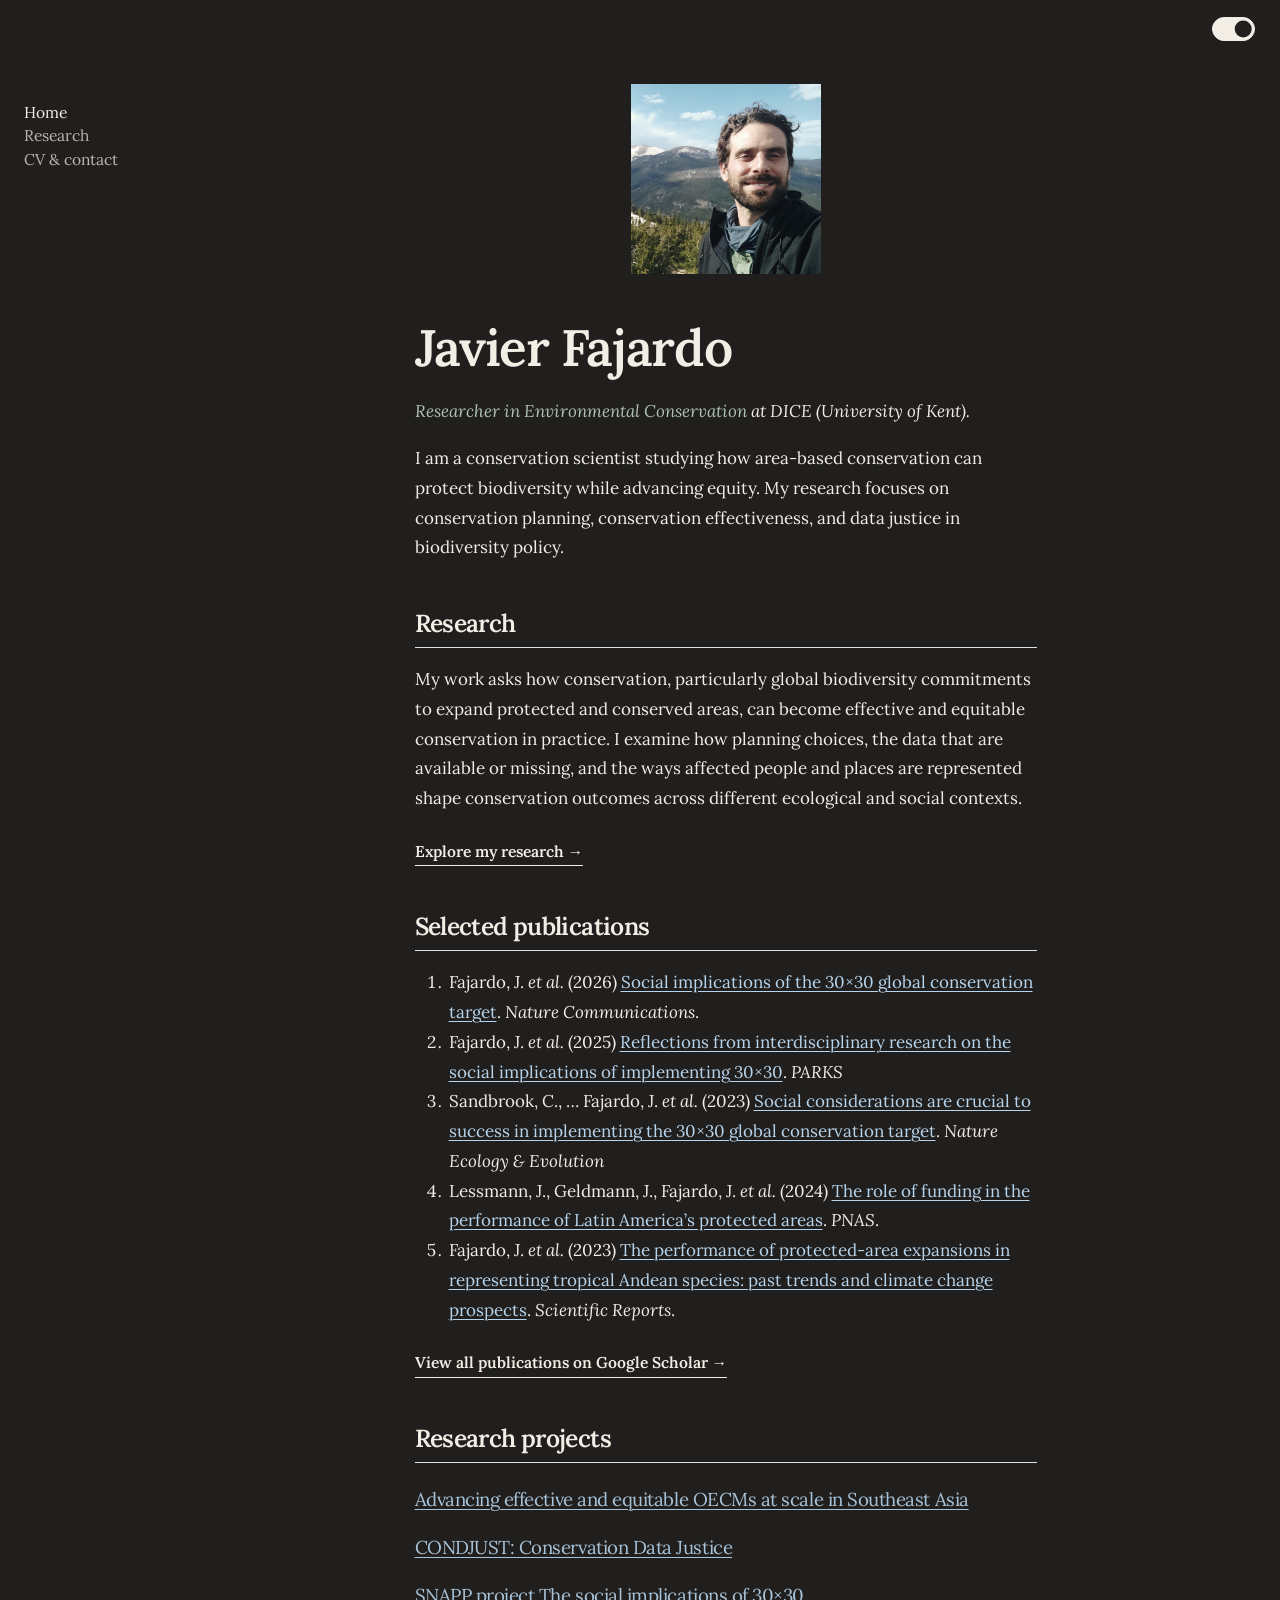
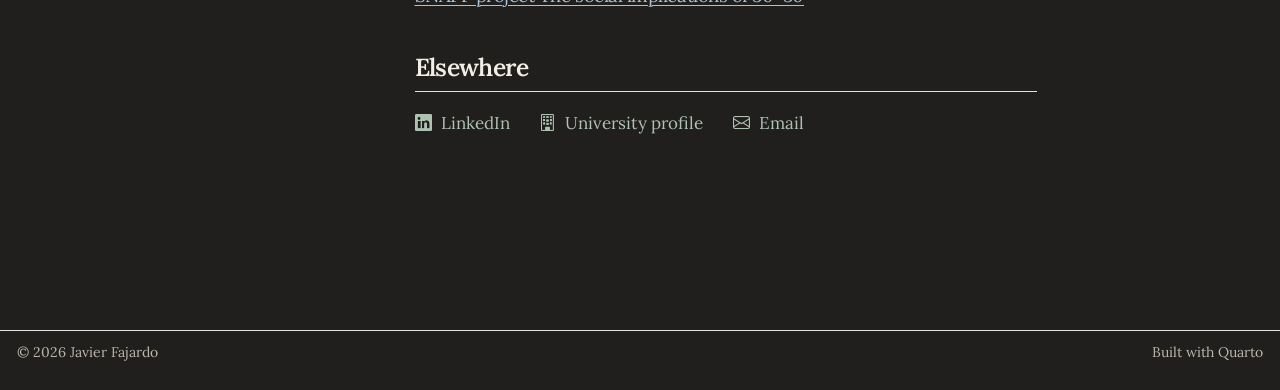
<file: index.html>
<!DOCTYPE html>
<html xmlns="http://www.w3.org/1999/xhtml" lang="en" xml:lang="en"><head>

<meta charset="utf-8">
<meta name="generator" content="quarto-1.9.37">

<meta name="viewport" content="width=device-width, initial-scale=1.0, user-scalable=yes">

<meta name="description" content="Javier Fajardo is a conservation scientist studying area-based conservation, biodiversity, conservation planning, conservation effectiveness, and conservation data justice.">

<title>Javier Fajardo</title>
<style>
/* Default styles provided by pandoc.
** See https://pandoc.org/MANUAL.html#variables-for-html for config info.
*/
code{white-space: pre-wrap;}
span.smallcaps{font-variant: small-caps;}
div.columns{display: flex; gap: min(4vw, 1.5em);}
div.column{flex: auto; overflow-x: auto;}
div.hanging-indent{margin-left: 1.5em; text-indent: -1.5em;}
ul.task-list{list-style: none;}
ul.task-list li input[type="checkbox"] {
  width: 0.8em;
  margin: 0 0.8em 0.2em -1em; /* quarto-specific, see https://github.com/quarto-dev/quarto-cli/issues/4556 */ 
  vertical-align: middle;
}
</style>


<script src="site_libs/quarto-nav/quarto-nav.js"></script>
<script src="site_libs/quarto-nav/headroom.min.js"></script>
<script src="site_libs/clipboard/clipboard.min.js"></script>
<script src="site_libs/quarto-search/autocomplete.umd.js"></script>
<script src="site_libs/quarto-search/fuse.min.js"></script>
<script src="site_libs/quarto-search/quarto-search.js"></script>
<meta name="quarto:offset" content="./">
<link href="./images/favicon.svg" rel="icon" type="image/svg+xml">
<script src="site_libs/quarto-html/quarto.js" type="module"></script>
<script src="site_libs/quarto-html/tabsets/tabsets.js" type="module"></script>
<script src="site_libs/quarto-html/popper.min.js"></script>
<script src="site_libs/quarto-html/tippy.umd.min.js"></script>
<script src="site_libs/quarto-html/anchor.min.js"></script>
<link href="site_libs/quarto-html/tippy.css" rel="stylesheet">
<link href="site_libs/quarto-html/quarto-syntax-highlighting-7f8f88aac4f3542376d5c11b86a4c14d.css" rel="stylesheet" id="quarto-text-highlighting-styles">
<script src="site_libs/bootstrap/bootstrap.min.js"></script>
<link href="site_libs/bootstrap/bootstrap-icons.css" rel="stylesheet">
<link href="site_libs/bootstrap/bootstrap-104f2622452aeaad4c018a66f4effed7.min.css" rel="stylesheet" append-hash="true" id="quarto-bootstrap" data-mode="light">
<script id="quarto-search-options" type="application/json">{
  "location": "sidebar",
  "copy-button": false,
  "collapse-after": 3,
  "panel-placement": "start",
  "type": "textbox",
  "limit": 50,
  "keyboard-shortcut": [
    "f",
    "/",
    "s"
  ],
  "show-item-context": false,
  "language": {
    "search-no-results-text": "No results",
    "search-matching-documents-text": "matching documents",
    "search-copy-link-title": "Copy link to search",
    "search-hide-matches-text": "Hide additional matches",
    "search-more-match-text": "more match in this document",
    "search-more-matches-text": "more matches in this document",
    "search-clear-button-title": "Clear",
    "search-text-placeholder": "",
    "search-detached-cancel-button-title": "Cancel",
    "search-submit-button-title": "Submit",
    "search-label": "Search"
  }
}</script>
<style>html{ scroll-behavior: smooth; }</style>
<script>

  document.addEventListener('DOMContentLoaded', () => {

    const savedTheme = localStorage.getItem('theme');

    if (savedTheme !== 'light') document.documentElement.classList.add('dark');



    const button = document.createElement('button');

    button.className = 'theme-toggle';

    button.type = 'button';

    button.setAttribute('aria-label', 'Toggle dark mode');

    button.setAttribute('title', 'Toggle dark mode');

    button.innerHTML = '<span aria-hidden="true"></span>';

    const host = document.querySelector('#quarto-content') || document.body;

    host.appendChild(button);



    button.addEventListener('click', () => {

      document.documentElement.classList.toggle('dark');

      localStorage.setItem('theme', document.documentElement.classList.contains('dark') ? 'dark' : 'light');

    });

  });

</script>



<!-- Moon style -->

<!-- <script>

  document.addEventListener('DOMContentLoaded', () => {

    const savedTheme = localStorage.getItem('theme');

    if (savedTheme !== 'light') document.documentElement.classList.add('dark');



    const button = document.createElement('button');

    button.className = 'theme-toggle';

    button.type = 'button';

    button.setAttribute('aria-label', 'Toggle dark mode');

    button.setAttribute('title', 'Toggle dark mode');

    button.innerHTML = '<span aria-hidden="true">◐</span>';

    const host = document.querySelector('#quarto-content') || document.body;

    host.appendChild(button);



    button.addEventListener('click', () => {

      document.documentElement.classList.toggle('dark');

      localStorage.setItem('theme', document.documentElement.classList.contains('dark') ? 'dark' : 'light');

    });

  });

</script> -->

<meta name="google-site-verification" content="JHCKP9dg2WoFgWSsbFkG-kSPM05Z5X3h9L20Aoi-szg">


<link rel="stylesheet" href="styles.css">
</head>

<body class="nav-sidebar docked fullcontent quarto-light">

<div id="quarto-search-results"></div>
  <header id="quarto-header" class="headroom fixed-top">
  <nav class="quarto-secondary-nav">
    <div class="container-fluid d-flex">
      <button type="button" class="quarto-btn-toggle btn" data-bs-toggle="collapse" role="button" data-bs-target=".quarto-sidebar-collapse-item" aria-controls="quarto-sidebar" aria-expanded="false" aria-label="Toggle sidebar navigation" onclick="if (window.quartoToggleHeadroom) { window.quartoToggleHeadroom(); }">
        <i class="bi bi-layout-text-sidebar-reverse"></i>
      </button>
        <nav class="quarto-page-breadcrumbs" aria-label="breadcrumb"><ol class="breadcrumb"><li class="breadcrumb-item"><a href="./index.html">Home</a></li></ol></nav>
        <a class="flex-grow-1" role="navigation" data-bs-toggle="collapse" data-bs-target=".quarto-sidebar-collapse-item" aria-controls="quarto-sidebar" aria-expanded="false" aria-label="Toggle sidebar navigation" onclick="if (window.quartoToggleHeadroom) { window.quartoToggleHeadroom(); }">      
        </a>
    </div>
  </nav>
</header>
<!-- content -->
<div id="quarto-content" class="quarto-container page-columns page-rows-contents page-layout-article">
<!-- sidebar -->
  <nav id="quarto-sidebar" class="sidebar collapse collapse-horizontal quarto-sidebar-collapse-item sidebar-navigation docked overflow-auto">
    <div class="pt-lg-2 mt-2 text-left sidebar-header">
    <div class="sidebar-title mb-0 py-0">
      <a href="./">Javier Fajardo</a> 
    </div>
      </div>
    <div class="sidebar-menu-container"> 
    <ul class="list-unstyled mt-1">
        <li class="sidebar-item">
  <div class="sidebar-item-container"> 
  <a href="./index.html" class="sidebar-item-text sidebar-link active">
 <span class="menu-text">Home</span></a>
  </div>
</li>
        <li class="sidebar-item">
  <div class="sidebar-item-container"> 
  <a href="./research.html" class="sidebar-item-text sidebar-link">
 <span class="menu-text">Research</span></a>
  </div>
</li>
        <li class="sidebar-item">
  <div class="sidebar-item-container"> 
  <a href="./cv.html" class="sidebar-item-text sidebar-link">
 <span class="menu-text">CV &amp; contact</span></a>
  </div>
</li>
    </ul>
    </div>
</nav>
<div id="quarto-sidebar-glass" class="quarto-sidebar-collapse-item" data-bs-toggle="collapse" data-bs-target=".quarto-sidebar-collapse-item"></div>
<!-- margin-sidebar -->
    
<!-- main -->
<main class="content" id="quarto-document-content"><header id="title-block-header" class="quarto-title-block"></header>




<div class="quarto-figure quarto-figure-center">
<figure class="figure">
<p><img src="images/Photo - Javier Fajardo.jpg" class="img-fluid quarto-figure quarto-figure-center figure-img" alt="Portrait of Javier Fajardo" width="190"></p>
</figure>
</div>
<section id="javier-fajardo" class="level1">
<h1>Javier Fajardo</h1>
<p><span class="accent"><em>Researcher in Environmental Conservation</em></span> <em>at DICE (University of Kent).</em></p>
<p>I am a conservation scientist studying how area-based conservation can protect biodiversity while advancing equity. My research focuses on conservation planning, conservation effectiveness, and data justice in biodiversity policy.</p>
<section id="research" class="level2">
<h2 class="anchored" data-anchor-id="research">Research</h2>
<p>My work asks how conservation, particularly global biodiversity commitments to expand protected and conserved areas, can become effective and equitable conservation in practice. I examine how planning choices, the data that are available or missing, and the ways affected people and places are represented shape conservation outcomes across different ecological and social contexts.</p>
<p><a href="./research.html" class="button-link">Explore my research →</a></p>
</section>
<section id="selected-publications" class="level2">
<h2 class="anchored" data-anchor-id="selected-publications">Selected publications</h2>
<ol type="1">
<li>Fajardo, J. <em>et al.</em> (2026) <a href="https://doi.org/10.1038/s41467-026-71860-8">Social implications of the 30×30 global conservation target</a>. <em>Nature Communications</em>.</li>
<li>Fajardo, J. <em>et al.</em> (2025) <a href="https://doi.org/10.2305/nfzn8173">Reflections from interdisciplinary research on the social implications of implementing 30×30</a>. <em>PARKS</em></li>
<li>Sandbrook, C., … Fajardo, J. <em>et al.</em> (2023) <a href="https://doi.org/10.1038/s41559-023-02048-2">Social considerations are crucial to success in implementing the 30×30 global conservation target</a>. <em>Nature Ecology &amp; Evolution</em></li>
<li>Lessmann, J., Geldmann, J., Fajardo, J. <em>et al.</em> (2024) <a href="https://doi.org/10.1073/pnas.2307521121">The role of funding in the performance of Latin America’s protected areas</a>. <em>PNAS</em>.</li>
<li>Fajardo, J. <em>et al.</em> (2023) <a href="https://doi.org/10.1038/s41598-022-27365-7">The performance of protected-area expansions in representing tropical Andean species: past trends and climate change prospects</a>. <em>Scientific Reports</em>.</li>
</ol>
<p><a href="https://scholar.google.com/citations?user=L30b63UAAAAJ&amp;hl=es" class="button-link">View all publications on Google Scholar →</a></p>
</section>
<section id="research-projects" class="level2">
<h2 class="anchored" data-anchor-id="research-projects">Research projects</h2>
<section id="advancing-effective-and-equitable-oecms-at-scale-in-southeast-asia" class="level3">
<h3 class="anchored" data-anchor-id="advancing-effective-and-equitable-oecms-at-scale-in-southeast-asia"><a href="https://research.kent.ac.uk/sharing-space-for-nature/">Advancing effective and equitable OECMs at scale in Southeast Asia</a></h3>
</section>
<section id="condjust-conservation-data-justice" class="level3">
<h3 class="anchored" data-anchor-id="condjust-conservation-data-justice"><a href="https://condjust.eu/">CONDJUST: Conservation Data Justice</a></h3>
</section>
<section id="snapp-project-the-social-implications-of-3030" class="level3">
<h3 class="anchored" data-anchor-id="snapp-project-the-social-implications-of-3030"><a href="https://snappartnership.net/team/the-social-implications-of-30-x-30/">SNAPP project The social implications of 30×30</a></h3>
</section>
</section>
<section id="elsewhere" class="level2">
<h2 class="anchored" data-anchor-id="elsewhere">Elsewhere</h2>
<div class="profile-links">
<p><a href="https://www.linkedin.com/in/javier-fajardo-80aa76319"> <i class="bi bi-linkedin"></i> LinkedIn </a> <a href="https://scholar.google.com/citations?user=L30b63UAAAAJ&amp;hl=es"> <i class="bi bi-building"></i> University profile </a> <a href="mailto:javierfjrdo@gmail.com"> <i class="bi bi-envelope"></i> Email </a></p>
</div>


</section>
</section>

</main> <!-- /main -->
<script id="quarto-html-after-body" type="application/javascript">
  window.document.addEventListener("DOMContentLoaded", function (event) {
    const icon = "";
    const anchorJS = new window.AnchorJS();
    anchorJS.options = {
      placement: 'right',
      icon: icon
    };
    anchorJS.add('.anchored');
    const isCodeAnnotation = (el) => {
      for (const clz of el.classList) {
        if (clz.startsWith('code-annotation-')) {                     
          return true;
        }
      }
      return false;
    }
    const onCopySuccess = function(e) {
      // button target
      const button = e.trigger;
      // don't keep focus
      button.blur();
      // flash "checked"
      button.classList.add('code-copy-button-checked');
      var currentTitle = button.getAttribute("title");
      button.setAttribute("title", "Copied!");
      let tooltip;
      if (window.bootstrap) {
        button.setAttribute("data-bs-toggle", "tooltip");
        button.setAttribute("data-bs-placement", "left");
        button.setAttribute("data-bs-title", "Copied!");
        tooltip = new bootstrap.Tooltip(button, 
          { trigger: "manual", 
            customClass: "code-copy-button-tooltip",
            offset: [0, -8]});
        tooltip.show();    
      }
      setTimeout(function() {
        if (tooltip) {
          tooltip.hide();
          button.removeAttribute("data-bs-title");
          button.removeAttribute("data-bs-toggle");
          button.removeAttribute("data-bs-placement");
        }
        button.setAttribute("title", currentTitle);
        button.classList.remove('code-copy-button-checked');
      }, 1000);
      // clear code selection
      e.clearSelection();
    }
    const getTextToCopy = function(trigger) {
      const outerScaffold = trigger.parentElement.cloneNode(true);
      const codeEl = outerScaffold.querySelector('code');
      for (const childEl of codeEl.children) {
        if (isCodeAnnotation(childEl)) {
          childEl.remove();
        }
      }
      return codeEl.innerText;
    }
    const clipboard = new window.ClipboardJS('.code-copy-button:not([data-in-quarto-modal])', {
      text: getTextToCopy
    });
    clipboard.on('success', onCopySuccess);
    if (window.document.getElementById('quarto-embedded-source-code-modal')) {
      const clipboardModal = new window.ClipboardJS('.code-copy-button[data-in-quarto-modal]', {
        text: getTextToCopy,
        container: window.document.getElementById('quarto-embedded-source-code-modal')
      });
      clipboardModal.on('success', onCopySuccess);
    }
      var localhostRegex = new RegExp(/^(?:http|https):\/\/localhost\:?[0-9]*\//);
      var mailtoRegex = new RegExp(/^mailto:/);
        var filterRegex = new RegExp("https:\/\/fajardojavier\.github\.io\/");
      var isInternal = (href) => {
          return filterRegex.test(href) || localhostRegex.test(href) || mailtoRegex.test(href);
      }
      // Inspect non-navigation links and adorn them if external
     var links = window.document.querySelectorAll('a[href]:not(.nav-link):not(.navbar-brand):not(.toc-action):not(.sidebar-link):not(.sidebar-item-toggle):not(.pagination-link):not(.no-external):not([aria-hidden]):not(.dropdown-item):not(.quarto-navigation-tool):not(.about-link)');
      for (var i=0; i<links.length; i++) {
        const link = links[i];
        if (!isInternal(link.href)) {
          // undo the damage that might have been done by quarto-nav.js in the case of
          // links that we want to consider external
          if (link.dataset.originalHref !== undefined) {
            link.href = link.dataset.originalHref;
          }
        }
      }
    function tippyHover(el, contentFn, onTriggerFn, onUntriggerFn) {
      const config = {
        allowHTML: true,
        maxWidth: 500,
        delay: 100,
        arrow: false,
        appendTo: function(el) {
            return el.parentElement;
        },
        interactive: true,
        interactiveBorder: 10,
        theme: 'quarto',
        placement: 'bottom-start',
      };
      if (contentFn) {
        config.content = contentFn;
      }
      if (onTriggerFn) {
        config.onTrigger = onTriggerFn;
      }
      if (onUntriggerFn) {
        config.onUntrigger = onUntriggerFn;
      }
      window.tippy(el, config); 
    }
    const noterefs = window.document.querySelectorAll('a[role="doc-noteref"]');
    for (var i=0; i<noterefs.length; i++) {
      const ref = noterefs[i];
      tippyHover(ref, function() {
        // use id or data attribute instead here
        let href = ref.getAttribute('data-footnote-href') || ref.getAttribute('href');
        try { href = new URL(href).hash; } catch {}
        const id = href.replace(/^#\/?/, "");
        const note = window.document.getElementById(id);
        if (note) {
          return note.innerHTML;
        } else {
          return "";
        }
      });
    }
    const xrefs = window.document.querySelectorAll('a.quarto-xref');
    const processXRef = (id, note) => {
      // Strip column container classes
      const stripColumnClz = (el) => {
        el.classList.remove("page-full", "page-columns");
        if (el.children) {
          for (const child of el.children) {
            stripColumnClz(child);
          }
        }
      }
      stripColumnClz(note)
      if (id === null || id.startsWith('sec-')) {
        // Special case sections, only their first couple elements
        const container = document.createElement("div");
        if (note.children && note.children.length > 2) {
          container.appendChild(note.children[0].cloneNode(true));
          for (let i = 1; i < note.children.length; i++) {
            const child = note.children[i];
            if (child.tagName === "P" && child.innerText === "") {
              continue;
            } else {
              container.appendChild(child.cloneNode(true));
              break;
            }
          }
          if (window.Quarto?.typesetMath) {
            window.Quarto.typesetMath(container);
          }
          return container.innerHTML
        } else {
          if (window.Quarto?.typesetMath) {
            window.Quarto.typesetMath(note);
          }
          return note.innerHTML;
        }
      } else {
        // Remove any anchor links if they are present
        const anchorLink = note.querySelector('a.anchorjs-link');
        if (anchorLink) {
          anchorLink.remove();
        }
        if (window.Quarto?.typesetMath) {
          window.Quarto.typesetMath(note);
        }
        if (note.classList.contains("callout")) {
          return note.outerHTML;
        } else {
          return note.innerHTML;
        }
      }
    }
    for (var i=0; i<xrefs.length; i++) {
      const xref = xrefs[i];
      tippyHover(xref, undefined, function(instance) {
        instance.disable();
        let url = xref.getAttribute('href');
        let hash = undefined; 
        if (url.startsWith('#')) {
          hash = url;
        } else {
          try { hash = new URL(url).hash; } catch {}
        }
        if (hash) {
          const id = hash.replace(/^#\/?/, "");
          const note = window.document.getElementById(id);
          if (note !== null) {
            try {
              const html = processXRef(id, note.cloneNode(true));
              instance.setContent(html);
            } finally {
              instance.enable();
              instance.show();
            }
          } else {
            // See if we can fetch this
            fetch(url.split('#')[0])
            .then(res => res.text())
            .then(html => {
              const parser = new DOMParser();
              const htmlDoc = parser.parseFromString(html, "text/html");
              const note = htmlDoc.getElementById(id);
              if (note !== null) {
                const html = processXRef(id, note);
                instance.setContent(html);
              } 
            }).finally(() => {
              instance.enable();
              instance.show();
            });
          }
        } else {
          // See if we can fetch a full url (with no hash to target)
          // This is a special case and we should probably do some content thinning / targeting
          fetch(url)
          .then(res => res.text())
          .then(html => {
            const parser = new DOMParser();
            const htmlDoc = parser.parseFromString(html, "text/html");
            const note = htmlDoc.querySelector('main.content');
            if (note !== null) {
              // This should only happen for chapter cross references
              // (since there is no id in the URL)
              // remove the first header
              if (note.children.length > 0 && note.children[0].tagName === "HEADER") {
                note.children[0].remove();
              }
              const html = processXRef(null, note);
              instance.setContent(html);
            } 
          }).finally(() => {
            instance.enable();
            instance.show();
          });
        }
      }, function(instance) {
      });
    }
        let selectedAnnoteEl;
        const selectorForAnnotation = ( cell, annotation) => {
          let cellAttr = 'data-code-cell="' + cell + '"';
          let lineAttr = 'data-code-annotation="' +  annotation + '"';
          const selector = 'span[' + cellAttr + '][' + lineAttr + ']';
          return selector;
        }
        const selectCodeLines = (annoteEl) => {
          const doc = window.document;
          const targetCell = annoteEl.getAttribute("data-target-cell");
          const targetAnnotation = annoteEl.getAttribute("data-target-annotation");
          const annoteSpan = window.document.querySelector(selectorForAnnotation(targetCell, targetAnnotation));
          const lines = annoteSpan.getAttribute("data-code-lines").split(",");
          const lineIds = lines.map((line) => {
            return targetCell + "-" + line;
          })
          let top = null;
          let height = null;
          let parent = null;
          if (lineIds.length > 0) {
              //compute the position of the single el (top and bottom and make a div)
              const el = window.document.getElementById(lineIds[0]);
              top = el.offsetTop;
              height = el.offsetHeight;
              parent = el.parentElement.parentElement;
            if (lineIds.length > 1) {
              const lastEl = window.document.getElementById(lineIds[lineIds.length - 1]);
              const bottom = lastEl.offsetTop + lastEl.offsetHeight;
              height = bottom - top;
            }
            if (top !== null && height !== null && parent !== null) {
              // cook up a div (if necessary) and position it 
              let div = window.document.getElementById("code-annotation-line-highlight");
              if (div === null) {
                div = window.document.createElement("div");
                div.setAttribute("id", "code-annotation-line-highlight");
                div.style.position = 'absolute';
                parent.appendChild(div);
              }
              div.style.top = top - 2 + "px";
              div.style.height = height + 4 + "px";
              div.style.left = 0;
              let gutterDiv = window.document.getElementById("code-annotation-line-highlight-gutter");
              if (gutterDiv === null) {
                gutterDiv = window.document.createElement("div");
                gutterDiv.setAttribute("id", "code-annotation-line-highlight-gutter");
                gutterDiv.style.position = 'absolute';
                const codeCell = window.document.getElementById(targetCell);
                const gutter = codeCell.querySelector('.code-annotation-gutter');
                gutter.appendChild(gutterDiv);
              }
              gutterDiv.style.top = top - 2 + "px";
              gutterDiv.style.height = height + 4 + "px";
            }
            selectedAnnoteEl = annoteEl;
          }
        };
        const unselectCodeLines = () => {
          const elementsIds = ["code-annotation-line-highlight", "code-annotation-line-highlight-gutter"];
          elementsIds.forEach((elId) => {
            const div = window.document.getElementById(elId);
            if (div) {
              div.remove();
            }
          });
          selectedAnnoteEl = undefined;
        };
          // Handle positioning of the toggle
      window.addEventListener(
        "resize",
        throttle(() => {
          elRect = undefined;
          if (selectedAnnoteEl) {
            selectCodeLines(selectedAnnoteEl);
          }
        }, 10)
      );
      function throttle(fn, ms) {
      let throttle = false;
      let timer;
        return (...args) => {
          if(!throttle) { // first call gets through
              fn.apply(this, args);
              throttle = true;
          } else { // all the others get throttled
              if(timer) clearTimeout(timer); // cancel #2
              timer = setTimeout(() => {
                fn.apply(this, args);
                timer = throttle = false;
              }, ms);
          }
        };
      }
        // Attach click handler to the DT
        const annoteDls = window.document.querySelectorAll('dt[data-target-cell]');
        for (const annoteDlNode of annoteDls) {
          annoteDlNode.addEventListener('click', (event) => {
            const clickedEl = event.target;
            if (clickedEl !== selectedAnnoteEl) {
              unselectCodeLines();
              const activeEl = window.document.querySelector('dt[data-target-cell].code-annotation-active');
              if (activeEl) {
                activeEl.classList.remove('code-annotation-active');
              }
              selectCodeLines(clickedEl);
              clickedEl.classList.add('code-annotation-active');
            } else {
              // Unselect the line
              unselectCodeLines();
              clickedEl.classList.remove('code-annotation-active');
            }
          });
        }
    const findCites = (el) => {
      const parentEl = el.parentElement;
      if (parentEl) {
        const cites = parentEl.dataset.cites;
        if (cites) {
          return {
            el,
            cites: cites.split(' ')
          };
        } else {
          return findCites(el.parentElement)
        }
      } else {
        return undefined;
      }
    };
    var bibliorefs = window.document.querySelectorAll('a[role="doc-biblioref"]');
    for (var i=0; i<bibliorefs.length; i++) {
      const ref = bibliorefs[i];
      const citeInfo = findCites(ref);
      if (citeInfo) {
        tippyHover(citeInfo.el, function() {
          var popup = window.document.createElement('div');
          citeInfo.cites.forEach(function(cite) {
            var citeDiv = window.document.createElement('div');
            citeDiv.classList.add('hanging-indent');
            citeDiv.classList.add('csl-entry');
            var biblioDiv = window.document.getElementById('ref-' + cite);
            if (biblioDiv) {
              citeDiv.innerHTML = biblioDiv.innerHTML;
            }
            popup.appendChild(citeDiv);
          });
          return popup.innerHTML;
        });
      }
    }
  });
  </script>
</div> <!-- /content -->
<footer class="footer">
  <div class="nav-footer">
    <div class="nav-footer-left">
<p>© 2026 Javier Fajardo</p>
</div>   
    <div class="nav-footer-center">
      &nbsp;
    </div>
    <div class="nav-footer-right">
<p>Built with Quarto</p>
</div>
  </div>
</footer>




<script src="site_libs/quarto-html/zenscroll-min.js"></script>
</body></html>
</file>
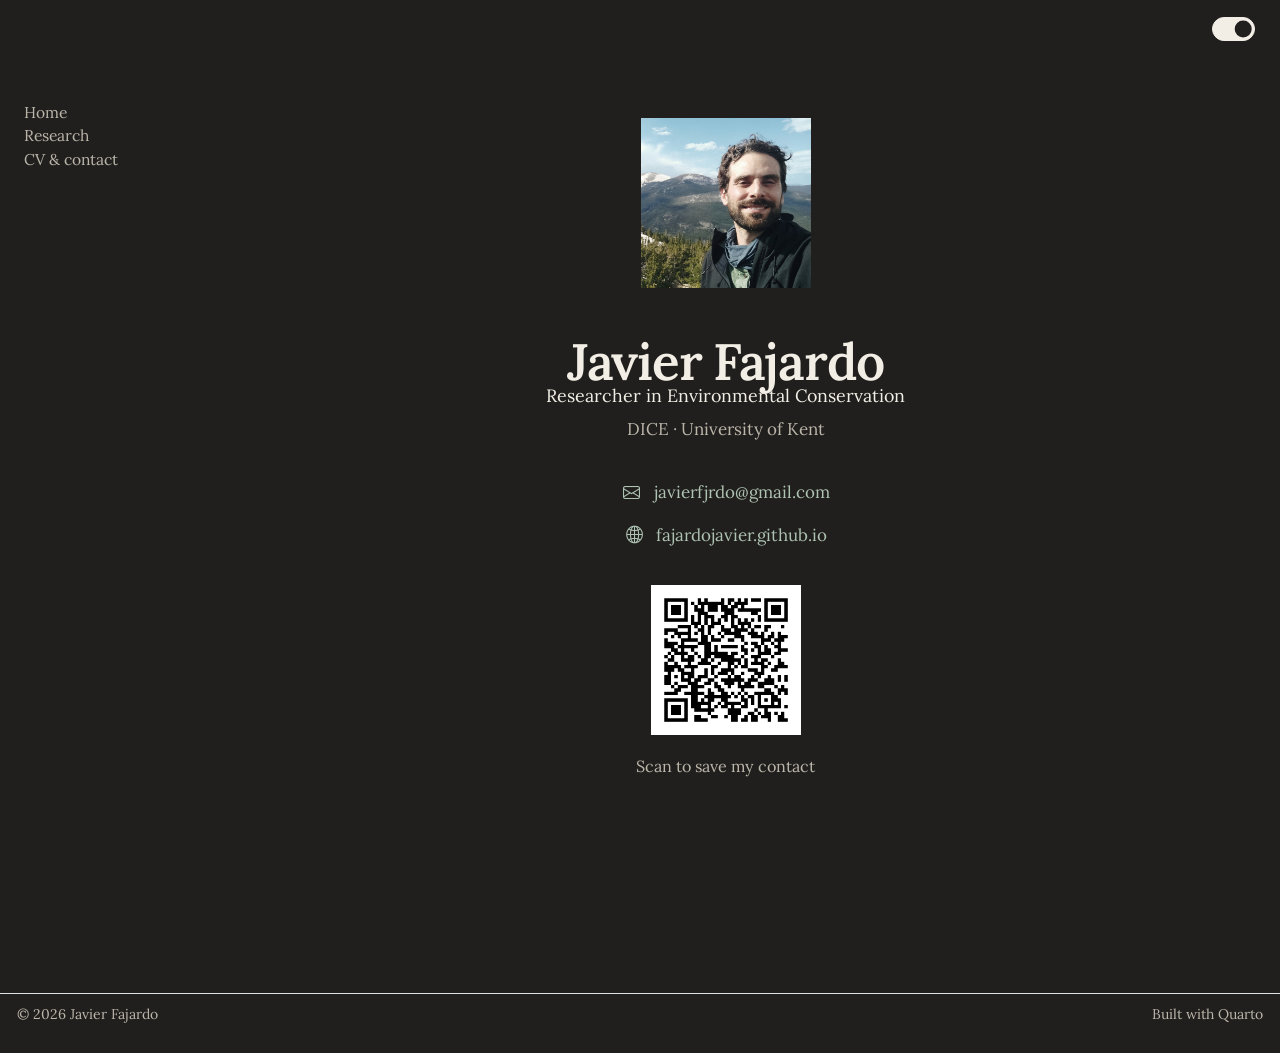
<file: card-print.html>
<!DOCTYPE html>
<html xmlns="http://www.w3.org/1999/xhtml" lang="en" xml:lang="en"><head>

<meta charset="utf-8">
<meta name="generator" content="quarto-1.9.37">

<meta name="viewport" content="width=device-width, initial-scale=1.0, user-scalable=yes">


<title>card-print – Javier Fajardo</title>
<style>
/* Default styles provided by pandoc.
** See https://pandoc.org/MANUAL.html#variables-for-html for config info.
*/
code{white-space: pre-wrap;}
span.smallcaps{font-variant: small-caps;}
div.columns{display: flex; gap: min(4vw, 1.5em);}
div.column{flex: auto; overflow-x: auto;}
div.hanging-indent{margin-left: 1.5em; text-indent: -1.5em;}
ul.task-list{list-style: none;}
ul.task-list li input[type="checkbox"] {
  width: 0.8em;
  margin: 0 0.8em 0.2em -1em; /* quarto-specific, see https://github.com/quarto-dev/quarto-cli/issues/4556 */ 
  vertical-align: middle;
}
</style>


<script src="site_libs/quarto-nav/quarto-nav.js"></script>
<script src="site_libs/quarto-nav/headroom.min.js"></script>
<script src="site_libs/clipboard/clipboard.min.js"></script>
<script src="site_libs/quarto-search/autocomplete.umd.js"></script>
<script src="site_libs/quarto-search/fuse.min.js"></script>
<script src="site_libs/quarto-search/quarto-search.js"></script>
<meta name="quarto:offset" content="./">
<link href="./images/favicon.svg" rel="icon" type="image/svg+xml">
<script src="site_libs/quarto-html/quarto.js" type="module"></script>
<script src="site_libs/quarto-html/tabsets/tabsets.js" type="module"></script>
<script src="site_libs/quarto-html/popper.min.js"></script>
<script src="site_libs/quarto-html/tippy.umd.min.js"></script>
<script src="site_libs/quarto-html/anchor.min.js"></script>
<link href="site_libs/quarto-html/tippy.css" rel="stylesheet">
<link href="site_libs/quarto-html/quarto-syntax-highlighting-7f8f88aac4f3542376d5c11b86a4c14d.css" rel="stylesheet" id="quarto-text-highlighting-styles">
<script src="site_libs/bootstrap/bootstrap.min.js"></script>
<link href="site_libs/bootstrap/bootstrap-icons.css" rel="stylesheet">
<link href="site_libs/bootstrap/bootstrap-104f2622452aeaad4c018a66f4effed7.min.css" rel="stylesheet" append-hash="true" id="quarto-bootstrap" data-mode="light">
<script id="quarto-search-options" type="application/json">{
  "location": "sidebar",
  "copy-button": false,
  "collapse-after": 3,
  "panel-placement": "start",
  "type": "textbox",
  "limit": 50,
  "keyboard-shortcut": [
    "f",
    "/",
    "s"
  ],
  "show-item-context": false,
  "language": {
    "search-no-results-text": "No results",
    "search-matching-documents-text": "matching documents",
    "search-copy-link-title": "Copy link to search",
    "search-hide-matches-text": "Hide additional matches",
    "search-more-match-text": "more match in this document",
    "search-more-matches-text": "more matches in this document",
    "search-clear-button-title": "Clear",
    "search-text-placeholder": "",
    "search-detached-cancel-button-title": "Cancel",
    "search-submit-button-title": "Submit",
    "search-label": "Search"
  }
}</script>
<style>html{ scroll-behavior: smooth; }</style>
<script>

  document.addEventListener('DOMContentLoaded', () => {

    const savedTheme = localStorage.getItem('theme');

    if (savedTheme !== 'light') document.documentElement.classList.add('dark');



    const button = document.createElement('button');

    button.className = 'theme-toggle';

    button.type = 'button';

    button.setAttribute('aria-label', 'Toggle dark mode');

    button.setAttribute('title', 'Toggle dark mode');

    button.innerHTML = '<span aria-hidden="true"></span>';

    const host = document.querySelector('#quarto-content') || document.body;

    host.appendChild(button);



    button.addEventListener('click', () => {

      document.documentElement.classList.toggle('dark');

      localStorage.setItem('theme', document.documentElement.classList.contains('dark') ? 'dark' : 'light');

    });

  });

</script>



<!-- Moon style -->

<!-- <script>

  document.addEventListener('DOMContentLoaded', () => {

    const savedTheme = localStorage.getItem('theme');

    if (savedTheme !== 'light') document.documentElement.classList.add('dark');



    const button = document.createElement('button');

    button.className = 'theme-toggle';

    button.type = 'button';

    button.setAttribute('aria-label', 'Toggle dark mode');

    button.setAttribute('title', 'Toggle dark mode');

    button.innerHTML = '<span aria-hidden="true">◐</span>';

    const host = document.querySelector('#quarto-content') || document.body;

    host.appendChild(button);



    button.addEventListener('click', () => {

      document.documentElement.classList.toggle('dark');

      localStorage.setItem('theme', document.documentElement.classList.contains('dark') ? 'dark' : 'light');

    });

  });

</script> -->

<meta name="google-site-verification" content="JHCKP9dg2WoFgWSsbFkG-kSPM05Z5X3h9L20Aoi-szg">


<link rel="stylesheet" href="styles.css">
</head>

<body class="nav-sidebar docked fullcontent quarto-light">

<div id="quarto-search-results"></div>
  <header id="quarto-header" class="headroom fixed-top">
  <nav class="quarto-secondary-nav">
    <div class="container-fluid d-flex">
      <button type="button" class="quarto-btn-toggle btn" data-bs-toggle="collapse" role="button" data-bs-target=".quarto-sidebar-collapse-item" aria-controls="quarto-sidebar" aria-expanded="false" aria-label="Toggle sidebar navigation" onclick="if (window.quartoToggleHeadroom) { window.quartoToggleHeadroom(); }">
        <i class="bi bi-layout-text-sidebar-reverse"></i>
      </button>
        <nav class="quarto-page-breadcrumbs" aria-label="breadcrumb"><ol class="breadcrumb"><li class="breadcrumb-item">
      Javier Fajardo
      </li></ol></nav>
        <a class="flex-grow-1" role="navigation" data-bs-toggle="collapse" data-bs-target=".quarto-sidebar-collapse-item" aria-controls="quarto-sidebar" aria-expanded="false" aria-label="Toggle sidebar navigation" onclick="if (window.quartoToggleHeadroom) { window.quartoToggleHeadroom(); }">      
        </a>
    </div>
  </nav>
</header>
<!-- content -->
<div id="quarto-content" class="quarto-container page-columns page-rows-contents page-layout-article">
<!-- sidebar -->
  <nav id="quarto-sidebar" class="sidebar collapse collapse-horizontal quarto-sidebar-collapse-item sidebar-navigation docked overflow-auto">
    <div class="pt-lg-2 mt-2 text-left sidebar-header">
    <div class="sidebar-title mb-0 py-0">
      <a href="./">Javier Fajardo</a> 
    </div>
      </div>
    <div class="sidebar-menu-container"> 
    <ul class="list-unstyled mt-1">
        <li class="sidebar-item">
  <div class="sidebar-item-container"> 
  <a href="./index.html" class="sidebar-item-text sidebar-link">
 <span class="menu-text">Home</span></a>
  </div>
</li>
        <li class="sidebar-item">
  <div class="sidebar-item-container"> 
  <a href="./research.html" class="sidebar-item-text sidebar-link">
 <span class="menu-text">Research</span></a>
  </div>
</li>
        <li class="sidebar-item">
  <div class="sidebar-item-container"> 
  <a href="./cv.html" class="sidebar-item-text sidebar-link">
 <span class="menu-text">CV &amp; contact</span></a>
  </div>
</li>
    </ul>
    </div>
</nav>
<div id="quarto-sidebar-glass" class="quarto-sidebar-collapse-item" data-bs-toggle="collapse" data-bs-target=".quarto-sidebar-collapse-item"></div>
<!-- margin-sidebar -->
    
<!-- main -->
<main class="content" id="quarto-document-content"><header id="title-block-header" class="quarto-title-block"></header>




<div class="card-print-page">
<div class="quarto-figure quarto-figure-center">
<figure class="figure">
<p><img src="images/Photo - Javier Fajardo.jpg" class="img-fluid quarto-figure quarto-figure-center figure-img" alt="Portrait of Javier Fajardo" width="170"></p>
</figure>
</div>
<section id="javier-fajardo" class="level1">
<h1>Javier Fajardo</h1>
<p class="card-subtitle">
Researcher in Environmental Conservation
</p>
<p class="card-affiliation">
DICE · University of Kent
</p>
<div class="card-print-contact">
<p>
<i class="bi bi-envelope" aria-hidden="true"></i> javierfjrdo@gmail.com
</p>
<p>
<i class="bi bi-globe2" aria-hidden="true"></i> fajardojavier.github.io
</p>
</div>
<div class="card-print-qr">
<p><img src="images/card-qr.png" class="img-fluid" alt="QR code to save Javier Fajardo's contact"></p>
<p>
Scan to save my contact
</p>
</div>
</section>
</div>



</main> <!-- /main -->
<script id="quarto-html-after-body" type="application/javascript">
  window.document.addEventListener("DOMContentLoaded", function (event) {
    const icon = "";
    const anchorJS = new window.AnchorJS();
    anchorJS.options = {
      placement: 'right',
      icon: icon
    };
    anchorJS.add('.anchored');
    const isCodeAnnotation = (el) => {
      for (const clz of el.classList) {
        if (clz.startsWith('code-annotation-')) {                     
          return true;
        }
      }
      return false;
    }
    const onCopySuccess = function(e) {
      // button target
      const button = e.trigger;
      // don't keep focus
      button.blur();
      // flash "checked"
      button.classList.add('code-copy-button-checked');
      var currentTitle = button.getAttribute("title");
      button.setAttribute("title", "Copied!");
      let tooltip;
      if (window.bootstrap) {
        button.setAttribute("data-bs-toggle", "tooltip");
        button.setAttribute("data-bs-placement", "left");
        button.setAttribute("data-bs-title", "Copied!");
        tooltip = new bootstrap.Tooltip(button, 
          { trigger: "manual", 
            customClass: "code-copy-button-tooltip",
            offset: [0, -8]});
        tooltip.show();    
      }
      setTimeout(function() {
        if (tooltip) {
          tooltip.hide();
          button.removeAttribute("data-bs-title");
          button.removeAttribute("data-bs-toggle");
          button.removeAttribute("data-bs-placement");
        }
        button.setAttribute("title", currentTitle);
        button.classList.remove('code-copy-button-checked');
      }, 1000);
      // clear code selection
      e.clearSelection();
    }
    const getTextToCopy = function(trigger) {
      const outerScaffold = trigger.parentElement.cloneNode(true);
      const codeEl = outerScaffold.querySelector('code');
      for (const childEl of codeEl.children) {
        if (isCodeAnnotation(childEl)) {
          childEl.remove();
        }
      }
      return codeEl.innerText;
    }
    const clipboard = new window.ClipboardJS('.code-copy-button:not([data-in-quarto-modal])', {
      text: getTextToCopy
    });
    clipboard.on('success', onCopySuccess);
    if (window.document.getElementById('quarto-embedded-source-code-modal')) {
      const clipboardModal = new window.ClipboardJS('.code-copy-button[data-in-quarto-modal]', {
        text: getTextToCopy,
        container: window.document.getElementById('quarto-embedded-source-code-modal')
      });
      clipboardModal.on('success', onCopySuccess);
    }
      var localhostRegex = new RegExp(/^(?:http|https):\/\/localhost\:?[0-9]*\//);
      var mailtoRegex = new RegExp(/^mailto:/);
        var filterRegex = new RegExp("https:\/\/fajardojavier\.github\.io\/");
      var isInternal = (href) => {
          return filterRegex.test(href) || localhostRegex.test(href) || mailtoRegex.test(href);
      }
      // Inspect non-navigation links and adorn them if external
     var links = window.document.querySelectorAll('a[href]:not(.nav-link):not(.navbar-brand):not(.toc-action):not(.sidebar-link):not(.sidebar-item-toggle):not(.pagination-link):not(.no-external):not([aria-hidden]):not(.dropdown-item):not(.quarto-navigation-tool):not(.about-link)');
      for (var i=0; i<links.length; i++) {
        const link = links[i];
        if (!isInternal(link.href)) {
          // undo the damage that might have been done by quarto-nav.js in the case of
          // links that we want to consider external
          if (link.dataset.originalHref !== undefined) {
            link.href = link.dataset.originalHref;
          }
        }
      }
    function tippyHover(el, contentFn, onTriggerFn, onUntriggerFn) {
      const config = {
        allowHTML: true,
        maxWidth: 500,
        delay: 100,
        arrow: false,
        appendTo: function(el) {
            return el.parentElement;
        },
        interactive: true,
        interactiveBorder: 10,
        theme: 'quarto',
        placement: 'bottom-start',
      };
      if (contentFn) {
        config.content = contentFn;
      }
      if (onTriggerFn) {
        config.onTrigger = onTriggerFn;
      }
      if (onUntriggerFn) {
        config.onUntrigger = onUntriggerFn;
      }
      window.tippy(el, config); 
    }
    const noterefs = window.document.querySelectorAll('a[role="doc-noteref"]');
    for (var i=0; i<noterefs.length; i++) {
      const ref = noterefs[i];
      tippyHover(ref, function() {
        // use id or data attribute instead here
        let href = ref.getAttribute('data-footnote-href') || ref.getAttribute('href');
        try { href = new URL(href).hash; } catch {}
        const id = href.replace(/^#\/?/, "");
        const note = window.document.getElementById(id);
        if (note) {
          return note.innerHTML;
        } else {
          return "";
        }
      });
    }
    const xrefs = window.document.querySelectorAll('a.quarto-xref');
    const processXRef = (id, note) => {
      // Strip column container classes
      const stripColumnClz = (el) => {
        el.classList.remove("page-full", "page-columns");
        if (el.children) {
          for (const child of el.children) {
            stripColumnClz(child);
          }
        }
      }
      stripColumnClz(note)
      if (id === null || id.startsWith('sec-')) {
        // Special case sections, only their first couple elements
        const container = document.createElement("div");
        if (note.children && note.children.length > 2) {
          container.appendChild(note.children[0].cloneNode(true));
          for (let i = 1; i < note.children.length; i++) {
            const child = note.children[i];
            if (child.tagName === "P" && child.innerText === "") {
              continue;
            } else {
              container.appendChild(child.cloneNode(true));
              break;
            }
          }
          if (window.Quarto?.typesetMath) {
            window.Quarto.typesetMath(container);
          }
          return container.innerHTML
        } else {
          if (window.Quarto?.typesetMath) {
            window.Quarto.typesetMath(note);
          }
          return note.innerHTML;
        }
      } else {
        // Remove any anchor links if they are present
        const anchorLink = note.querySelector('a.anchorjs-link');
        if (anchorLink) {
          anchorLink.remove();
        }
        if (window.Quarto?.typesetMath) {
          window.Quarto.typesetMath(note);
        }
        if (note.classList.contains("callout")) {
          return note.outerHTML;
        } else {
          return note.innerHTML;
        }
      }
    }
    for (var i=0; i<xrefs.length; i++) {
      const xref = xrefs[i];
      tippyHover(xref, undefined, function(instance) {
        instance.disable();
        let url = xref.getAttribute('href');
        let hash = undefined; 
        if (url.startsWith('#')) {
          hash = url;
        } else {
          try { hash = new URL(url).hash; } catch {}
        }
        if (hash) {
          const id = hash.replace(/^#\/?/, "");
          const note = window.document.getElementById(id);
          if (note !== null) {
            try {
              const html = processXRef(id, note.cloneNode(true));
              instance.setContent(html);
            } finally {
              instance.enable();
              instance.show();
            }
          } else {
            // See if we can fetch this
            fetch(url.split('#')[0])
            .then(res => res.text())
            .then(html => {
              const parser = new DOMParser();
              const htmlDoc = parser.parseFromString(html, "text/html");
              const note = htmlDoc.getElementById(id);
              if (note !== null) {
                const html = processXRef(id, note);
                instance.setContent(html);
              } 
            }).finally(() => {
              instance.enable();
              instance.show();
            });
          }
        } else {
          // See if we can fetch a full url (with no hash to target)
          // This is a special case and we should probably do some content thinning / targeting
          fetch(url)
          .then(res => res.text())
          .then(html => {
            const parser = new DOMParser();
            const htmlDoc = parser.parseFromString(html, "text/html");
            const note = htmlDoc.querySelector('main.content');
            if (note !== null) {
              // This should only happen for chapter cross references
              // (since there is no id in the URL)
              // remove the first header
              if (note.children.length > 0 && note.children[0].tagName === "HEADER") {
                note.children[0].remove();
              }
              const html = processXRef(null, note);
              instance.setContent(html);
            } 
          }).finally(() => {
            instance.enable();
            instance.show();
          });
        }
      }, function(instance) {
      });
    }
        let selectedAnnoteEl;
        const selectorForAnnotation = ( cell, annotation) => {
          let cellAttr = 'data-code-cell="' + cell + '"';
          let lineAttr = 'data-code-annotation="' +  annotation + '"';
          const selector = 'span[' + cellAttr + '][' + lineAttr + ']';
          return selector;
        }
        const selectCodeLines = (annoteEl) => {
          const doc = window.document;
          const targetCell = annoteEl.getAttribute("data-target-cell");
          const targetAnnotation = annoteEl.getAttribute("data-target-annotation");
          const annoteSpan = window.document.querySelector(selectorForAnnotation(targetCell, targetAnnotation));
          const lines = annoteSpan.getAttribute("data-code-lines").split(",");
          const lineIds = lines.map((line) => {
            return targetCell + "-" + line;
          })
          let top = null;
          let height = null;
          let parent = null;
          if (lineIds.length > 0) {
              //compute the position of the single el (top and bottom and make a div)
              const el = window.document.getElementById(lineIds[0]);
              top = el.offsetTop;
              height = el.offsetHeight;
              parent = el.parentElement.parentElement;
            if (lineIds.length > 1) {
              const lastEl = window.document.getElementById(lineIds[lineIds.length - 1]);
              const bottom = lastEl.offsetTop + lastEl.offsetHeight;
              height = bottom - top;
            }
            if (top !== null && height !== null && parent !== null) {
              // cook up a div (if necessary) and position it 
              let div = window.document.getElementById("code-annotation-line-highlight");
              if (div === null) {
                div = window.document.createElement("div");
                div.setAttribute("id", "code-annotation-line-highlight");
                div.style.position = 'absolute';
                parent.appendChild(div);
              }
              div.style.top = top - 2 + "px";
              div.style.height = height + 4 + "px";
              div.style.left = 0;
              let gutterDiv = window.document.getElementById("code-annotation-line-highlight-gutter");
              if (gutterDiv === null) {
                gutterDiv = window.document.createElement("div");
                gutterDiv.setAttribute("id", "code-annotation-line-highlight-gutter");
                gutterDiv.style.position = 'absolute';
                const codeCell = window.document.getElementById(targetCell);
                const gutter = codeCell.querySelector('.code-annotation-gutter');
                gutter.appendChild(gutterDiv);
              }
              gutterDiv.style.top = top - 2 + "px";
              gutterDiv.style.height = height + 4 + "px";
            }
            selectedAnnoteEl = annoteEl;
          }
        };
        const unselectCodeLines = () => {
          const elementsIds = ["code-annotation-line-highlight", "code-annotation-line-highlight-gutter"];
          elementsIds.forEach((elId) => {
            const div = window.document.getElementById(elId);
            if (div) {
              div.remove();
            }
          });
          selectedAnnoteEl = undefined;
        };
          // Handle positioning of the toggle
      window.addEventListener(
        "resize",
        throttle(() => {
          elRect = undefined;
          if (selectedAnnoteEl) {
            selectCodeLines(selectedAnnoteEl);
          }
        }, 10)
      );
      function throttle(fn, ms) {
      let throttle = false;
      let timer;
        return (...args) => {
          if(!throttle) { // first call gets through
              fn.apply(this, args);
              throttle = true;
          } else { // all the others get throttled
              if(timer) clearTimeout(timer); // cancel #2
              timer = setTimeout(() => {
                fn.apply(this, args);
                timer = throttle = false;
              }, ms);
          }
        };
      }
        // Attach click handler to the DT
        const annoteDls = window.document.querySelectorAll('dt[data-target-cell]');
        for (const annoteDlNode of annoteDls) {
          annoteDlNode.addEventListener('click', (event) => {
            const clickedEl = event.target;
            if (clickedEl !== selectedAnnoteEl) {
              unselectCodeLines();
              const activeEl = window.document.querySelector('dt[data-target-cell].code-annotation-active');
              if (activeEl) {
                activeEl.classList.remove('code-annotation-active');
              }
              selectCodeLines(clickedEl);
              clickedEl.classList.add('code-annotation-active');
            } else {
              // Unselect the line
              unselectCodeLines();
              clickedEl.classList.remove('code-annotation-active');
            }
          });
        }
    const findCites = (el) => {
      const parentEl = el.parentElement;
      if (parentEl) {
        const cites = parentEl.dataset.cites;
        if (cites) {
          return {
            el,
            cites: cites.split(' ')
          };
        } else {
          return findCites(el.parentElement)
        }
      } else {
        return undefined;
      }
    };
    var bibliorefs = window.document.querySelectorAll('a[role="doc-biblioref"]');
    for (var i=0; i<bibliorefs.length; i++) {
      const ref = bibliorefs[i];
      const citeInfo = findCites(ref);
      if (citeInfo) {
        tippyHover(citeInfo.el, function() {
          var popup = window.document.createElement('div');
          citeInfo.cites.forEach(function(cite) {
            var citeDiv = window.document.createElement('div');
            citeDiv.classList.add('hanging-indent');
            citeDiv.classList.add('csl-entry');
            var biblioDiv = window.document.getElementById('ref-' + cite);
            if (biblioDiv) {
              citeDiv.innerHTML = biblioDiv.innerHTML;
            }
            popup.appendChild(citeDiv);
          });
          return popup.innerHTML;
        });
      }
    }
  });
  </script>
</div> <!-- /content -->
<footer class="footer">
  <div class="nav-footer">
    <div class="nav-footer-left">
<p>© 2026 Javier Fajardo</p>
</div>   
    <div class="nav-footer-center">
      &nbsp;
    </div>
    <div class="nav-footer-right">
<p>Built with Quarto</p>
</div>
  </div>
</footer>




<script src="site_libs/quarto-html/zenscroll-min.js"></script>
</body></html>
</file>
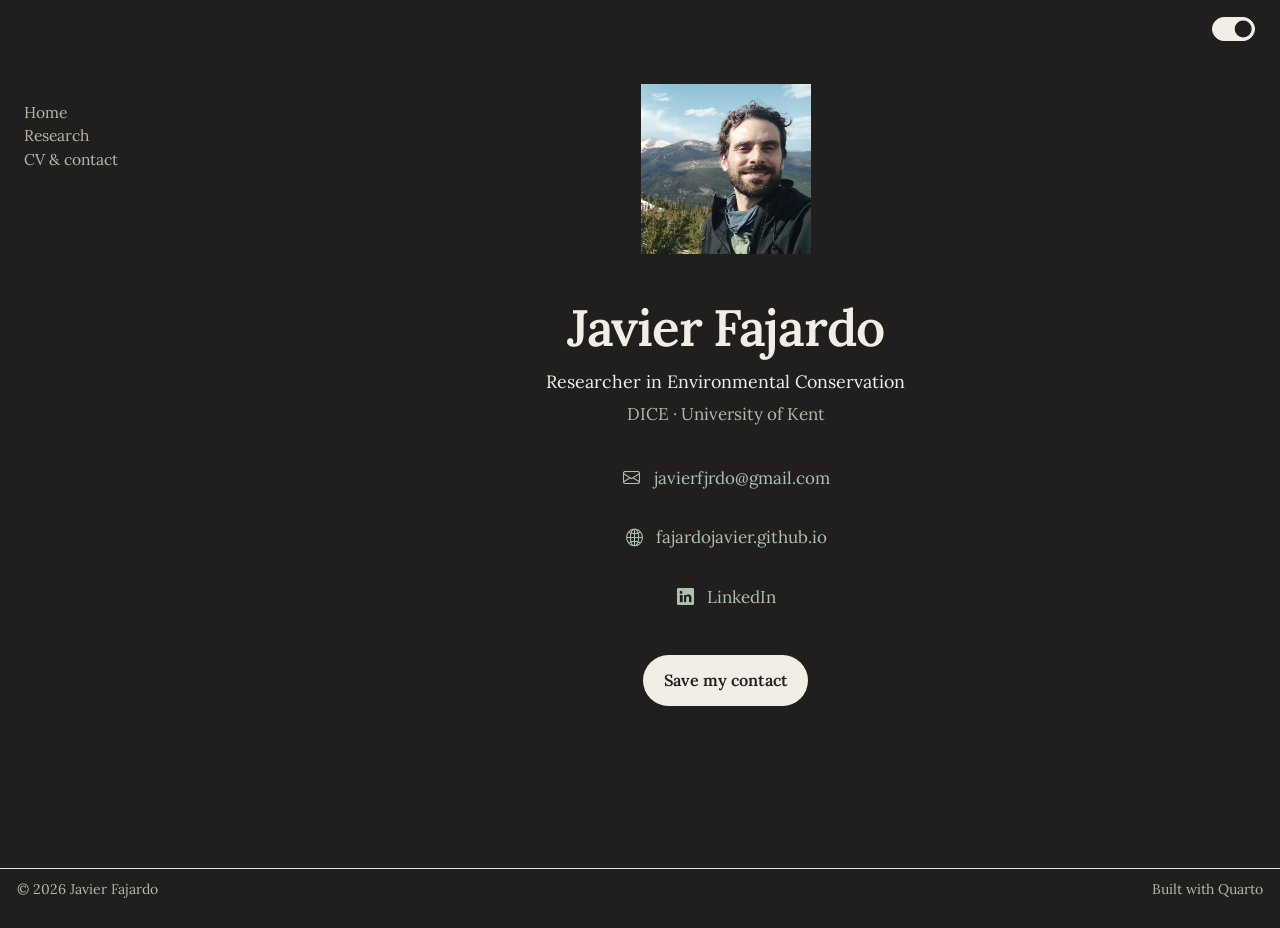
<file: card.html>
<!DOCTYPE html>
<html xmlns="http://www.w3.org/1999/xhtml" lang="en" xml:lang="en"><head>

<meta charset="utf-8">
<meta name="generator" content="quarto-1.9.37">

<meta name="viewport" content="width=device-width, initial-scale=1.0, user-scalable=yes">


<title>card – Javier Fajardo</title>
<style>
/* Default styles provided by pandoc.
** See https://pandoc.org/MANUAL.html#variables-for-html for config info.
*/
code{white-space: pre-wrap;}
span.smallcaps{font-variant: small-caps;}
div.columns{display: flex; gap: min(4vw, 1.5em);}
div.column{flex: auto; overflow-x: auto;}
div.hanging-indent{margin-left: 1.5em; text-indent: -1.5em;}
ul.task-list{list-style: none;}
ul.task-list li input[type="checkbox"] {
  width: 0.8em;
  margin: 0 0.8em 0.2em -1em; /* quarto-specific, see https://github.com/quarto-dev/quarto-cli/issues/4556 */ 
  vertical-align: middle;
}
</style>


<script src="site_libs/quarto-nav/quarto-nav.js"></script>
<script src="site_libs/quarto-nav/headroom.min.js"></script>
<script src="site_libs/clipboard/clipboard.min.js"></script>
<script src="site_libs/quarto-search/autocomplete.umd.js"></script>
<script src="site_libs/quarto-search/fuse.min.js"></script>
<script src="site_libs/quarto-search/quarto-search.js"></script>
<meta name="quarto:offset" content="./">
<link href="./images/favicon.svg" rel="icon" type="image/svg+xml">
<script src="site_libs/quarto-html/quarto.js" type="module"></script>
<script src="site_libs/quarto-html/tabsets/tabsets.js" type="module"></script>
<script src="site_libs/quarto-html/popper.min.js"></script>
<script src="site_libs/quarto-html/tippy.umd.min.js"></script>
<script src="site_libs/quarto-html/anchor.min.js"></script>
<link href="site_libs/quarto-html/tippy.css" rel="stylesheet">
<link href="site_libs/quarto-html/quarto-syntax-highlighting-7f8f88aac4f3542376d5c11b86a4c14d.css" rel="stylesheet" id="quarto-text-highlighting-styles">
<script src="site_libs/bootstrap/bootstrap.min.js"></script>
<link href="site_libs/bootstrap/bootstrap-icons.css" rel="stylesheet">
<link href="site_libs/bootstrap/bootstrap-104f2622452aeaad4c018a66f4effed7.min.css" rel="stylesheet" append-hash="true" id="quarto-bootstrap" data-mode="light">
<script id="quarto-search-options" type="application/json">{
  "location": "sidebar",
  "copy-button": false,
  "collapse-after": 3,
  "panel-placement": "start",
  "type": "textbox",
  "limit": 50,
  "keyboard-shortcut": [
    "f",
    "/",
    "s"
  ],
  "show-item-context": false,
  "language": {
    "search-no-results-text": "No results",
    "search-matching-documents-text": "matching documents",
    "search-copy-link-title": "Copy link to search",
    "search-hide-matches-text": "Hide additional matches",
    "search-more-match-text": "more match in this document",
    "search-more-matches-text": "more matches in this document",
    "search-clear-button-title": "Clear",
    "search-text-placeholder": "",
    "search-detached-cancel-button-title": "Cancel",
    "search-submit-button-title": "Submit",
    "search-label": "Search"
  }
}</script>
<style>html{ scroll-behavior: smooth; }</style>
<script>

  document.addEventListener('DOMContentLoaded', () => {

    const savedTheme = localStorage.getItem('theme');

    if (savedTheme !== 'light') document.documentElement.classList.add('dark');



    const button = document.createElement('button');

    button.className = 'theme-toggle';

    button.type = 'button';

    button.setAttribute('aria-label', 'Toggle dark mode');

    button.setAttribute('title', 'Toggle dark mode');

    button.innerHTML = '<span aria-hidden="true"></span>';

    const host = document.querySelector('#quarto-content') || document.body;

    host.appendChild(button);



    button.addEventListener('click', () => {

      document.documentElement.classList.toggle('dark');

      localStorage.setItem('theme', document.documentElement.classList.contains('dark') ? 'dark' : 'light');

    });

  });

</script>



<!-- Moon style -->

<!-- <script>

  document.addEventListener('DOMContentLoaded', () => {

    const savedTheme = localStorage.getItem('theme');

    if (savedTheme !== 'light') document.documentElement.classList.add('dark');



    const button = document.createElement('button');

    button.className = 'theme-toggle';

    button.type = 'button';

    button.setAttribute('aria-label', 'Toggle dark mode');

    button.setAttribute('title', 'Toggle dark mode');

    button.innerHTML = '<span aria-hidden="true">◐</span>';

    const host = document.querySelector('#quarto-content') || document.body;

    host.appendChild(button);



    button.addEventListener('click', () => {

      document.documentElement.classList.toggle('dark');

      localStorage.setItem('theme', document.documentElement.classList.contains('dark') ? 'dark' : 'light');

    });

  });

</script> -->

<meta name="google-site-verification" content="JHCKP9dg2WoFgWSsbFkG-kSPM05Z5X3h9L20Aoi-szg">


<link rel="stylesheet" href="styles.css">
</head>

<body class="nav-sidebar docked fullcontent quarto-light">

<div id="quarto-search-results"></div>
  <header id="quarto-header" class="headroom fixed-top">
  <nav class="quarto-secondary-nav">
    <div class="container-fluid d-flex">
      <button type="button" class="quarto-btn-toggle btn" data-bs-toggle="collapse" role="button" data-bs-target=".quarto-sidebar-collapse-item" aria-controls="quarto-sidebar" aria-expanded="false" aria-label="Toggle sidebar navigation" onclick="if (window.quartoToggleHeadroom) { window.quartoToggleHeadroom(); }">
        <i class="bi bi-layout-text-sidebar-reverse"></i>
      </button>
        <nav class="quarto-page-breadcrumbs" aria-label="breadcrumb"><ol class="breadcrumb"><li class="breadcrumb-item">
      Javier Fajardo
      </li></ol></nav>
        <a class="flex-grow-1" role="navigation" data-bs-toggle="collapse" data-bs-target=".quarto-sidebar-collapse-item" aria-controls="quarto-sidebar" aria-expanded="false" aria-label="Toggle sidebar navigation" onclick="if (window.quartoToggleHeadroom) { window.quartoToggleHeadroom(); }">      
        </a>
    </div>
  </nav>
</header>
<!-- content -->
<div id="quarto-content" class="quarto-container page-columns page-rows-contents page-layout-article">
<!-- sidebar -->
  <nav id="quarto-sidebar" class="sidebar collapse collapse-horizontal quarto-sidebar-collapse-item sidebar-navigation docked overflow-auto">
    <div class="pt-lg-2 mt-2 text-left sidebar-header">
    <div class="sidebar-title mb-0 py-0">
      <a href="./">Javier Fajardo</a> 
    </div>
      </div>
    <div class="sidebar-menu-container"> 
    <ul class="list-unstyled mt-1">
        <li class="sidebar-item">
  <div class="sidebar-item-container"> 
  <a href="./index.html" class="sidebar-item-text sidebar-link">
 <span class="menu-text">Home</span></a>
  </div>
</li>
        <li class="sidebar-item">
  <div class="sidebar-item-container"> 
  <a href="./research.html" class="sidebar-item-text sidebar-link">
 <span class="menu-text">Research</span></a>
  </div>
</li>
        <li class="sidebar-item">
  <div class="sidebar-item-container"> 
  <a href="./cv.html" class="sidebar-item-text sidebar-link">
 <span class="menu-text">CV &amp; contact</span></a>
  </div>
</li>
    </ul>
    </div>
</nav>
<div id="quarto-sidebar-glass" class="quarto-sidebar-collapse-item" data-bs-toggle="collapse" data-bs-target=".quarto-sidebar-collapse-item"></div>
<!-- margin-sidebar -->
    
<!-- main -->
<main class="content" id="quarto-document-content"><header id="title-block-header" class="quarto-title-block"></header>




<div class="card-page">
<div class="quarto-figure quarto-figure-center">
<figure class="figure">
<p><img src="images/Photo - Javier Fajardo.jpg" class="img-fluid quarto-figure quarto-figure-center figure-img" alt="Portrait of Javier Fajardo" width="170"></p>
</figure>
</div>
<section id="javier-fajardo" class="level1">
<h1>Javier Fajardo</h1>
<p class="card-subtitle">
Researcher in Environmental Conservation
</p>
<p class="card-affiliation">
DICE · University of Kent
</p>
<div class="card-actions">
<div class="card-links">
<p><a href="mailto:javierfjrdo@gmail.com"> <i class="bi bi-envelope" aria-hidden="true"></i> javierfjrdo@gmail.com </a></p>
<p><a href="https://fajardojavier.github.io/"> <i class="bi bi-globe2" aria-hidden="true"></i> fajardojavier.github.io </a></p>
<p><a href="https://www.linkedin.com/in/javier-fajardo-80aa76319"> <i class="bi bi-linkedin" aria-hidden="true"></i> LinkedIn </a></p>
</div>
<p><a class="card-primary-action" href="files/Javier-Fajardo.vcf" download=""> Save my contact </a></p>
</div>
</section>
</div>



</main> <!-- /main -->
<script id="quarto-html-after-body" type="application/javascript">
  window.document.addEventListener("DOMContentLoaded", function (event) {
    const icon = "";
    const anchorJS = new window.AnchorJS();
    anchorJS.options = {
      placement: 'right',
      icon: icon
    };
    anchorJS.add('.anchored');
    const isCodeAnnotation = (el) => {
      for (const clz of el.classList) {
        if (clz.startsWith('code-annotation-')) {                     
          return true;
        }
      }
      return false;
    }
    const onCopySuccess = function(e) {
      // button target
      const button = e.trigger;
      // don't keep focus
      button.blur();
      // flash "checked"
      button.classList.add('code-copy-button-checked');
      var currentTitle = button.getAttribute("title");
      button.setAttribute("title", "Copied!");
      let tooltip;
      if (window.bootstrap) {
        button.setAttribute("data-bs-toggle", "tooltip");
        button.setAttribute("data-bs-placement", "left");
        button.setAttribute("data-bs-title", "Copied!");
        tooltip = new bootstrap.Tooltip(button, 
          { trigger: "manual", 
            customClass: "code-copy-button-tooltip",
            offset: [0, -8]});
        tooltip.show();    
      }
      setTimeout(function() {
        if (tooltip) {
          tooltip.hide();
          button.removeAttribute("data-bs-title");
          button.removeAttribute("data-bs-toggle");
          button.removeAttribute("data-bs-placement");
        }
        button.setAttribute("title", currentTitle);
        button.classList.remove('code-copy-button-checked');
      }, 1000);
      // clear code selection
      e.clearSelection();
    }
    const getTextToCopy = function(trigger) {
      const outerScaffold = trigger.parentElement.cloneNode(true);
      const codeEl = outerScaffold.querySelector('code');
      for (const childEl of codeEl.children) {
        if (isCodeAnnotation(childEl)) {
          childEl.remove();
        }
      }
      return codeEl.innerText;
    }
    const clipboard = new window.ClipboardJS('.code-copy-button:not([data-in-quarto-modal])', {
      text: getTextToCopy
    });
    clipboard.on('success', onCopySuccess);
    if (window.document.getElementById('quarto-embedded-source-code-modal')) {
      const clipboardModal = new window.ClipboardJS('.code-copy-button[data-in-quarto-modal]', {
        text: getTextToCopy,
        container: window.document.getElementById('quarto-embedded-source-code-modal')
      });
      clipboardModal.on('success', onCopySuccess);
    }
      var localhostRegex = new RegExp(/^(?:http|https):\/\/localhost\:?[0-9]*\//);
      var mailtoRegex = new RegExp(/^mailto:/);
        var filterRegex = new RegExp("https:\/\/fajardojavier\.github\.io\/");
      var isInternal = (href) => {
          return filterRegex.test(href) || localhostRegex.test(href) || mailtoRegex.test(href);
      }
      // Inspect non-navigation links and adorn them if external
     var links = window.document.querySelectorAll('a[href]:not(.nav-link):not(.navbar-brand):not(.toc-action):not(.sidebar-link):not(.sidebar-item-toggle):not(.pagination-link):not(.no-external):not([aria-hidden]):not(.dropdown-item):not(.quarto-navigation-tool):not(.about-link)');
      for (var i=0; i<links.length; i++) {
        const link = links[i];
        if (!isInternal(link.href)) {
          // undo the damage that might have been done by quarto-nav.js in the case of
          // links that we want to consider external
          if (link.dataset.originalHref !== undefined) {
            link.href = link.dataset.originalHref;
          }
        }
      }
    function tippyHover(el, contentFn, onTriggerFn, onUntriggerFn) {
      const config = {
        allowHTML: true,
        maxWidth: 500,
        delay: 100,
        arrow: false,
        appendTo: function(el) {
            return el.parentElement;
        },
        interactive: true,
        interactiveBorder: 10,
        theme: 'quarto',
        placement: 'bottom-start',
      };
      if (contentFn) {
        config.content = contentFn;
      }
      if (onTriggerFn) {
        config.onTrigger = onTriggerFn;
      }
      if (onUntriggerFn) {
        config.onUntrigger = onUntriggerFn;
      }
      window.tippy(el, config); 
    }
    const noterefs = window.document.querySelectorAll('a[role="doc-noteref"]');
    for (var i=0; i<noterefs.length; i++) {
      const ref = noterefs[i];
      tippyHover(ref, function() {
        // use id or data attribute instead here
        let href = ref.getAttribute('data-footnote-href') || ref.getAttribute('href');
        try { href = new URL(href).hash; } catch {}
        const id = href.replace(/^#\/?/, "");
        const note = window.document.getElementById(id);
        if (note) {
          return note.innerHTML;
        } else {
          return "";
        }
      });
    }
    const xrefs = window.document.querySelectorAll('a.quarto-xref');
    const processXRef = (id, note) => {
      // Strip column container classes
      const stripColumnClz = (el) => {
        el.classList.remove("page-full", "page-columns");
        if (el.children) {
          for (const child of el.children) {
            stripColumnClz(child);
          }
        }
      }
      stripColumnClz(note)
      if (id === null || id.startsWith('sec-')) {
        // Special case sections, only their first couple elements
        const container = document.createElement("div");
        if (note.children && note.children.length > 2) {
          container.appendChild(note.children[0].cloneNode(true));
          for (let i = 1; i < note.children.length; i++) {
            const child = note.children[i];
            if (child.tagName === "P" && child.innerText === "") {
              continue;
            } else {
              container.appendChild(child.cloneNode(true));
              break;
            }
          }
          if (window.Quarto?.typesetMath) {
            window.Quarto.typesetMath(container);
          }
          return container.innerHTML
        } else {
          if (window.Quarto?.typesetMath) {
            window.Quarto.typesetMath(note);
          }
          return note.innerHTML;
        }
      } else {
        // Remove any anchor links if they are present
        const anchorLink = note.querySelector('a.anchorjs-link');
        if (anchorLink) {
          anchorLink.remove();
        }
        if (window.Quarto?.typesetMath) {
          window.Quarto.typesetMath(note);
        }
        if (note.classList.contains("callout")) {
          return note.outerHTML;
        } else {
          return note.innerHTML;
        }
      }
    }
    for (var i=0; i<xrefs.length; i++) {
      const xref = xrefs[i];
      tippyHover(xref, undefined, function(instance) {
        instance.disable();
        let url = xref.getAttribute('href');
        let hash = undefined; 
        if (url.startsWith('#')) {
          hash = url;
        } else {
          try { hash = new URL(url).hash; } catch {}
        }
        if (hash) {
          const id = hash.replace(/^#\/?/, "");
          const note = window.document.getElementById(id);
          if (note !== null) {
            try {
              const html = processXRef(id, note.cloneNode(true));
              instance.setContent(html);
            } finally {
              instance.enable();
              instance.show();
            }
          } else {
            // See if we can fetch this
            fetch(url.split('#')[0])
            .then(res => res.text())
            .then(html => {
              const parser = new DOMParser();
              const htmlDoc = parser.parseFromString(html, "text/html");
              const note = htmlDoc.getElementById(id);
              if (note !== null) {
                const html = processXRef(id, note);
                instance.setContent(html);
              } 
            }).finally(() => {
              instance.enable();
              instance.show();
            });
          }
        } else {
          // See if we can fetch a full url (with no hash to target)
          // This is a special case and we should probably do some content thinning / targeting
          fetch(url)
          .then(res => res.text())
          .then(html => {
            const parser = new DOMParser();
            const htmlDoc = parser.parseFromString(html, "text/html");
            const note = htmlDoc.querySelector('main.content');
            if (note !== null) {
              // This should only happen for chapter cross references
              // (since there is no id in the URL)
              // remove the first header
              if (note.children.length > 0 && note.children[0].tagName === "HEADER") {
                note.children[0].remove();
              }
              const html = processXRef(null, note);
              instance.setContent(html);
            } 
          }).finally(() => {
            instance.enable();
            instance.show();
          });
        }
      }, function(instance) {
      });
    }
        let selectedAnnoteEl;
        const selectorForAnnotation = ( cell, annotation) => {
          let cellAttr = 'data-code-cell="' + cell + '"';
          let lineAttr = 'data-code-annotation="' +  annotation + '"';
          const selector = 'span[' + cellAttr + '][' + lineAttr + ']';
          return selector;
        }
        const selectCodeLines = (annoteEl) => {
          const doc = window.document;
          const targetCell = annoteEl.getAttribute("data-target-cell");
          const targetAnnotation = annoteEl.getAttribute("data-target-annotation");
          const annoteSpan = window.document.querySelector(selectorForAnnotation(targetCell, targetAnnotation));
          const lines = annoteSpan.getAttribute("data-code-lines").split(",");
          const lineIds = lines.map((line) => {
            return targetCell + "-" + line;
          })
          let top = null;
          let height = null;
          let parent = null;
          if (lineIds.length > 0) {
              //compute the position of the single el (top and bottom and make a div)
              const el = window.document.getElementById(lineIds[0]);
              top = el.offsetTop;
              height = el.offsetHeight;
              parent = el.parentElement.parentElement;
            if (lineIds.length > 1) {
              const lastEl = window.document.getElementById(lineIds[lineIds.length - 1]);
              const bottom = lastEl.offsetTop + lastEl.offsetHeight;
              height = bottom - top;
            }
            if (top !== null && height !== null && parent !== null) {
              // cook up a div (if necessary) and position it 
              let div = window.document.getElementById("code-annotation-line-highlight");
              if (div === null) {
                div = window.document.createElement("div");
                div.setAttribute("id", "code-annotation-line-highlight");
                div.style.position = 'absolute';
                parent.appendChild(div);
              }
              div.style.top = top - 2 + "px";
              div.style.height = height + 4 + "px";
              div.style.left = 0;
              let gutterDiv = window.document.getElementById("code-annotation-line-highlight-gutter");
              if (gutterDiv === null) {
                gutterDiv = window.document.createElement("div");
                gutterDiv.setAttribute("id", "code-annotation-line-highlight-gutter");
                gutterDiv.style.position = 'absolute';
                const codeCell = window.document.getElementById(targetCell);
                const gutter = codeCell.querySelector('.code-annotation-gutter');
                gutter.appendChild(gutterDiv);
              }
              gutterDiv.style.top = top - 2 + "px";
              gutterDiv.style.height = height + 4 + "px";
            }
            selectedAnnoteEl = annoteEl;
          }
        };
        const unselectCodeLines = () => {
          const elementsIds = ["code-annotation-line-highlight", "code-annotation-line-highlight-gutter"];
          elementsIds.forEach((elId) => {
            const div = window.document.getElementById(elId);
            if (div) {
              div.remove();
            }
          });
          selectedAnnoteEl = undefined;
        };
          // Handle positioning of the toggle
      window.addEventListener(
        "resize",
        throttle(() => {
          elRect = undefined;
          if (selectedAnnoteEl) {
            selectCodeLines(selectedAnnoteEl);
          }
        }, 10)
      );
      function throttle(fn, ms) {
      let throttle = false;
      let timer;
        return (...args) => {
          if(!throttle) { // first call gets through
              fn.apply(this, args);
              throttle = true;
          } else { // all the others get throttled
              if(timer) clearTimeout(timer); // cancel #2
              timer = setTimeout(() => {
                fn.apply(this, args);
                timer = throttle = false;
              }, ms);
          }
        };
      }
        // Attach click handler to the DT
        const annoteDls = window.document.querySelectorAll('dt[data-target-cell]');
        for (const annoteDlNode of annoteDls) {
          annoteDlNode.addEventListener('click', (event) => {
            const clickedEl = event.target;
            if (clickedEl !== selectedAnnoteEl) {
              unselectCodeLines();
              const activeEl = window.document.querySelector('dt[data-target-cell].code-annotation-active');
              if (activeEl) {
                activeEl.classList.remove('code-annotation-active');
              }
              selectCodeLines(clickedEl);
              clickedEl.classList.add('code-annotation-active');
            } else {
              // Unselect the line
              unselectCodeLines();
              clickedEl.classList.remove('code-annotation-active');
            }
          });
        }
    const findCites = (el) => {
      const parentEl = el.parentElement;
      if (parentEl) {
        const cites = parentEl.dataset.cites;
        if (cites) {
          return {
            el,
            cites: cites.split(' ')
          };
        } else {
          return findCites(el.parentElement)
        }
      } else {
        return undefined;
      }
    };
    var bibliorefs = window.document.querySelectorAll('a[role="doc-biblioref"]');
    for (var i=0; i<bibliorefs.length; i++) {
      const ref = bibliorefs[i];
      const citeInfo = findCites(ref);
      if (citeInfo) {
        tippyHover(citeInfo.el, function() {
          var popup = window.document.createElement('div');
          citeInfo.cites.forEach(function(cite) {
            var citeDiv = window.document.createElement('div');
            citeDiv.classList.add('hanging-indent');
            citeDiv.classList.add('csl-entry');
            var biblioDiv = window.document.getElementById('ref-' + cite);
            if (biblioDiv) {
              citeDiv.innerHTML = biblioDiv.innerHTML;
            }
            popup.appendChild(citeDiv);
          });
          return popup.innerHTML;
        });
      }
    }
  });
  </script>
</div> <!-- /content -->
<footer class="footer">
  <div class="nav-footer">
    <div class="nav-footer-left">
<p>© 2026 Javier Fajardo</p>
</div>   
    <div class="nav-footer-center">
      &nbsp;
    </div>
    <div class="nav-footer-right">
<p>Built with Quarto</p>
</div>
  </div>
</footer>




<script src="site_libs/quarto-html/zenscroll-min.js"></script>
</body></html>
</file>
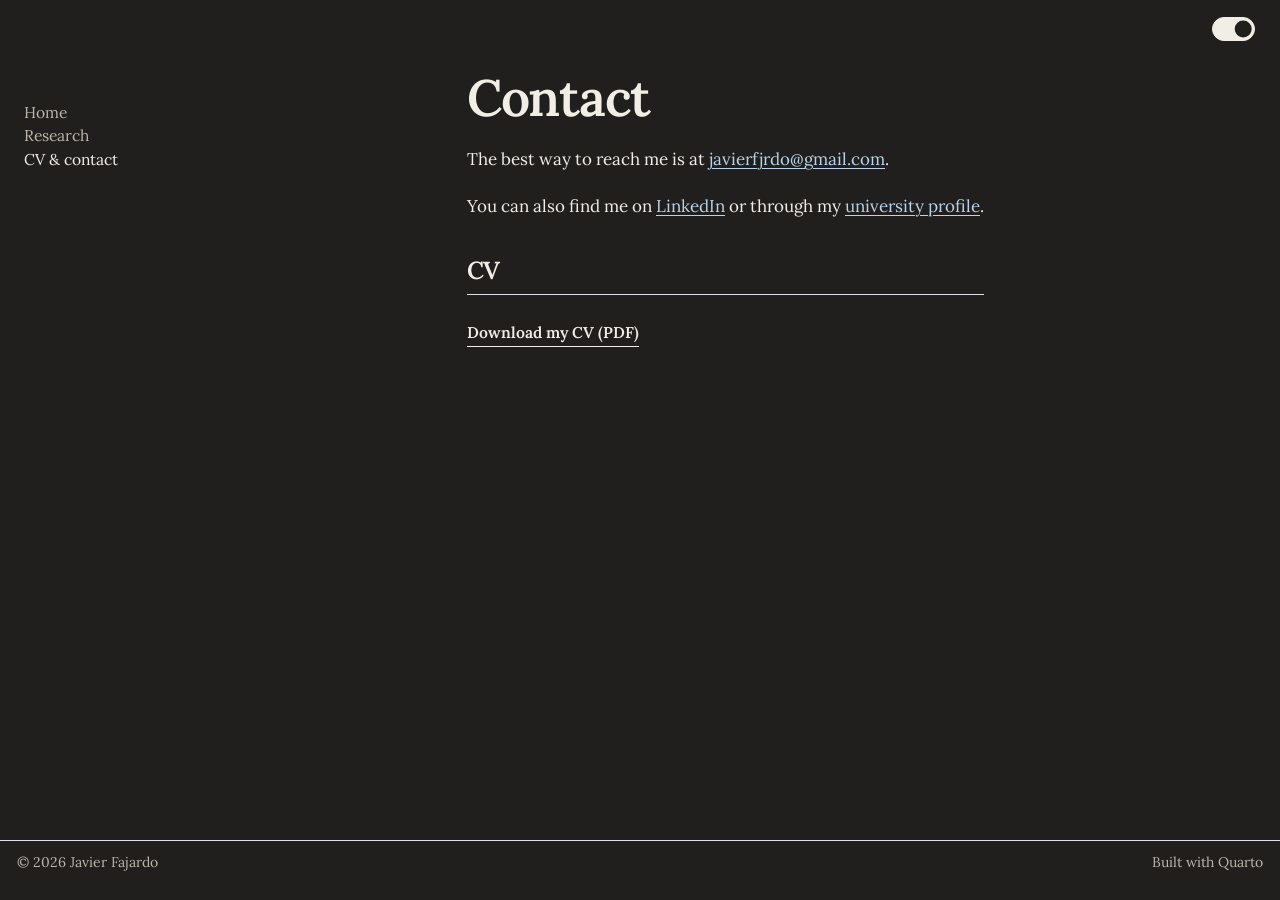
<file: cv.html>
<!DOCTYPE html>
<html xmlns="http://www.w3.org/1999/xhtml" lang="en" xml:lang="en"><head>

<meta charset="utf-8">
<meta name="generator" content="quarto-1.9.37">

<meta name="viewport" content="width=device-width, initial-scale=1.0, user-scalable=yes">


<title>Contact – Javier Fajardo</title>
<style>
/* Default styles provided by pandoc.
** See https://pandoc.org/MANUAL.html#variables-for-html for config info.
*/
code{white-space: pre-wrap;}
span.smallcaps{font-variant: small-caps;}
div.columns{display: flex; gap: min(4vw, 1.5em);}
div.column{flex: auto; overflow-x: auto;}
div.hanging-indent{margin-left: 1.5em; text-indent: -1.5em;}
ul.task-list{list-style: none;}
ul.task-list li input[type="checkbox"] {
  width: 0.8em;
  margin: 0 0.8em 0.2em -1em; /* quarto-specific, see https://github.com/quarto-dev/quarto-cli/issues/4556 */ 
  vertical-align: middle;
}
</style>


<script src="site_libs/quarto-nav/quarto-nav.js"></script>
<script src="site_libs/quarto-nav/headroom.min.js"></script>
<script src="site_libs/clipboard/clipboard.min.js"></script>
<script src="site_libs/quarto-search/autocomplete.umd.js"></script>
<script src="site_libs/quarto-search/fuse.min.js"></script>
<script src="site_libs/quarto-search/quarto-search.js"></script>
<meta name="quarto:offset" content="./">
<link href="./images/favicon.svg" rel="icon" type="image/svg+xml">
<script src="site_libs/quarto-html/quarto.js" type="module"></script>
<script src="site_libs/quarto-html/tabsets/tabsets.js" type="module"></script>
<script src="site_libs/quarto-html/popper.min.js"></script>
<script src="site_libs/quarto-html/tippy.umd.min.js"></script>
<script src="site_libs/quarto-html/anchor.min.js"></script>
<link href="site_libs/quarto-html/tippy.css" rel="stylesheet">
<link href="site_libs/quarto-html/quarto-syntax-highlighting-7f8f88aac4f3542376d5c11b86a4c14d.css" rel="stylesheet" id="quarto-text-highlighting-styles">
<script src="site_libs/bootstrap/bootstrap.min.js"></script>
<link href="site_libs/bootstrap/bootstrap-icons.css" rel="stylesheet">
<link href="site_libs/bootstrap/bootstrap-104f2622452aeaad4c018a66f4effed7.min.css" rel="stylesheet" append-hash="true" id="quarto-bootstrap" data-mode="light">
<script id="quarto-search-options" type="application/json">{
  "location": "sidebar",
  "copy-button": false,
  "collapse-after": 3,
  "panel-placement": "start",
  "type": "textbox",
  "limit": 50,
  "keyboard-shortcut": [
    "f",
    "/",
    "s"
  ],
  "show-item-context": false,
  "language": {
    "search-no-results-text": "No results",
    "search-matching-documents-text": "matching documents",
    "search-copy-link-title": "Copy link to search",
    "search-hide-matches-text": "Hide additional matches",
    "search-more-match-text": "more match in this document",
    "search-more-matches-text": "more matches in this document",
    "search-clear-button-title": "Clear",
    "search-text-placeholder": "",
    "search-detached-cancel-button-title": "Cancel",
    "search-submit-button-title": "Submit",
    "search-label": "Search"
  }
}</script>
<style>html{ scroll-behavior: smooth; }</style>
<script>

  document.addEventListener('DOMContentLoaded', () => {

    const savedTheme = localStorage.getItem('theme');

    if (savedTheme !== 'light') document.documentElement.classList.add('dark');



    const button = document.createElement('button');

    button.className = 'theme-toggle';

    button.type = 'button';

    button.setAttribute('aria-label', 'Toggle dark mode');

    button.setAttribute('title', 'Toggle dark mode');

    button.innerHTML = '<span aria-hidden="true"></span>';

    const host = document.querySelector('#quarto-content') || document.body;

    host.appendChild(button);



    button.addEventListener('click', () => {

      document.documentElement.classList.toggle('dark');

      localStorage.setItem('theme', document.documentElement.classList.contains('dark') ? 'dark' : 'light');

    });

  });

</script>



<!-- Moon style -->

<!-- <script>

  document.addEventListener('DOMContentLoaded', () => {

    const savedTheme = localStorage.getItem('theme');

    if (savedTheme !== 'light') document.documentElement.classList.add('dark');



    const button = document.createElement('button');

    button.className = 'theme-toggle';

    button.type = 'button';

    button.setAttribute('aria-label', 'Toggle dark mode');

    button.setAttribute('title', 'Toggle dark mode');

    button.innerHTML = '<span aria-hidden="true">◐</span>';

    const host = document.querySelector('#quarto-content') || document.body;

    host.appendChild(button);



    button.addEventListener('click', () => {

      document.documentElement.classList.toggle('dark');

      localStorage.setItem('theme', document.documentElement.classList.contains('dark') ? 'dark' : 'light');

    });

  });

</script> -->

<meta name="google-site-verification" content="JHCKP9dg2WoFgWSsbFkG-kSPM05Z5X3h9L20Aoi-szg">


<link rel="stylesheet" href="styles.css">
</head>

<body class="nav-sidebar docked fullcontent quarto-light">

<div id="quarto-search-results"></div>
  <header id="quarto-header" class="headroom fixed-top">
  <nav class="quarto-secondary-nav">
    <div class="container-fluid d-flex">
      <button type="button" class="quarto-btn-toggle btn" data-bs-toggle="collapse" role="button" data-bs-target=".quarto-sidebar-collapse-item" aria-controls="quarto-sidebar" aria-expanded="false" aria-label="Toggle sidebar navigation" onclick="if (window.quartoToggleHeadroom) { window.quartoToggleHeadroom(); }">
        <i class="bi bi-layout-text-sidebar-reverse"></i>
      </button>
        <nav class="quarto-page-breadcrumbs" aria-label="breadcrumb"><ol class="breadcrumb"><li class="breadcrumb-item"><a href="./cv.html">CV &amp; contact</a></li></ol></nav>
        <a class="flex-grow-1" role="navigation" data-bs-toggle="collapse" data-bs-target=".quarto-sidebar-collapse-item" aria-controls="quarto-sidebar" aria-expanded="false" aria-label="Toggle sidebar navigation" onclick="if (window.quartoToggleHeadroom) { window.quartoToggleHeadroom(); }">      
        </a>
    </div>
  </nav>
</header>
<!-- content -->
<div id="quarto-content" class="quarto-container page-columns page-rows-contents page-layout-article">
<!-- sidebar -->
  <nav id="quarto-sidebar" class="sidebar collapse collapse-horizontal quarto-sidebar-collapse-item sidebar-navigation docked overflow-auto">
    <div class="pt-lg-2 mt-2 text-left sidebar-header">
    <div class="sidebar-title mb-0 py-0">
      <a href="./">Javier Fajardo</a> 
    </div>
      </div>
    <div class="sidebar-menu-container"> 
    <ul class="list-unstyled mt-1">
        <li class="sidebar-item">
  <div class="sidebar-item-container"> 
  <a href="./index.html" class="sidebar-item-text sidebar-link">
 <span class="menu-text">Home</span></a>
  </div>
</li>
        <li class="sidebar-item">
  <div class="sidebar-item-container"> 
  <a href="./research.html" class="sidebar-item-text sidebar-link">
 <span class="menu-text">Research</span></a>
  </div>
</li>
        <li class="sidebar-item">
  <div class="sidebar-item-container"> 
  <a href="./cv.html" class="sidebar-item-text sidebar-link active">
 <span class="menu-text">CV &amp; contact</span></a>
  </div>
</li>
    </ul>
    </div>
</nav>
<div id="quarto-sidebar-glass" class="quarto-sidebar-collapse-item" data-bs-toggle="collapse" data-bs-target=".quarto-sidebar-collapse-item"></div>
<!-- margin-sidebar -->
    
<!-- main -->
<main class="content" id="quarto-document-content">

<header id="title-block-header" class="quarto-title-block default">
<div class="quarto-title">
<h1 class="title">Contact</h1>
</div>



<div class="quarto-title-meta">

    
  
    
  </div>
  


</header>


<p>The best way to reach me is at <a href="mailto:javierfjrdo@gmail.com">javierfjrdo@gmail.com</a>.</p>
<p>You can also find me on <a href="https://www.linkedin.com/in/your-profile">LinkedIn</a> or through my <a href="https://www.your-university.example">university profile</a>.</p>
<section id="cv" class="level2">
<h2 class="anchored" data-anchor-id="cv">CV</h2>
<p><a href="files/cv.pdf" class="button-link">Download my CV (PDF)</a></p>


</section>

</main> <!-- /main -->
<script id="quarto-html-after-body" type="application/javascript">
  window.document.addEventListener("DOMContentLoaded", function (event) {
    const icon = "";
    const anchorJS = new window.AnchorJS();
    anchorJS.options = {
      placement: 'right',
      icon: icon
    };
    anchorJS.add('.anchored');
    const isCodeAnnotation = (el) => {
      for (const clz of el.classList) {
        if (clz.startsWith('code-annotation-')) {                     
          return true;
        }
      }
      return false;
    }
    const onCopySuccess = function(e) {
      // button target
      const button = e.trigger;
      // don't keep focus
      button.blur();
      // flash "checked"
      button.classList.add('code-copy-button-checked');
      var currentTitle = button.getAttribute("title");
      button.setAttribute("title", "Copied!");
      let tooltip;
      if (window.bootstrap) {
        button.setAttribute("data-bs-toggle", "tooltip");
        button.setAttribute("data-bs-placement", "left");
        button.setAttribute("data-bs-title", "Copied!");
        tooltip = new bootstrap.Tooltip(button, 
          { trigger: "manual", 
            customClass: "code-copy-button-tooltip",
            offset: [0, -8]});
        tooltip.show();    
      }
      setTimeout(function() {
        if (tooltip) {
          tooltip.hide();
          button.removeAttribute("data-bs-title");
          button.removeAttribute("data-bs-toggle");
          button.removeAttribute("data-bs-placement");
        }
        button.setAttribute("title", currentTitle);
        button.classList.remove('code-copy-button-checked');
      }, 1000);
      // clear code selection
      e.clearSelection();
    }
    const getTextToCopy = function(trigger) {
      const outerScaffold = trigger.parentElement.cloneNode(true);
      const codeEl = outerScaffold.querySelector('code');
      for (const childEl of codeEl.children) {
        if (isCodeAnnotation(childEl)) {
          childEl.remove();
        }
      }
      return codeEl.innerText;
    }
    const clipboard = new window.ClipboardJS('.code-copy-button:not([data-in-quarto-modal])', {
      text: getTextToCopy
    });
    clipboard.on('success', onCopySuccess);
    if (window.document.getElementById('quarto-embedded-source-code-modal')) {
      const clipboardModal = new window.ClipboardJS('.code-copy-button[data-in-quarto-modal]', {
        text: getTextToCopy,
        container: window.document.getElementById('quarto-embedded-source-code-modal')
      });
      clipboardModal.on('success', onCopySuccess);
    }
      var localhostRegex = new RegExp(/^(?:http|https):\/\/localhost\:?[0-9]*\//);
      var mailtoRegex = new RegExp(/^mailto:/);
        var filterRegex = new RegExp("https:\/\/fajardojavier\.github\.io\/");
      var isInternal = (href) => {
          return filterRegex.test(href) || localhostRegex.test(href) || mailtoRegex.test(href);
      }
      // Inspect non-navigation links and adorn them if external
     var links = window.document.querySelectorAll('a[href]:not(.nav-link):not(.navbar-brand):not(.toc-action):not(.sidebar-link):not(.sidebar-item-toggle):not(.pagination-link):not(.no-external):not([aria-hidden]):not(.dropdown-item):not(.quarto-navigation-tool):not(.about-link)');
      for (var i=0; i<links.length; i++) {
        const link = links[i];
        if (!isInternal(link.href)) {
          // undo the damage that might have been done by quarto-nav.js in the case of
          // links that we want to consider external
          if (link.dataset.originalHref !== undefined) {
            link.href = link.dataset.originalHref;
          }
        }
      }
    function tippyHover(el, contentFn, onTriggerFn, onUntriggerFn) {
      const config = {
        allowHTML: true,
        maxWidth: 500,
        delay: 100,
        arrow: false,
        appendTo: function(el) {
            return el.parentElement;
        },
        interactive: true,
        interactiveBorder: 10,
        theme: 'quarto',
        placement: 'bottom-start',
      };
      if (contentFn) {
        config.content = contentFn;
      }
      if (onTriggerFn) {
        config.onTrigger = onTriggerFn;
      }
      if (onUntriggerFn) {
        config.onUntrigger = onUntriggerFn;
      }
      window.tippy(el, config); 
    }
    const noterefs = window.document.querySelectorAll('a[role="doc-noteref"]');
    for (var i=0; i<noterefs.length; i++) {
      const ref = noterefs[i];
      tippyHover(ref, function() {
        // use id or data attribute instead here
        let href = ref.getAttribute('data-footnote-href') || ref.getAttribute('href');
        try { href = new URL(href).hash; } catch {}
        const id = href.replace(/^#\/?/, "");
        const note = window.document.getElementById(id);
        if (note) {
          return note.innerHTML;
        } else {
          return "";
        }
      });
    }
    const xrefs = window.document.querySelectorAll('a.quarto-xref');
    const processXRef = (id, note) => {
      // Strip column container classes
      const stripColumnClz = (el) => {
        el.classList.remove("page-full", "page-columns");
        if (el.children) {
          for (const child of el.children) {
            stripColumnClz(child);
          }
        }
      }
      stripColumnClz(note)
      if (id === null || id.startsWith('sec-')) {
        // Special case sections, only their first couple elements
        const container = document.createElement("div");
        if (note.children && note.children.length > 2) {
          container.appendChild(note.children[0].cloneNode(true));
          for (let i = 1; i < note.children.length; i++) {
            const child = note.children[i];
            if (child.tagName === "P" && child.innerText === "") {
              continue;
            } else {
              container.appendChild(child.cloneNode(true));
              break;
            }
          }
          if (window.Quarto?.typesetMath) {
            window.Quarto.typesetMath(container);
          }
          return container.innerHTML
        } else {
          if (window.Quarto?.typesetMath) {
            window.Quarto.typesetMath(note);
          }
          return note.innerHTML;
        }
      } else {
        // Remove any anchor links if they are present
        const anchorLink = note.querySelector('a.anchorjs-link');
        if (anchorLink) {
          anchorLink.remove();
        }
        if (window.Quarto?.typesetMath) {
          window.Quarto.typesetMath(note);
        }
        if (note.classList.contains("callout")) {
          return note.outerHTML;
        } else {
          return note.innerHTML;
        }
      }
    }
    for (var i=0; i<xrefs.length; i++) {
      const xref = xrefs[i];
      tippyHover(xref, undefined, function(instance) {
        instance.disable();
        let url = xref.getAttribute('href');
        let hash = undefined; 
        if (url.startsWith('#')) {
          hash = url;
        } else {
          try { hash = new URL(url).hash; } catch {}
        }
        if (hash) {
          const id = hash.replace(/^#\/?/, "");
          const note = window.document.getElementById(id);
          if (note !== null) {
            try {
              const html = processXRef(id, note.cloneNode(true));
              instance.setContent(html);
            } finally {
              instance.enable();
              instance.show();
            }
          } else {
            // See if we can fetch this
            fetch(url.split('#')[0])
            .then(res => res.text())
            .then(html => {
              const parser = new DOMParser();
              const htmlDoc = parser.parseFromString(html, "text/html");
              const note = htmlDoc.getElementById(id);
              if (note !== null) {
                const html = processXRef(id, note);
                instance.setContent(html);
              } 
            }).finally(() => {
              instance.enable();
              instance.show();
            });
          }
        } else {
          // See if we can fetch a full url (with no hash to target)
          // This is a special case and we should probably do some content thinning / targeting
          fetch(url)
          .then(res => res.text())
          .then(html => {
            const parser = new DOMParser();
            const htmlDoc = parser.parseFromString(html, "text/html");
            const note = htmlDoc.querySelector('main.content');
            if (note !== null) {
              // This should only happen for chapter cross references
              // (since there is no id in the URL)
              // remove the first header
              if (note.children.length > 0 && note.children[0].tagName === "HEADER") {
                note.children[0].remove();
              }
              const html = processXRef(null, note);
              instance.setContent(html);
            } 
          }).finally(() => {
            instance.enable();
            instance.show();
          });
        }
      }, function(instance) {
      });
    }
        let selectedAnnoteEl;
        const selectorForAnnotation = ( cell, annotation) => {
          let cellAttr = 'data-code-cell="' + cell + '"';
          let lineAttr = 'data-code-annotation="' +  annotation + '"';
          const selector = 'span[' + cellAttr + '][' + lineAttr + ']';
          return selector;
        }
        const selectCodeLines = (annoteEl) => {
          const doc = window.document;
          const targetCell = annoteEl.getAttribute("data-target-cell");
          const targetAnnotation = annoteEl.getAttribute("data-target-annotation");
          const annoteSpan = window.document.querySelector(selectorForAnnotation(targetCell, targetAnnotation));
          const lines = annoteSpan.getAttribute("data-code-lines").split(",");
          const lineIds = lines.map((line) => {
            return targetCell + "-" + line;
          })
          let top = null;
          let height = null;
          let parent = null;
          if (lineIds.length > 0) {
              //compute the position of the single el (top and bottom and make a div)
              const el = window.document.getElementById(lineIds[0]);
              top = el.offsetTop;
              height = el.offsetHeight;
              parent = el.parentElement.parentElement;
            if (lineIds.length > 1) {
              const lastEl = window.document.getElementById(lineIds[lineIds.length - 1]);
              const bottom = lastEl.offsetTop + lastEl.offsetHeight;
              height = bottom - top;
            }
            if (top !== null && height !== null && parent !== null) {
              // cook up a div (if necessary) and position it 
              let div = window.document.getElementById("code-annotation-line-highlight");
              if (div === null) {
                div = window.document.createElement("div");
                div.setAttribute("id", "code-annotation-line-highlight");
                div.style.position = 'absolute';
                parent.appendChild(div);
              }
              div.style.top = top - 2 + "px";
              div.style.height = height + 4 + "px";
              div.style.left = 0;
              let gutterDiv = window.document.getElementById("code-annotation-line-highlight-gutter");
              if (gutterDiv === null) {
                gutterDiv = window.document.createElement("div");
                gutterDiv.setAttribute("id", "code-annotation-line-highlight-gutter");
                gutterDiv.style.position = 'absolute';
                const codeCell = window.document.getElementById(targetCell);
                const gutter = codeCell.querySelector('.code-annotation-gutter');
                gutter.appendChild(gutterDiv);
              }
              gutterDiv.style.top = top - 2 + "px";
              gutterDiv.style.height = height + 4 + "px";
            }
            selectedAnnoteEl = annoteEl;
          }
        };
        const unselectCodeLines = () => {
          const elementsIds = ["code-annotation-line-highlight", "code-annotation-line-highlight-gutter"];
          elementsIds.forEach((elId) => {
            const div = window.document.getElementById(elId);
            if (div) {
              div.remove();
            }
          });
          selectedAnnoteEl = undefined;
        };
          // Handle positioning of the toggle
      window.addEventListener(
        "resize",
        throttle(() => {
          elRect = undefined;
          if (selectedAnnoteEl) {
            selectCodeLines(selectedAnnoteEl);
          }
        }, 10)
      );
      function throttle(fn, ms) {
      let throttle = false;
      let timer;
        return (...args) => {
          if(!throttle) { // first call gets through
              fn.apply(this, args);
              throttle = true;
          } else { // all the others get throttled
              if(timer) clearTimeout(timer); // cancel #2
              timer = setTimeout(() => {
                fn.apply(this, args);
                timer = throttle = false;
              }, ms);
          }
        };
      }
        // Attach click handler to the DT
        const annoteDls = window.document.querySelectorAll('dt[data-target-cell]');
        for (const annoteDlNode of annoteDls) {
          annoteDlNode.addEventListener('click', (event) => {
            const clickedEl = event.target;
            if (clickedEl !== selectedAnnoteEl) {
              unselectCodeLines();
              const activeEl = window.document.querySelector('dt[data-target-cell].code-annotation-active');
              if (activeEl) {
                activeEl.classList.remove('code-annotation-active');
              }
              selectCodeLines(clickedEl);
              clickedEl.classList.add('code-annotation-active');
            } else {
              // Unselect the line
              unselectCodeLines();
              clickedEl.classList.remove('code-annotation-active');
            }
          });
        }
    const findCites = (el) => {
      const parentEl = el.parentElement;
      if (parentEl) {
        const cites = parentEl.dataset.cites;
        if (cites) {
          return {
            el,
            cites: cites.split(' ')
          };
        } else {
          return findCites(el.parentElement)
        }
      } else {
        return undefined;
      }
    };
    var bibliorefs = window.document.querySelectorAll('a[role="doc-biblioref"]');
    for (var i=0; i<bibliorefs.length; i++) {
      const ref = bibliorefs[i];
      const citeInfo = findCites(ref);
      if (citeInfo) {
        tippyHover(citeInfo.el, function() {
          var popup = window.document.createElement('div');
          citeInfo.cites.forEach(function(cite) {
            var citeDiv = window.document.createElement('div');
            citeDiv.classList.add('hanging-indent');
            citeDiv.classList.add('csl-entry');
            var biblioDiv = window.document.getElementById('ref-' + cite);
            if (biblioDiv) {
              citeDiv.innerHTML = biblioDiv.innerHTML;
            }
            popup.appendChild(citeDiv);
          });
          return popup.innerHTML;
        });
      }
    }
  });
  </script>
</div> <!-- /content -->
<footer class="footer">
  <div class="nav-footer">
    <div class="nav-footer-left">
<p>© 2026 Javier Fajardo</p>
</div>   
    <div class="nav-footer-center">
      &nbsp;
    </div>
    <div class="nav-footer-right">
<p>Built with Quarto</p>
</div>
  </div>
</footer>




<script src="site_libs/quarto-html/zenscroll-min.js"></script>
</body></html>
</file>
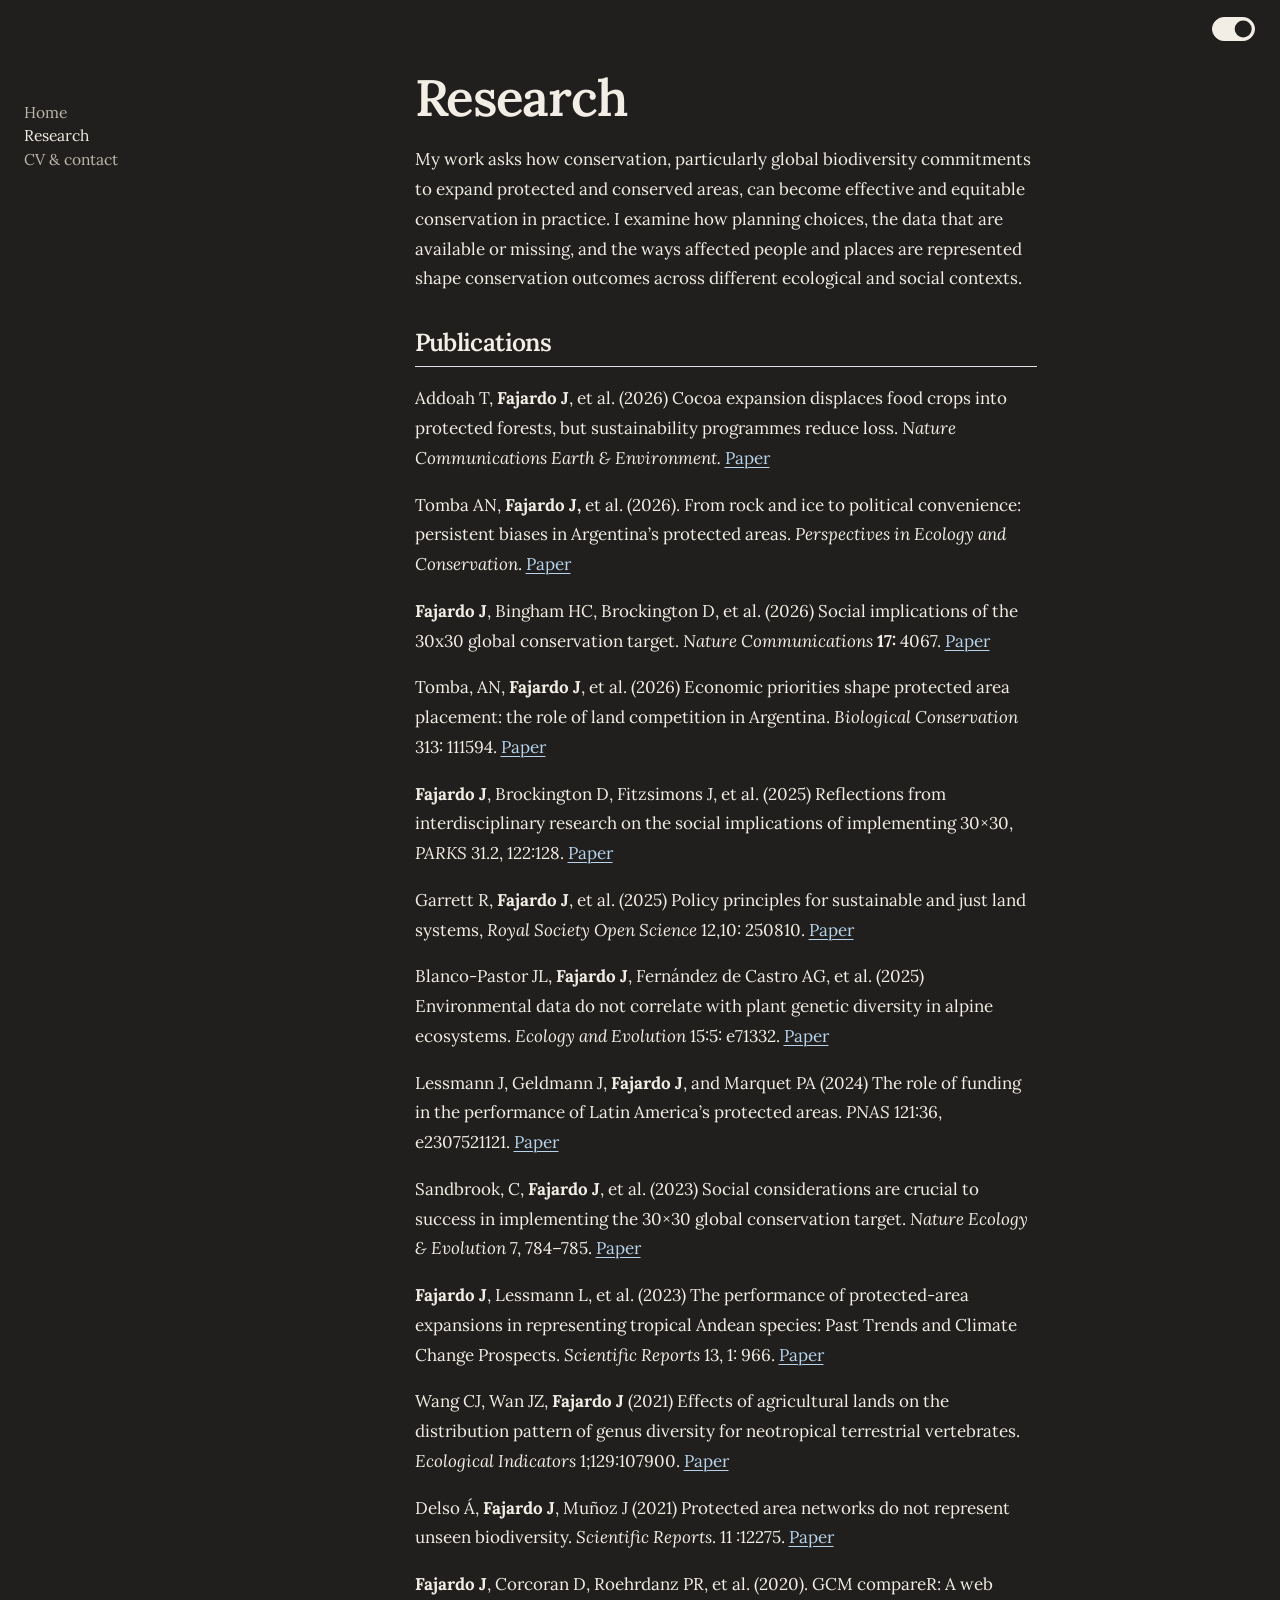
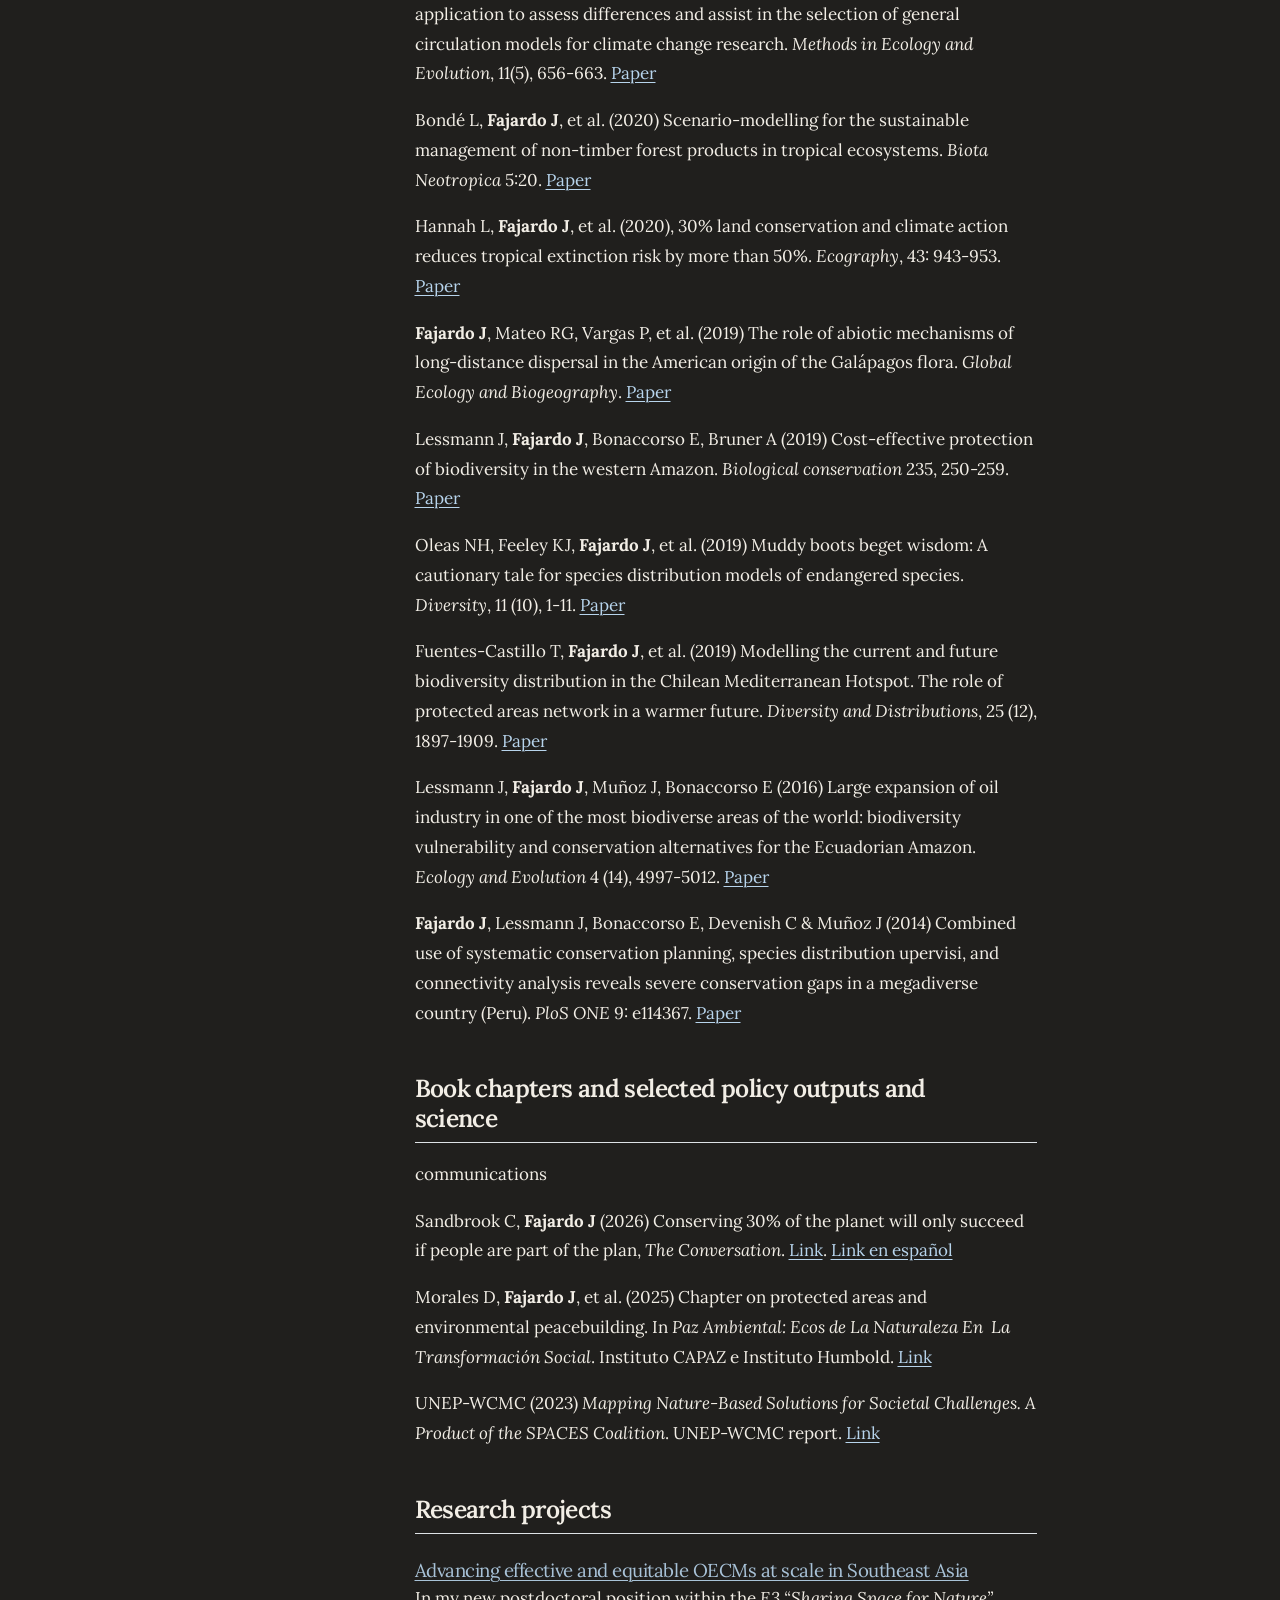
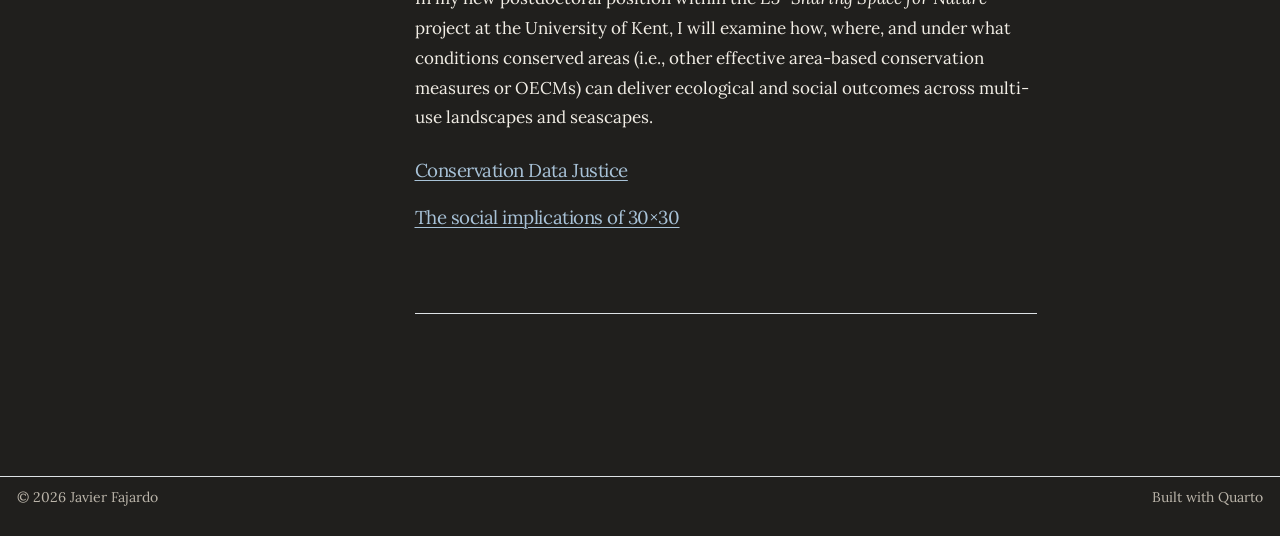
<file: research.html>
<!DOCTYPE html>
<html xmlns="http://www.w3.org/1999/xhtml" lang="en" xml:lang="en"><head>

<meta charset="utf-8">
<meta name="generator" content="quarto-1.9.37">

<meta name="viewport" content="width=device-width, initial-scale=1.0, user-scalable=yes">


<title>Research – Javier Fajardo</title>
<style>
/* Default styles provided by pandoc.
** See https://pandoc.org/MANUAL.html#variables-for-html for config info.
*/
code{white-space: pre-wrap;}
span.smallcaps{font-variant: small-caps;}
div.columns{display: flex; gap: min(4vw, 1.5em);}
div.column{flex: auto; overflow-x: auto;}
div.hanging-indent{margin-left: 1.5em; text-indent: -1.5em;}
ul.task-list{list-style: none;}
ul.task-list li input[type="checkbox"] {
  width: 0.8em;
  margin: 0 0.8em 0.2em -1em; /* quarto-specific, see https://github.com/quarto-dev/quarto-cli/issues/4556 */ 
  vertical-align: middle;
}
</style>


<script src="site_libs/quarto-nav/quarto-nav.js"></script>
<script src="site_libs/quarto-nav/headroom.min.js"></script>
<script src="site_libs/clipboard/clipboard.min.js"></script>
<script src="site_libs/quarto-search/autocomplete.umd.js"></script>
<script src="site_libs/quarto-search/fuse.min.js"></script>
<script src="site_libs/quarto-search/quarto-search.js"></script>
<meta name="quarto:offset" content="./">
<link href="./images/favicon.svg" rel="icon" type="image/svg+xml">
<script src="site_libs/quarto-html/quarto.js" type="module"></script>
<script src="site_libs/quarto-html/tabsets/tabsets.js" type="module"></script>
<script src="site_libs/quarto-html/popper.min.js"></script>
<script src="site_libs/quarto-html/tippy.umd.min.js"></script>
<script src="site_libs/quarto-html/anchor.min.js"></script>
<link href="site_libs/quarto-html/tippy.css" rel="stylesheet">
<link href="site_libs/quarto-html/quarto-syntax-highlighting-7f8f88aac4f3542376d5c11b86a4c14d.css" rel="stylesheet" id="quarto-text-highlighting-styles">
<script src="site_libs/bootstrap/bootstrap.min.js"></script>
<link href="site_libs/bootstrap/bootstrap-icons.css" rel="stylesheet">
<link href="site_libs/bootstrap/bootstrap-104f2622452aeaad4c018a66f4effed7.min.css" rel="stylesheet" append-hash="true" id="quarto-bootstrap" data-mode="light">
<script id="quarto-search-options" type="application/json">{
  "location": "sidebar",
  "copy-button": false,
  "collapse-after": 3,
  "panel-placement": "start",
  "type": "textbox",
  "limit": 50,
  "keyboard-shortcut": [
    "f",
    "/",
    "s"
  ],
  "show-item-context": false,
  "language": {
    "search-no-results-text": "No results",
    "search-matching-documents-text": "matching documents",
    "search-copy-link-title": "Copy link to search",
    "search-hide-matches-text": "Hide additional matches",
    "search-more-match-text": "more match in this document",
    "search-more-matches-text": "more matches in this document",
    "search-clear-button-title": "Clear",
    "search-text-placeholder": "",
    "search-detached-cancel-button-title": "Cancel",
    "search-submit-button-title": "Submit",
    "search-label": "Search"
  }
}</script>
<style>html{ scroll-behavior: smooth; }</style>
<script>

  document.addEventListener('DOMContentLoaded', () => {

    const savedTheme = localStorage.getItem('theme');

    if (savedTheme !== 'light') document.documentElement.classList.add('dark');



    const button = document.createElement('button');

    button.className = 'theme-toggle';

    button.type = 'button';

    button.setAttribute('aria-label', 'Toggle dark mode');

    button.setAttribute('title', 'Toggle dark mode');

    button.innerHTML = '<span aria-hidden="true"></span>';

    const host = document.querySelector('#quarto-content') || document.body;

    host.appendChild(button);



    button.addEventListener('click', () => {

      document.documentElement.classList.toggle('dark');

      localStorage.setItem('theme', document.documentElement.classList.contains('dark') ? 'dark' : 'light');

    });

  });

</script>



<!-- Moon style -->

<!-- <script>

  document.addEventListener('DOMContentLoaded', () => {

    const savedTheme = localStorage.getItem('theme');

    if (savedTheme !== 'light') document.documentElement.classList.add('dark');



    const button = document.createElement('button');

    button.className = 'theme-toggle';

    button.type = 'button';

    button.setAttribute('aria-label', 'Toggle dark mode');

    button.setAttribute('title', 'Toggle dark mode');

    button.innerHTML = '<span aria-hidden="true">◐</span>';

    const host = document.querySelector('#quarto-content') || document.body;

    host.appendChild(button);



    button.addEventListener('click', () => {

      document.documentElement.classList.toggle('dark');

      localStorage.setItem('theme', document.documentElement.classList.contains('dark') ? 'dark' : 'light');

    });

  });

</script> -->

<meta name="google-site-verification" content="JHCKP9dg2WoFgWSsbFkG-kSPM05Z5X3h9L20Aoi-szg">


<link rel="stylesheet" href="styles.css">
</head>

<body class="nav-sidebar docked fullcontent quarto-light">

<div id="quarto-search-results"></div>
  <header id="quarto-header" class="headroom fixed-top">
  <nav class="quarto-secondary-nav">
    <div class="container-fluid d-flex">
      <button type="button" class="quarto-btn-toggle btn" data-bs-toggle="collapse" role="button" data-bs-target=".quarto-sidebar-collapse-item" aria-controls="quarto-sidebar" aria-expanded="false" aria-label="Toggle sidebar navigation" onclick="if (window.quartoToggleHeadroom) { window.quartoToggleHeadroom(); }">
        <i class="bi bi-layout-text-sidebar-reverse"></i>
      </button>
        <nav class="quarto-page-breadcrumbs" aria-label="breadcrumb"><ol class="breadcrumb"><li class="breadcrumb-item"><a href="./research.html">Research</a></li></ol></nav>
        <a class="flex-grow-1" role="navigation" data-bs-toggle="collapse" data-bs-target=".quarto-sidebar-collapse-item" aria-controls="quarto-sidebar" aria-expanded="false" aria-label="Toggle sidebar navigation" onclick="if (window.quartoToggleHeadroom) { window.quartoToggleHeadroom(); }">      
        </a>
    </div>
  </nav>
</header>
<!-- content -->
<div id="quarto-content" class="quarto-container page-columns page-rows-contents page-layout-article">
<!-- sidebar -->
  <nav id="quarto-sidebar" class="sidebar collapse collapse-horizontal quarto-sidebar-collapse-item sidebar-navigation docked overflow-auto">
    <div class="pt-lg-2 mt-2 text-left sidebar-header">
    <div class="sidebar-title mb-0 py-0">
      <a href="./">Javier Fajardo</a> 
    </div>
      </div>
    <div class="sidebar-menu-container"> 
    <ul class="list-unstyled mt-1">
        <li class="sidebar-item">
  <div class="sidebar-item-container"> 
  <a href="./index.html" class="sidebar-item-text sidebar-link">
 <span class="menu-text">Home</span></a>
  </div>
</li>
        <li class="sidebar-item">
  <div class="sidebar-item-container"> 
  <a href="./research.html" class="sidebar-item-text sidebar-link active">
 <span class="menu-text">Research</span></a>
  </div>
</li>
        <li class="sidebar-item">
  <div class="sidebar-item-container"> 
  <a href="./cv.html" class="sidebar-item-text sidebar-link">
 <span class="menu-text">CV &amp; contact</span></a>
  </div>
</li>
    </ul>
    </div>
</nav>
<div id="quarto-sidebar-glass" class="quarto-sidebar-collapse-item" data-bs-toggle="collapse" data-bs-target=".quarto-sidebar-collapse-item"></div>
<!-- margin-sidebar -->
    
<!-- main -->
<main class="content" id="quarto-document-content">

<header id="title-block-header" class="quarto-title-block default">
<div class="quarto-title">
<h1 class="title">Research</h1>
</div>



<div class="quarto-title-meta">

    
  
    
  </div>
  


</header>


<p>My work asks how conservation, particularly global biodiversity commitments to expand protected and conserved areas, can become effective and equitable conservation in practice. I examine how planning choices, the data that are available or missing, and the ways affected people and places are represented shape conservation outcomes across different ecological and social contexts.</p>
<section id="publications" class="level2">
<h2 class="anchored" data-anchor-id="publications">Publications</h2>
<p>Addoah T, <strong>Fajardo J</strong>, et al.&nbsp;(2026) Cocoa expansion displaces food crops into protected forests, but sustainability programmes reduce loss. <em>Nature Communications Earth &amp; Environment.</em> <a href="https://doi.org/10.1038/s43247-026-03930-0">Paper</a></p>
<p>Tomba AN, <strong>Fajardo J,</strong> et al.&nbsp;(2026). From rock and ice to political convenience: persistent biases in Argentina’s protected areas. <em>Perspectives in Ecology and Conservation</em>. <a href="https://doi.org/10.1016/j.pecon.2026.07.001">Paper</a></p>
<p><strong>Fajardo J</strong>, Bingham HC, Brockington D, et al.&nbsp;(2026) Social implications of the 30x30 global conservation target. <em>Nature Communications</em> <strong>17:</strong> 4067. <a href="https://doi.org/10.1038/s41467-026-71860-8">Paper</a></p>
<p>Tomba, AN, <strong>Fajardo J</strong>, et al.&nbsp;(2026) Economic priorities shape protected area placement: the role of land competition in Argentina. <em>Biological Conservation</em> 313: 111594. <a href="https://doi.org/10.1016/j.biocon.2025.111594">Paper</a></p>
<p><strong>Fajardo J</strong>, Brockington D, Fitzsimons J, et al.&nbsp;(2025) Reflections from interdisciplinary research on the social implications of implementing 30×30, <em>PARKS</em> 31.2, 122:128. <a href="https://doi.org/10.2305/nfzn8173">Paper</a></p>
<p>Garrett R, <strong>Fajardo J</strong>, et al.&nbsp;(2025) Policy principles for sustainable and just land systems, <em>Royal Society Open Science</em> 12,10: 250810. <a href="https://doi.org/10.1098/rsos.250810">Paper</a></p>
<p>Blanco-Pastor JL, <strong>Fajardo J</strong>, Fernández de Castro AG, et al.&nbsp;(2025) Environmental data do not correlate with plant genetic diversity in alpine ecosystems. <em>Ecology and Evolution</em> 15:5: e71332. <a href="https://doi.org/10.1002/ece3.71332">Paper</a></p>
<p>Lessmann J, Geldmann J, <strong>Fajardo J</strong>, and Marquet PA (2024) The role of funding in the performance of Latin America’s protected areas. <em>PNAS</em> 121:36, e2307521121. <a href="https://doi.org/10.1073/pnas.2307521121">Paper</a></p>
<p>Sandbrook, C, <strong>Fajardo J</strong>, et al.&nbsp;(2023) Social considerations are crucial to success in implementing the 30×30 global conservation target. <em>Nature Ecology &amp; Evolution</em> 7,&nbsp;784–785. <a href="https://doi.org/10.1038/s41559-023-02048-2">Paper</a></p>
<p><strong>Fajardo J</strong>, Lessmann L, et al.&nbsp;(2023) The performance of protected-area expansions in representing tropical Andean species: Past Trends and Climate Change Prospects. <em>Scientific Reports</em> 13, 1: 966. <a href="https://doi.org/10.1038/s41598-022-27365-7">Paper</a></p>
<p>Wang CJ, Wan JZ, <strong>Fajardo J</strong> (2021) Effects of agricultural lands on the distribution pattern of genus diversity for neotropical terrestrial vertebrates. <em>Ecological Indicators</em> 1;129:107900. <a href="https://doi.org/10.1016/j.ecolind.2021.107900">Paper</a></p>
<p>Delso Á, <strong>Fajardo J</strong>, Muñoz J (2021) Protected area networks do not represent unseen biodiversity. <em>Scientific Reports</em>. 11&nbsp;:12275. <a href="https://doi.org/10.1038/s41598-021-91651-z">Paper</a></p>
<p><strong>Fajardo J</strong>, Corcoran D, Roehrdanz PR, et al.&nbsp;(2020). GCM compareR: A web application to assess differences and assist in the selection of general circulation models for climate change research. <em>Methods in Ecology and Evolution</em>, 11(5), 656-663. <a href="https://doi.org/10.1111/2041-210X.13360">Paper</a></p>
<p>Bondé L, <strong>Fajardo J</strong>, et al.&nbsp;(2020) Scenario-modelling for the sustainable management of non-timber forest products in tropical ecosystems. <em>Biota Neotropica</em> 5:20. <a href="https://doi.org/10.1590/1676-0611-bn-2019-0898">Paper</a></p>
<p>Hannah L, <strong>Fajardo J</strong>, et al.&nbsp;(2020), 30% land conservation and climate action reduces tropical extinction risk by more than 50%. <em>Ecography</em>, 43: 943-953. <a href="https://doi.org/10.1111/ecog.05166">Paper</a></p>
<p><strong>Fajardo J</strong>, Mateo RG, Vargas P, et al.&nbsp;(2019) The role of abiotic mechanisms of long-distance dispersal in the American origin of the Galápagos flora. <em>Global Ecology and Biogeography</em>. <a href="https://doi.org/10.1111/geb.12977">Paper</a></p>
<p>Lessmann J, <strong>Fajardo J</strong>, Bonaccorso E, Bruner A (2019) Cost-effective protection of biodiversity in the western Amazon. <em>Biological conservation</em> 235, 250-259. <a href="https://doi.org/10.1016/j.biocon.2019.04.022">Paper</a></p>
<p>Oleas NH, Feeley KJ, <strong>Fajardo J</strong>, et al.&nbsp;(2019) Muddy boots beget wisdom: A cautionary tale for species distribution models of endangered species. <em>Diversity</em>, 11 (10), 1-11. <a href="https://doi.org/10.3390/d11010010">Paper</a></p>
<p>Fuentes-Castillo T, <strong>Fajardo J</strong>, et al.&nbsp;(2019) Modelling the current and future biodiversity distribution in the Chilean Mediterranean Hotspot. The role of protected areas network in a warmer future. <em>Diversity and Distributions</em>, 25 (12), 1897-1909. <a href="https://doi.org/10.1111/ddi.12988">Paper</a></p>
<p>Lessmann J, <strong>Fajardo J</strong>, Muñoz J, Bonaccorso E (2016) Large expansion of oil industry in one of the most biodiverse areas of the world: biodiversity vulnerability and conservation alternatives for the Ecuadorian Amazon. <em>Ecology and Evolution</em> 4 (14), 4997-5012. <a href="https://doi.org/10.1002/ece3.2099">Paper</a></p>
<p><strong>Fajardo J</strong>, Lessmann J, Bonaccorso E, Devenish C &amp; Muñoz J (2014) Combined use of systematic conservation planning, species distribution upervisi, and connectivity analysis reveals severe conservation gaps in a megadiverse country (Peru). <em>PloS ONE</em> 9: e114367. <a href="https://doi.org/10.1371/journal.pone.0114367">Paper</a></p>
</section>
<section id="book-chapters-and-selected-policy-outputs-and-science" class="level2">
<h2 class="anchored" data-anchor-id="book-chapters-and-selected-policy-outputs-and-science">Book chapters and selected policy outputs and science</h2>
<p>communications</p>
<p>Sandbrook C, <strong>Fajardo J</strong> (2026) Conserving 30% of the planet will only succeed if people are part of the plan, <em>The Conversation</em>. <a href="https://theconversation.com/embargo-may-12-at-10am-conserving-30-of-the-planet-will-only-succeed-if-people-are-part-of-the-plan-278629">Link</a>. <a href="https://theconversation.com/la-conservacion-del-30-del-planeta-solo-tendra-exito-si-las-personas-forman-parte-del-plan-283900">Link en español</a></p>
<p>Morales D, <strong>Fajardo J</strong>, et al.&nbsp;(2025) Chapter on protected areas and environmental peacebuilding. In <em>Paz Ambiental: Ecos de La Naturaleza En&nbsp; La Transformación Social</em>. Instituto CAPAZ e Instituto Humbold. <a href="https://www.instituto-capaz.org/wp-content/uploads/2025/02/CAPAZ_Paz_Ambiental_Digital.pdf">Link</a></p>
<p>UNEP-WCMC (2023) <em>Mapping Nature-Based Solutions for Societal Challenges. A Product of the SPACES Coalition</em>. UNEP-WCMC report. <a href="https://pure.iiasa.ac.at/id/eprint/18923/1/202306_SPACES-NbS-Review_02.pdf">Link</a></p>
</section>
<section id="research-projects" class="level2">
<h2 class="anchored" data-anchor-id="research-projects">Research projects</h2>
<section id="advancing-effective-and-equitable-oecms-at-scale-in-southeast-asia" class="level3">
<h3 class="anchored" data-anchor-id="advancing-effective-and-equitable-oecms-at-scale-in-southeast-asia"><a href="https://research.kent.ac.uk/sharing-space-for-nature/">Advancing effective and equitable OECMs at scale in Southeast Asia</a></h3>
<p>In my new postdoctoral position within the <em>E3 “Sharing Space for Nature”</em> project at the University of Kent, I will examine how, where, and under what conditions conserved areas (i.e., other effective area-based conservation measures or OECMs) can deliver ecological and social outcomes across multi-use landscapes and seascapes.</p>
</section>
<section id="conservation-data-justice" class="level3">
<h3 class="anchored" data-anchor-id="conservation-data-justice"><a href="https://condjust.eu/">Conservation Data Justice</a></h3>
</section>
<section id="the-social-implications-of-3030" class="level3">
<h3 class="anchored" data-anchor-id="the-social-implications-of-3030"><a href="https://snappartnership.net/team/the-social-implications-of-30-x-30/">The social implications of 30×30</a></h3>
</section>
</section>
<section id="section" class="level2">
<h2 class="anchored" data-anchor-id="section"></h2>


</section>

</main> <!-- /main -->
<script id="quarto-html-after-body" type="application/javascript">
  window.document.addEventListener("DOMContentLoaded", function (event) {
    const icon = "";
    const anchorJS = new window.AnchorJS();
    anchorJS.options = {
      placement: 'right',
      icon: icon
    };
    anchorJS.add('.anchored');
    const isCodeAnnotation = (el) => {
      for (const clz of el.classList) {
        if (clz.startsWith('code-annotation-')) {                     
          return true;
        }
      }
      return false;
    }
    const onCopySuccess = function(e) {
      // button target
      const button = e.trigger;
      // don't keep focus
      button.blur();
      // flash "checked"
      button.classList.add('code-copy-button-checked');
      var currentTitle = button.getAttribute("title");
      button.setAttribute("title", "Copied!");
      let tooltip;
      if (window.bootstrap) {
        button.setAttribute("data-bs-toggle", "tooltip");
        button.setAttribute("data-bs-placement", "left");
        button.setAttribute("data-bs-title", "Copied!");
        tooltip = new bootstrap.Tooltip(button, 
          { trigger: "manual", 
            customClass: "code-copy-button-tooltip",
            offset: [0, -8]});
        tooltip.show();    
      }
      setTimeout(function() {
        if (tooltip) {
          tooltip.hide();
          button.removeAttribute("data-bs-title");
          button.removeAttribute("data-bs-toggle");
          button.removeAttribute("data-bs-placement");
        }
        button.setAttribute("title", currentTitle);
        button.classList.remove('code-copy-button-checked');
      }, 1000);
      // clear code selection
      e.clearSelection();
    }
    const getTextToCopy = function(trigger) {
      const outerScaffold = trigger.parentElement.cloneNode(true);
      const codeEl = outerScaffold.querySelector('code');
      for (const childEl of codeEl.children) {
        if (isCodeAnnotation(childEl)) {
          childEl.remove();
        }
      }
      return codeEl.innerText;
    }
    const clipboard = new window.ClipboardJS('.code-copy-button:not([data-in-quarto-modal])', {
      text: getTextToCopy
    });
    clipboard.on('success', onCopySuccess);
    if (window.document.getElementById('quarto-embedded-source-code-modal')) {
      const clipboardModal = new window.ClipboardJS('.code-copy-button[data-in-quarto-modal]', {
        text: getTextToCopy,
        container: window.document.getElementById('quarto-embedded-source-code-modal')
      });
      clipboardModal.on('success', onCopySuccess);
    }
      var localhostRegex = new RegExp(/^(?:http|https):\/\/localhost\:?[0-9]*\//);
      var mailtoRegex = new RegExp(/^mailto:/);
        var filterRegex = new RegExp("https:\/\/fajardojavier\.github\.io\/");
      var isInternal = (href) => {
          return filterRegex.test(href) || localhostRegex.test(href) || mailtoRegex.test(href);
      }
      // Inspect non-navigation links and adorn them if external
     var links = window.document.querySelectorAll('a[href]:not(.nav-link):not(.navbar-brand):not(.toc-action):not(.sidebar-link):not(.sidebar-item-toggle):not(.pagination-link):not(.no-external):not([aria-hidden]):not(.dropdown-item):not(.quarto-navigation-tool):not(.about-link)');
      for (var i=0; i<links.length; i++) {
        const link = links[i];
        if (!isInternal(link.href)) {
          // undo the damage that might have been done by quarto-nav.js in the case of
          // links that we want to consider external
          if (link.dataset.originalHref !== undefined) {
            link.href = link.dataset.originalHref;
          }
        }
      }
    function tippyHover(el, contentFn, onTriggerFn, onUntriggerFn) {
      const config = {
        allowHTML: true,
        maxWidth: 500,
        delay: 100,
        arrow: false,
        appendTo: function(el) {
            return el.parentElement;
        },
        interactive: true,
        interactiveBorder: 10,
        theme: 'quarto',
        placement: 'bottom-start',
      };
      if (contentFn) {
        config.content = contentFn;
      }
      if (onTriggerFn) {
        config.onTrigger = onTriggerFn;
      }
      if (onUntriggerFn) {
        config.onUntrigger = onUntriggerFn;
      }
      window.tippy(el, config); 
    }
    const noterefs = window.document.querySelectorAll('a[role="doc-noteref"]');
    for (var i=0; i<noterefs.length; i++) {
      const ref = noterefs[i];
      tippyHover(ref, function() {
        // use id or data attribute instead here
        let href = ref.getAttribute('data-footnote-href') || ref.getAttribute('href');
        try { href = new URL(href).hash; } catch {}
        const id = href.replace(/^#\/?/, "");
        const note = window.document.getElementById(id);
        if (note) {
          return note.innerHTML;
        } else {
          return "";
        }
      });
    }
    const xrefs = window.document.querySelectorAll('a.quarto-xref');
    const processXRef = (id, note) => {
      // Strip column container classes
      const stripColumnClz = (el) => {
        el.classList.remove("page-full", "page-columns");
        if (el.children) {
          for (const child of el.children) {
            stripColumnClz(child);
          }
        }
      }
      stripColumnClz(note)
      if (id === null || id.startsWith('sec-')) {
        // Special case sections, only their first couple elements
        const container = document.createElement("div");
        if (note.children && note.children.length > 2) {
          container.appendChild(note.children[0].cloneNode(true));
          for (let i = 1; i < note.children.length; i++) {
            const child = note.children[i];
            if (child.tagName === "P" && child.innerText === "") {
              continue;
            } else {
              container.appendChild(child.cloneNode(true));
              break;
            }
          }
          if (window.Quarto?.typesetMath) {
            window.Quarto.typesetMath(container);
          }
          return container.innerHTML
        } else {
          if (window.Quarto?.typesetMath) {
            window.Quarto.typesetMath(note);
          }
          return note.innerHTML;
        }
      } else {
        // Remove any anchor links if they are present
        const anchorLink = note.querySelector('a.anchorjs-link');
        if (anchorLink) {
          anchorLink.remove();
        }
        if (window.Quarto?.typesetMath) {
          window.Quarto.typesetMath(note);
        }
        if (note.classList.contains("callout")) {
          return note.outerHTML;
        } else {
          return note.innerHTML;
        }
      }
    }
    for (var i=0; i<xrefs.length; i++) {
      const xref = xrefs[i];
      tippyHover(xref, undefined, function(instance) {
        instance.disable();
        let url = xref.getAttribute('href');
        let hash = undefined; 
        if (url.startsWith('#')) {
          hash = url;
        } else {
          try { hash = new URL(url).hash; } catch {}
        }
        if (hash) {
          const id = hash.replace(/^#\/?/, "");
          const note = window.document.getElementById(id);
          if (note !== null) {
            try {
              const html = processXRef(id, note.cloneNode(true));
              instance.setContent(html);
            } finally {
              instance.enable();
              instance.show();
            }
          } else {
            // See if we can fetch this
            fetch(url.split('#')[0])
            .then(res => res.text())
            .then(html => {
              const parser = new DOMParser();
              const htmlDoc = parser.parseFromString(html, "text/html");
              const note = htmlDoc.getElementById(id);
              if (note !== null) {
                const html = processXRef(id, note);
                instance.setContent(html);
              } 
            }).finally(() => {
              instance.enable();
              instance.show();
            });
          }
        } else {
          // See if we can fetch a full url (with no hash to target)
          // This is a special case and we should probably do some content thinning / targeting
          fetch(url)
          .then(res => res.text())
          .then(html => {
            const parser = new DOMParser();
            const htmlDoc = parser.parseFromString(html, "text/html");
            const note = htmlDoc.querySelector('main.content');
            if (note !== null) {
              // This should only happen for chapter cross references
              // (since there is no id in the URL)
              // remove the first header
              if (note.children.length > 0 && note.children[0].tagName === "HEADER") {
                note.children[0].remove();
              }
              const html = processXRef(null, note);
              instance.setContent(html);
            } 
          }).finally(() => {
            instance.enable();
            instance.show();
          });
        }
      }, function(instance) {
      });
    }
        let selectedAnnoteEl;
        const selectorForAnnotation = ( cell, annotation) => {
          let cellAttr = 'data-code-cell="' + cell + '"';
          let lineAttr = 'data-code-annotation="' +  annotation + '"';
          const selector = 'span[' + cellAttr + '][' + lineAttr + ']';
          return selector;
        }
        const selectCodeLines = (annoteEl) => {
          const doc = window.document;
          const targetCell = annoteEl.getAttribute("data-target-cell");
          const targetAnnotation = annoteEl.getAttribute("data-target-annotation");
          const annoteSpan = window.document.querySelector(selectorForAnnotation(targetCell, targetAnnotation));
          const lines = annoteSpan.getAttribute("data-code-lines").split(",");
          const lineIds = lines.map((line) => {
            return targetCell + "-" + line;
          })
          let top = null;
          let height = null;
          let parent = null;
          if (lineIds.length > 0) {
              //compute the position of the single el (top and bottom and make a div)
              const el = window.document.getElementById(lineIds[0]);
              top = el.offsetTop;
              height = el.offsetHeight;
              parent = el.parentElement.parentElement;
            if (lineIds.length > 1) {
              const lastEl = window.document.getElementById(lineIds[lineIds.length - 1]);
              const bottom = lastEl.offsetTop + lastEl.offsetHeight;
              height = bottom - top;
            }
            if (top !== null && height !== null && parent !== null) {
              // cook up a div (if necessary) and position it 
              let div = window.document.getElementById("code-annotation-line-highlight");
              if (div === null) {
                div = window.document.createElement("div");
                div.setAttribute("id", "code-annotation-line-highlight");
                div.style.position = 'absolute';
                parent.appendChild(div);
              }
              div.style.top = top - 2 + "px";
              div.style.height = height + 4 + "px";
              div.style.left = 0;
              let gutterDiv = window.document.getElementById("code-annotation-line-highlight-gutter");
              if (gutterDiv === null) {
                gutterDiv = window.document.createElement("div");
                gutterDiv.setAttribute("id", "code-annotation-line-highlight-gutter");
                gutterDiv.style.position = 'absolute';
                const codeCell = window.document.getElementById(targetCell);
                const gutter = codeCell.querySelector('.code-annotation-gutter');
                gutter.appendChild(gutterDiv);
              }
              gutterDiv.style.top = top - 2 + "px";
              gutterDiv.style.height = height + 4 + "px";
            }
            selectedAnnoteEl = annoteEl;
          }
        };
        const unselectCodeLines = () => {
          const elementsIds = ["code-annotation-line-highlight", "code-annotation-line-highlight-gutter"];
          elementsIds.forEach((elId) => {
            const div = window.document.getElementById(elId);
            if (div) {
              div.remove();
            }
          });
          selectedAnnoteEl = undefined;
        };
          // Handle positioning of the toggle
      window.addEventListener(
        "resize",
        throttle(() => {
          elRect = undefined;
          if (selectedAnnoteEl) {
            selectCodeLines(selectedAnnoteEl);
          }
        }, 10)
      );
      function throttle(fn, ms) {
      let throttle = false;
      let timer;
        return (...args) => {
          if(!throttle) { // first call gets through
              fn.apply(this, args);
              throttle = true;
          } else { // all the others get throttled
              if(timer) clearTimeout(timer); // cancel #2
              timer = setTimeout(() => {
                fn.apply(this, args);
                timer = throttle = false;
              }, ms);
          }
        };
      }
        // Attach click handler to the DT
        const annoteDls = window.document.querySelectorAll('dt[data-target-cell]');
        for (const annoteDlNode of annoteDls) {
          annoteDlNode.addEventListener('click', (event) => {
            const clickedEl = event.target;
            if (clickedEl !== selectedAnnoteEl) {
              unselectCodeLines();
              const activeEl = window.document.querySelector('dt[data-target-cell].code-annotation-active');
              if (activeEl) {
                activeEl.classList.remove('code-annotation-active');
              }
              selectCodeLines(clickedEl);
              clickedEl.classList.add('code-annotation-active');
            } else {
              // Unselect the line
              unselectCodeLines();
              clickedEl.classList.remove('code-annotation-active');
            }
          });
        }
    const findCites = (el) => {
      const parentEl = el.parentElement;
      if (parentEl) {
        const cites = parentEl.dataset.cites;
        if (cites) {
          return {
            el,
            cites: cites.split(' ')
          };
        } else {
          return findCites(el.parentElement)
        }
      } else {
        return undefined;
      }
    };
    var bibliorefs = window.document.querySelectorAll('a[role="doc-biblioref"]');
    for (var i=0; i<bibliorefs.length; i++) {
      const ref = bibliorefs[i];
      const citeInfo = findCites(ref);
      if (citeInfo) {
        tippyHover(citeInfo.el, function() {
          var popup = window.document.createElement('div');
          citeInfo.cites.forEach(function(cite) {
            var citeDiv = window.document.createElement('div');
            citeDiv.classList.add('hanging-indent');
            citeDiv.classList.add('csl-entry');
            var biblioDiv = window.document.getElementById('ref-' + cite);
            if (biblioDiv) {
              citeDiv.innerHTML = biblioDiv.innerHTML;
            }
            popup.appendChild(citeDiv);
          });
          return popup.innerHTML;
        });
      }
    }
  });
  </script>
</div> <!-- /content -->
<footer class="footer">
  <div class="nav-footer">
    <div class="nav-footer-left">
<p>© 2026 Javier Fajardo</p>
</div>   
    <div class="nav-footer-center">
      &nbsp;
    </div>
    <div class="nav-footer-right">
<p>Built with Quarto</p>
</div>
  </div>
</footer>




<script src="site_libs/quarto-html/zenscroll-min.js"></script>
</body></html>
</file>
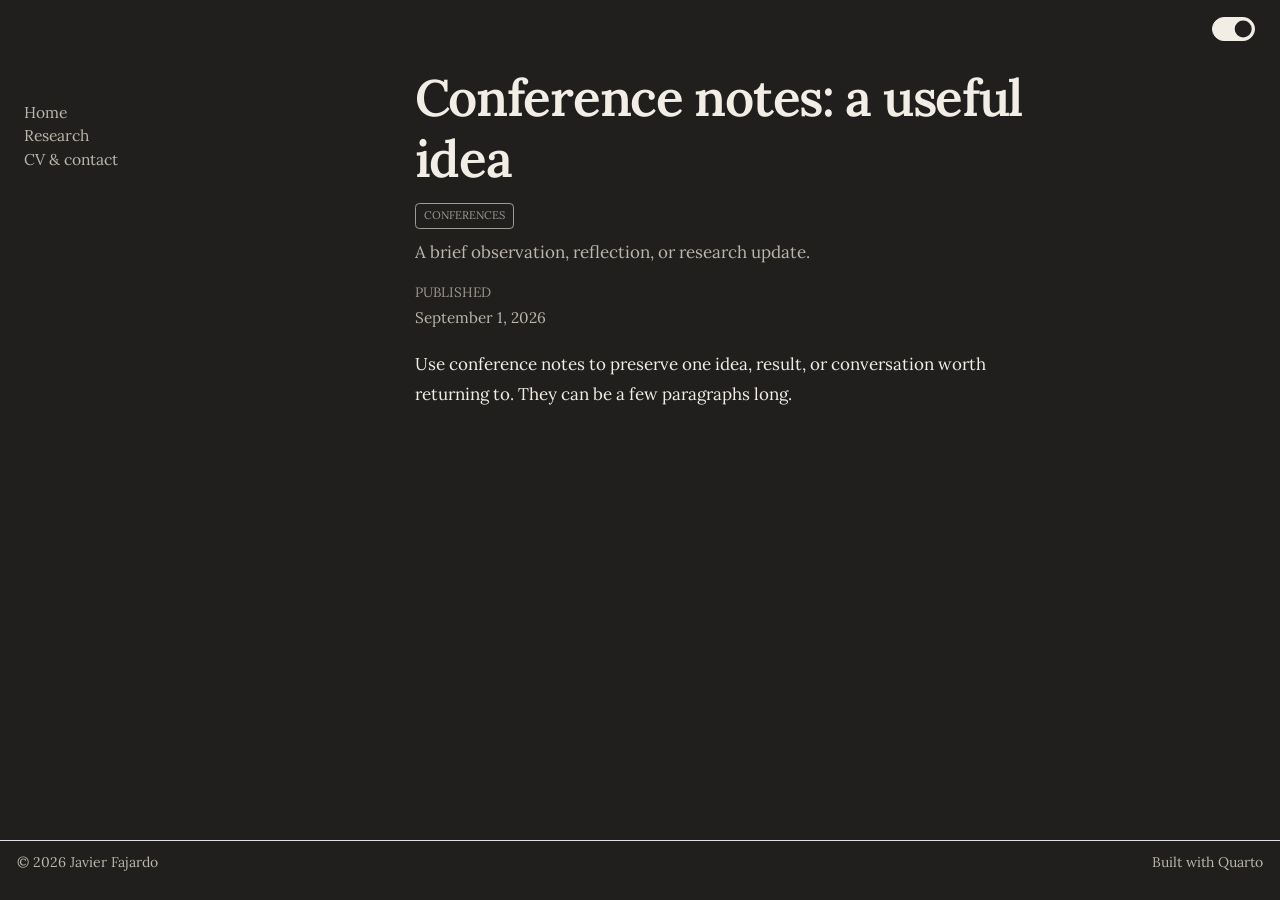
<file: posts/conference-notes.html>
<!DOCTYPE html>
<html xmlns="http://www.w3.org/1999/xhtml" lang="en" xml:lang="en"><head>

<meta charset="utf-8">
<meta name="generator" content="quarto-1.9.37">

<meta name="viewport" content="width=device-width, initial-scale=1.0, user-scalable=yes">

<meta name="dcterms.date" content="2026-09-01">
<meta name="description" content="A brief observation, reflection, or research update.">

<title>Conference notes: a useful idea – Javier Fajardo</title>
<style>
/* Default styles provided by pandoc.
** See https://pandoc.org/MANUAL.html#variables-for-html for config info.
*/
code{white-space: pre-wrap;}
span.smallcaps{font-variant: small-caps;}
div.columns{display: flex; gap: min(4vw, 1.5em);}
div.column{flex: auto; overflow-x: auto;}
div.hanging-indent{margin-left: 1.5em; text-indent: -1.5em;}
ul.task-list{list-style: none;}
ul.task-list li input[type="checkbox"] {
  width: 0.8em;
  margin: 0 0.8em 0.2em -1em; /* quarto-specific, see https://github.com/quarto-dev/quarto-cli/issues/4556 */ 
  vertical-align: middle;
}
</style>


<script src="../site_libs/quarto-nav/quarto-nav.js"></script>
<script src="../site_libs/quarto-nav/headroom.min.js"></script>
<script src="../site_libs/clipboard/clipboard.min.js"></script>
<script src="../site_libs/quarto-search/autocomplete.umd.js"></script>
<script src="../site_libs/quarto-search/fuse.min.js"></script>
<script src="../site_libs/quarto-search/quarto-search.js"></script>
<meta name="quarto:offset" content="../">
<link href="../images/favicon.svg" rel="icon" type="image/svg+xml">
<script src="../site_libs/quarto-html/quarto.js" type="module"></script>
<script src="../site_libs/quarto-html/tabsets/tabsets.js" type="module"></script>
<script src="../site_libs/quarto-html/popper.min.js"></script>
<script src="../site_libs/quarto-html/tippy.umd.min.js"></script>
<script src="../site_libs/quarto-html/anchor.min.js"></script>
<link href="../site_libs/quarto-html/tippy.css" rel="stylesheet">
<link href="../site_libs/quarto-html/quarto-syntax-highlighting-7f8f88aac4f3542376d5c11b86a4c14d.css" rel="stylesheet" id="quarto-text-highlighting-styles">
<script src="../site_libs/bootstrap/bootstrap.min.js"></script>
<link href="../site_libs/bootstrap/bootstrap-icons.css" rel="stylesheet">
<link href="../site_libs/bootstrap/bootstrap-104f2622452aeaad4c018a66f4effed7.min.css" rel="stylesheet" append-hash="true" id="quarto-bootstrap" data-mode="light">
<script id="quarto-search-options" type="application/json">{
  "location": "sidebar",
  "copy-button": false,
  "collapse-after": 3,
  "panel-placement": "start",
  "type": "textbox",
  "limit": 50,
  "keyboard-shortcut": [
    "f",
    "/",
    "s"
  ],
  "show-item-context": false,
  "language": {
    "search-no-results-text": "No results",
    "search-matching-documents-text": "matching documents",
    "search-copy-link-title": "Copy link to search",
    "search-hide-matches-text": "Hide additional matches",
    "search-more-match-text": "more match in this document",
    "search-more-matches-text": "more matches in this document",
    "search-clear-button-title": "Clear",
    "search-text-placeholder": "",
    "search-detached-cancel-button-title": "Cancel",
    "search-submit-button-title": "Submit",
    "search-label": "Search"
  }
}</script>
<style>html{ scroll-behavior: smooth; }</style>
<script>

  document.addEventListener('DOMContentLoaded', () => {

    const savedTheme = localStorage.getItem('theme');

    if (savedTheme !== 'light') document.documentElement.classList.add('dark');



    const button = document.createElement('button');

    button.className = 'theme-toggle';

    button.type = 'button';

    button.setAttribute('aria-label', 'Toggle dark mode');

    button.setAttribute('title', 'Toggle dark mode');

    button.innerHTML = '<span aria-hidden="true"></span>';

    const host = document.querySelector('#quarto-content') || document.body;

    host.appendChild(button);



    button.addEventListener('click', () => {

      document.documentElement.classList.toggle('dark');

      localStorage.setItem('theme', document.documentElement.classList.contains('dark') ? 'dark' : 'light');

    });

  });

</script>



<!-- Moon style -->

<!-- <script>

  document.addEventListener('DOMContentLoaded', () => {

    const savedTheme = localStorage.getItem('theme');

    if (savedTheme !== 'light') document.documentElement.classList.add('dark');



    const button = document.createElement('button');

    button.className = 'theme-toggle';

    button.type = 'button';

    button.setAttribute('aria-label', 'Toggle dark mode');

    button.setAttribute('title', 'Toggle dark mode');

    button.innerHTML = '<span aria-hidden="true">◐</span>';

    const host = document.querySelector('#quarto-content') || document.body;

    host.appendChild(button);



    button.addEventListener('click', () => {

      document.documentElement.classList.toggle('dark');

      localStorage.setItem('theme', document.documentElement.classList.contains('dark') ? 'dark' : 'light');

    });

  });

</script> -->

<meta name="google-site-verification" content="JHCKP9dg2WoFgWSsbFkG-kSPM05Z5X3h9L20Aoi-szg">


<link rel="stylesheet" href="../styles.css">
</head>

<body class="nav-sidebar docked fullcontent quarto-light">

<div id="quarto-search-results"></div>
  <header id="quarto-header" class="headroom fixed-top">
  <nav class="quarto-secondary-nav">
    <div class="container-fluid d-flex">
      <button type="button" class="quarto-btn-toggle btn" data-bs-toggle="collapse" role="button" data-bs-target=".quarto-sidebar-collapse-item" aria-controls="quarto-sidebar" aria-expanded="false" aria-label="Toggle sidebar navigation" onclick="if (window.quartoToggleHeadroom) { window.quartoToggleHeadroom(); }">
        <i class="bi bi-layout-text-sidebar-reverse"></i>
      </button>
        <nav class="quarto-page-breadcrumbs" aria-label="breadcrumb"><ol class="breadcrumb"><li class="breadcrumb-item">
      Javier Fajardo
      </li></ol></nav>
        <a class="flex-grow-1" role="navigation" data-bs-toggle="collapse" data-bs-target=".quarto-sidebar-collapse-item" aria-controls="quarto-sidebar" aria-expanded="false" aria-label="Toggle sidebar navigation" onclick="if (window.quartoToggleHeadroom) { window.quartoToggleHeadroom(); }">      
        </a>
    </div>
  </nav>
</header>
<!-- content -->
<div id="quarto-content" class="quarto-container page-columns page-rows-contents page-layout-article">
<!-- sidebar -->
  <nav id="quarto-sidebar" class="sidebar collapse collapse-horizontal quarto-sidebar-collapse-item sidebar-navigation docked overflow-auto">
    <div class="pt-lg-2 mt-2 text-left sidebar-header">
    <div class="sidebar-title mb-0 py-0">
      <a href="../">Javier Fajardo</a> 
    </div>
      </div>
    <div class="sidebar-menu-container"> 
    <ul class="list-unstyled mt-1">
        <li class="sidebar-item">
  <div class="sidebar-item-container"> 
  <a href="../index.html" class="sidebar-item-text sidebar-link">
 <span class="menu-text">Home</span></a>
  </div>
</li>
        <li class="sidebar-item">
  <div class="sidebar-item-container"> 
  <a href="../research.html" class="sidebar-item-text sidebar-link">
 <span class="menu-text">Research</span></a>
  </div>
</li>
        <li class="sidebar-item">
  <div class="sidebar-item-container"> 
  <a href="../cv.html" class="sidebar-item-text sidebar-link">
 <span class="menu-text">CV &amp; contact</span></a>
  </div>
</li>
    </ul>
    </div>
</nav>
<div id="quarto-sidebar-glass" class="quarto-sidebar-collapse-item" data-bs-toggle="collapse" data-bs-target=".quarto-sidebar-collapse-item"></div>
<!-- margin-sidebar -->
    
<!-- main -->
<main class="content" id="quarto-document-content">

<header id="title-block-header" class="quarto-title-block default">
<div class="quarto-title">
<h1 class="title">Conference notes: a useful idea</h1>
  <div class="quarto-categories">
    <div class="quarto-category">Conferences</div>
  </div>
  </div>

<div>
  <div class="description">
    A brief observation, reflection, or research update.
  </div>
</div>


<div class="quarto-title-meta">

    
    <div>
    <div class="quarto-title-meta-heading">Published</div>
    <div class="quarto-title-meta-contents">
      <p class="date">September 1, 2026</p>
    </div>
  </div>
  
    
  </div>
  


</header>


<p>Use conference notes to preserve one idea, result, or conversation worth returning to. They can be a few paragraphs long.</p>



</main> <!-- /main -->
<script id="quarto-html-after-body" type="application/javascript">
  window.document.addEventListener("DOMContentLoaded", function (event) {
    const icon = "";
    const anchorJS = new window.AnchorJS();
    anchorJS.options = {
      placement: 'right',
      icon: icon
    };
    anchorJS.add('.anchored');
    const isCodeAnnotation = (el) => {
      for (const clz of el.classList) {
        if (clz.startsWith('code-annotation-')) {                     
          return true;
        }
      }
      return false;
    }
    const onCopySuccess = function(e) {
      // button target
      const button = e.trigger;
      // don't keep focus
      button.blur();
      // flash "checked"
      button.classList.add('code-copy-button-checked');
      var currentTitle = button.getAttribute("title");
      button.setAttribute("title", "Copied!");
      let tooltip;
      if (window.bootstrap) {
        button.setAttribute("data-bs-toggle", "tooltip");
        button.setAttribute("data-bs-placement", "left");
        button.setAttribute("data-bs-title", "Copied!");
        tooltip = new bootstrap.Tooltip(button, 
          { trigger: "manual", 
            customClass: "code-copy-button-tooltip",
            offset: [0, -8]});
        tooltip.show();    
      }
      setTimeout(function() {
        if (tooltip) {
          tooltip.hide();
          button.removeAttribute("data-bs-title");
          button.removeAttribute("data-bs-toggle");
          button.removeAttribute("data-bs-placement");
        }
        button.setAttribute("title", currentTitle);
        button.classList.remove('code-copy-button-checked');
      }, 1000);
      // clear code selection
      e.clearSelection();
    }
    const getTextToCopy = function(trigger) {
      const outerScaffold = trigger.parentElement.cloneNode(true);
      const codeEl = outerScaffold.querySelector('code');
      for (const childEl of codeEl.children) {
        if (isCodeAnnotation(childEl)) {
          childEl.remove();
        }
      }
      return codeEl.innerText;
    }
    const clipboard = new window.ClipboardJS('.code-copy-button:not([data-in-quarto-modal])', {
      text: getTextToCopy
    });
    clipboard.on('success', onCopySuccess);
    if (window.document.getElementById('quarto-embedded-source-code-modal')) {
      const clipboardModal = new window.ClipboardJS('.code-copy-button[data-in-quarto-modal]', {
        text: getTextToCopy,
        container: window.document.getElementById('quarto-embedded-source-code-modal')
      });
      clipboardModal.on('success', onCopySuccess);
    }
      var localhostRegex = new RegExp(/^(?:http|https):\/\/localhost\:?[0-9]*\//);
      var mailtoRegex = new RegExp(/^mailto:/);
        var filterRegex = new RegExp("https:\/\/fajardojavier\.github\.io\/");
      var isInternal = (href) => {
          return filterRegex.test(href) || localhostRegex.test(href) || mailtoRegex.test(href);
      }
      // Inspect non-navigation links and adorn them if external
     var links = window.document.querySelectorAll('a[href]:not(.nav-link):not(.navbar-brand):not(.toc-action):not(.sidebar-link):not(.sidebar-item-toggle):not(.pagination-link):not(.no-external):not([aria-hidden]):not(.dropdown-item):not(.quarto-navigation-tool):not(.about-link)');
      for (var i=0; i<links.length; i++) {
        const link = links[i];
        if (!isInternal(link.href)) {
          // undo the damage that might have been done by quarto-nav.js in the case of
          // links that we want to consider external
          if (link.dataset.originalHref !== undefined) {
            link.href = link.dataset.originalHref;
          }
        }
      }
    function tippyHover(el, contentFn, onTriggerFn, onUntriggerFn) {
      const config = {
        allowHTML: true,
        maxWidth: 500,
        delay: 100,
        arrow: false,
        appendTo: function(el) {
            return el.parentElement;
        },
        interactive: true,
        interactiveBorder: 10,
        theme: 'quarto',
        placement: 'bottom-start',
      };
      if (contentFn) {
        config.content = contentFn;
      }
      if (onTriggerFn) {
        config.onTrigger = onTriggerFn;
      }
      if (onUntriggerFn) {
        config.onUntrigger = onUntriggerFn;
      }
      window.tippy(el, config); 
    }
    const noterefs = window.document.querySelectorAll('a[role="doc-noteref"]');
    for (var i=0; i<noterefs.length; i++) {
      const ref = noterefs[i];
      tippyHover(ref, function() {
        // use id or data attribute instead here
        let href = ref.getAttribute('data-footnote-href') || ref.getAttribute('href');
        try { href = new URL(href).hash; } catch {}
        const id = href.replace(/^#\/?/, "");
        const note = window.document.getElementById(id);
        if (note) {
          return note.innerHTML;
        } else {
          return "";
        }
      });
    }
    const xrefs = window.document.querySelectorAll('a.quarto-xref');
    const processXRef = (id, note) => {
      // Strip column container classes
      const stripColumnClz = (el) => {
        el.classList.remove("page-full", "page-columns");
        if (el.children) {
          for (const child of el.children) {
            stripColumnClz(child);
          }
        }
      }
      stripColumnClz(note)
      if (id === null || id.startsWith('sec-')) {
        // Special case sections, only their first couple elements
        const container = document.createElement("div");
        if (note.children && note.children.length > 2) {
          container.appendChild(note.children[0].cloneNode(true));
          for (let i = 1; i < note.children.length; i++) {
            const child = note.children[i];
            if (child.tagName === "P" && child.innerText === "") {
              continue;
            } else {
              container.appendChild(child.cloneNode(true));
              break;
            }
          }
          if (window.Quarto?.typesetMath) {
            window.Quarto.typesetMath(container);
          }
          return container.innerHTML
        } else {
          if (window.Quarto?.typesetMath) {
            window.Quarto.typesetMath(note);
          }
          return note.innerHTML;
        }
      } else {
        // Remove any anchor links if they are present
        const anchorLink = note.querySelector('a.anchorjs-link');
        if (anchorLink) {
          anchorLink.remove();
        }
        if (window.Quarto?.typesetMath) {
          window.Quarto.typesetMath(note);
        }
        if (note.classList.contains("callout")) {
          return note.outerHTML;
        } else {
          return note.innerHTML;
        }
      }
    }
    for (var i=0; i<xrefs.length; i++) {
      const xref = xrefs[i];
      tippyHover(xref, undefined, function(instance) {
        instance.disable();
        let url = xref.getAttribute('href');
        let hash = undefined; 
        if (url.startsWith('#')) {
          hash = url;
        } else {
          try { hash = new URL(url).hash; } catch {}
        }
        if (hash) {
          const id = hash.replace(/^#\/?/, "");
          const note = window.document.getElementById(id);
          if (note !== null) {
            try {
              const html = processXRef(id, note.cloneNode(true));
              instance.setContent(html);
            } finally {
              instance.enable();
              instance.show();
            }
          } else {
            // See if we can fetch this
            fetch(url.split('#')[0])
            .then(res => res.text())
            .then(html => {
              const parser = new DOMParser();
              const htmlDoc = parser.parseFromString(html, "text/html");
              const note = htmlDoc.getElementById(id);
              if (note !== null) {
                const html = processXRef(id, note);
                instance.setContent(html);
              } 
            }).finally(() => {
              instance.enable();
              instance.show();
            });
          }
        } else {
          // See if we can fetch a full url (with no hash to target)
          // This is a special case and we should probably do some content thinning / targeting
          fetch(url)
          .then(res => res.text())
          .then(html => {
            const parser = new DOMParser();
            const htmlDoc = parser.parseFromString(html, "text/html");
            const note = htmlDoc.querySelector('main.content');
            if (note !== null) {
              // This should only happen for chapter cross references
              // (since there is no id in the URL)
              // remove the first header
              if (note.children.length > 0 && note.children[0].tagName === "HEADER") {
                note.children[0].remove();
              }
              const html = processXRef(null, note);
              instance.setContent(html);
            } 
          }).finally(() => {
            instance.enable();
            instance.show();
          });
        }
      }, function(instance) {
      });
    }
        let selectedAnnoteEl;
        const selectorForAnnotation = ( cell, annotation) => {
          let cellAttr = 'data-code-cell="' + cell + '"';
          let lineAttr = 'data-code-annotation="' +  annotation + '"';
          const selector = 'span[' + cellAttr + '][' + lineAttr + ']';
          return selector;
        }
        const selectCodeLines = (annoteEl) => {
          const doc = window.document;
          const targetCell = annoteEl.getAttribute("data-target-cell");
          const targetAnnotation = annoteEl.getAttribute("data-target-annotation");
          const annoteSpan = window.document.querySelector(selectorForAnnotation(targetCell, targetAnnotation));
          const lines = annoteSpan.getAttribute("data-code-lines").split(",");
          const lineIds = lines.map((line) => {
            return targetCell + "-" + line;
          })
          let top = null;
          let height = null;
          let parent = null;
          if (lineIds.length > 0) {
              //compute the position of the single el (top and bottom and make a div)
              const el = window.document.getElementById(lineIds[0]);
              top = el.offsetTop;
              height = el.offsetHeight;
              parent = el.parentElement.parentElement;
            if (lineIds.length > 1) {
              const lastEl = window.document.getElementById(lineIds[lineIds.length - 1]);
              const bottom = lastEl.offsetTop + lastEl.offsetHeight;
              height = bottom - top;
            }
            if (top !== null && height !== null && parent !== null) {
              // cook up a div (if necessary) and position it 
              let div = window.document.getElementById("code-annotation-line-highlight");
              if (div === null) {
                div = window.document.createElement("div");
                div.setAttribute("id", "code-annotation-line-highlight");
                div.style.position = 'absolute';
                parent.appendChild(div);
              }
              div.style.top = top - 2 + "px";
              div.style.height = height + 4 + "px";
              div.style.left = 0;
              let gutterDiv = window.document.getElementById("code-annotation-line-highlight-gutter");
              if (gutterDiv === null) {
                gutterDiv = window.document.createElement("div");
                gutterDiv.setAttribute("id", "code-annotation-line-highlight-gutter");
                gutterDiv.style.position = 'absolute';
                const codeCell = window.document.getElementById(targetCell);
                const gutter = codeCell.querySelector('.code-annotation-gutter');
                gutter.appendChild(gutterDiv);
              }
              gutterDiv.style.top = top - 2 + "px";
              gutterDiv.style.height = height + 4 + "px";
            }
            selectedAnnoteEl = annoteEl;
          }
        };
        const unselectCodeLines = () => {
          const elementsIds = ["code-annotation-line-highlight", "code-annotation-line-highlight-gutter"];
          elementsIds.forEach((elId) => {
            const div = window.document.getElementById(elId);
            if (div) {
              div.remove();
            }
          });
          selectedAnnoteEl = undefined;
        };
          // Handle positioning of the toggle
      window.addEventListener(
        "resize",
        throttle(() => {
          elRect = undefined;
          if (selectedAnnoteEl) {
            selectCodeLines(selectedAnnoteEl);
          }
        }, 10)
      );
      function throttle(fn, ms) {
      let throttle = false;
      let timer;
        return (...args) => {
          if(!throttle) { // first call gets through
              fn.apply(this, args);
              throttle = true;
          } else { // all the others get throttled
              if(timer) clearTimeout(timer); // cancel #2
              timer = setTimeout(() => {
                fn.apply(this, args);
                timer = throttle = false;
              }, ms);
          }
        };
      }
        // Attach click handler to the DT
        const annoteDls = window.document.querySelectorAll('dt[data-target-cell]');
        for (const annoteDlNode of annoteDls) {
          annoteDlNode.addEventListener('click', (event) => {
            const clickedEl = event.target;
            if (clickedEl !== selectedAnnoteEl) {
              unselectCodeLines();
              const activeEl = window.document.querySelector('dt[data-target-cell].code-annotation-active');
              if (activeEl) {
                activeEl.classList.remove('code-annotation-active');
              }
              selectCodeLines(clickedEl);
              clickedEl.classList.add('code-annotation-active');
            } else {
              // Unselect the line
              unselectCodeLines();
              clickedEl.classList.remove('code-annotation-active');
            }
          });
        }
    const findCites = (el) => {
      const parentEl = el.parentElement;
      if (parentEl) {
        const cites = parentEl.dataset.cites;
        if (cites) {
          return {
            el,
            cites: cites.split(' ')
          };
        } else {
          return findCites(el.parentElement)
        }
      } else {
        return undefined;
      }
    };
    var bibliorefs = window.document.querySelectorAll('a[role="doc-biblioref"]');
    for (var i=0; i<bibliorefs.length; i++) {
      const ref = bibliorefs[i];
      const citeInfo = findCites(ref);
      if (citeInfo) {
        tippyHover(citeInfo.el, function() {
          var popup = window.document.createElement('div');
          citeInfo.cites.forEach(function(cite) {
            var citeDiv = window.document.createElement('div');
            citeDiv.classList.add('hanging-indent');
            citeDiv.classList.add('csl-entry');
            var biblioDiv = window.document.getElementById('ref-' + cite);
            if (biblioDiv) {
              citeDiv.innerHTML = biblioDiv.innerHTML;
            }
            popup.appendChild(citeDiv);
          });
          return popup.innerHTML;
        });
      }
    }
  });
  </script>
</div> <!-- /content -->
<footer class="footer">
  <div class="nav-footer">
    <div class="nav-footer-left">
<p>© 2026 Javier Fajardo</p>
</div>   
    <div class="nav-footer-center">
      &nbsp;
    </div>
    <div class="nav-footer-right">
<p>Built with Quarto</p>
</div>
  </div>
</footer>




<script src="../site_libs/quarto-html/zenscroll-min.js"></script>
</body></html>
</file>
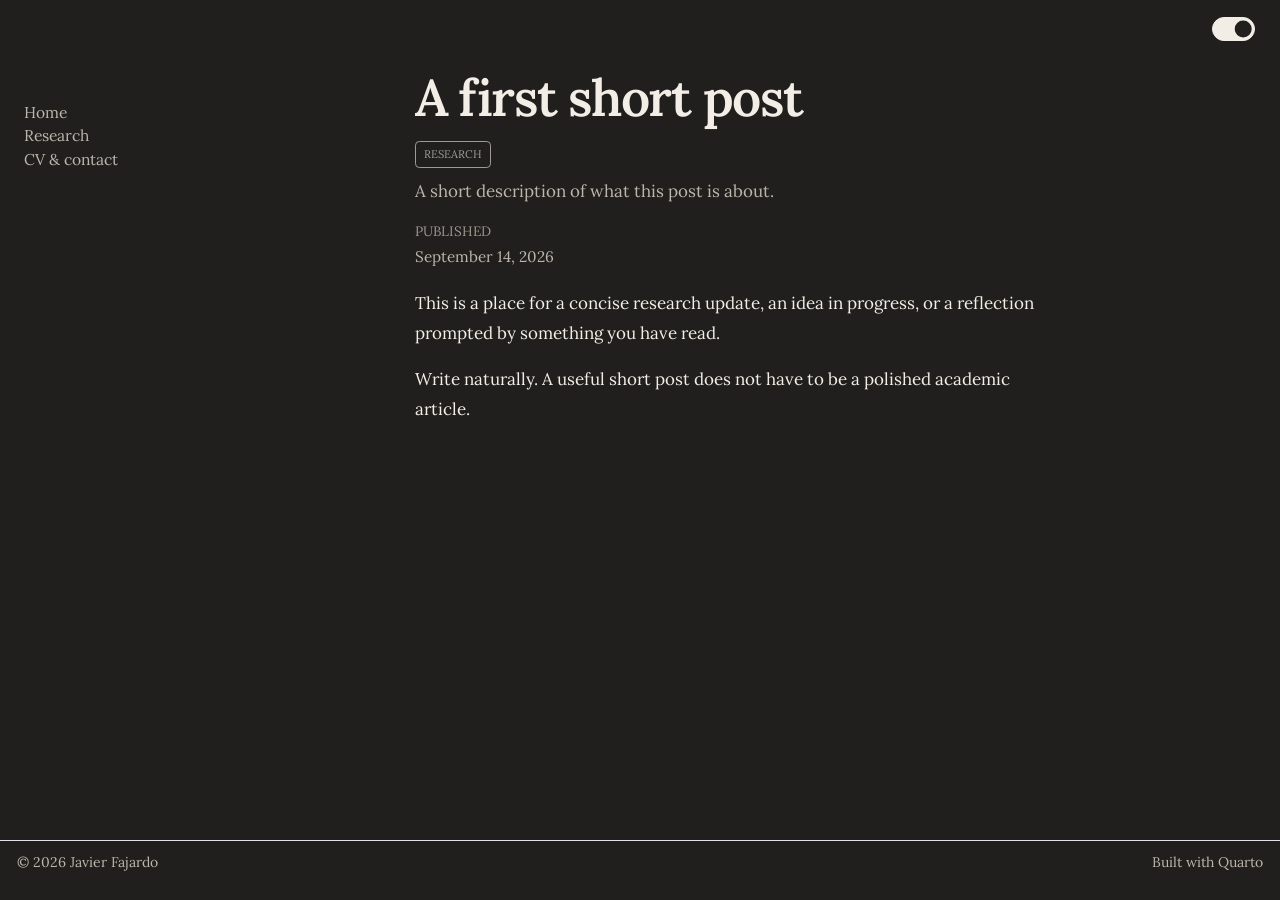
<file: posts/first-post.html>
<!DOCTYPE html>
<html xmlns="http://www.w3.org/1999/xhtml" lang="en" xml:lang="en"><head>

<meta charset="utf-8">
<meta name="generator" content="quarto-1.9.37">

<meta name="viewport" content="width=device-width, initial-scale=1.0, user-scalable=yes">

<meta name="dcterms.date" content="2026-09-14">
<meta name="description" content="A short description of what this post is about.">

<title>A first short post – Javier Fajardo</title>
<style>
/* Default styles provided by pandoc.
** See https://pandoc.org/MANUAL.html#variables-for-html for config info.
*/
code{white-space: pre-wrap;}
span.smallcaps{font-variant: small-caps;}
div.columns{display: flex; gap: min(4vw, 1.5em);}
div.column{flex: auto; overflow-x: auto;}
div.hanging-indent{margin-left: 1.5em; text-indent: -1.5em;}
ul.task-list{list-style: none;}
ul.task-list li input[type="checkbox"] {
  width: 0.8em;
  margin: 0 0.8em 0.2em -1em; /* quarto-specific, see https://github.com/quarto-dev/quarto-cli/issues/4556 */ 
  vertical-align: middle;
}
</style>


<script src="../site_libs/quarto-nav/quarto-nav.js"></script>
<script src="../site_libs/quarto-nav/headroom.min.js"></script>
<script src="../site_libs/clipboard/clipboard.min.js"></script>
<script src="../site_libs/quarto-search/autocomplete.umd.js"></script>
<script src="../site_libs/quarto-search/fuse.min.js"></script>
<script src="../site_libs/quarto-search/quarto-search.js"></script>
<meta name="quarto:offset" content="../">
<link href="../images/favicon.svg" rel="icon" type="image/svg+xml">
<script src="../site_libs/quarto-html/quarto.js" type="module"></script>
<script src="../site_libs/quarto-html/tabsets/tabsets.js" type="module"></script>
<script src="../site_libs/quarto-html/popper.min.js"></script>
<script src="../site_libs/quarto-html/tippy.umd.min.js"></script>
<script src="../site_libs/quarto-html/anchor.min.js"></script>
<link href="../site_libs/quarto-html/tippy.css" rel="stylesheet">
<link href="../site_libs/quarto-html/quarto-syntax-highlighting-7f8f88aac4f3542376d5c11b86a4c14d.css" rel="stylesheet" id="quarto-text-highlighting-styles">
<script src="../site_libs/bootstrap/bootstrap.min.js"></script>
<link href="../site_libs/bootstrap/bootstrap-icons.css" rel="stylesheet">
<link href="../site_libs/bootstrap/bootstrap-104f2622452aeaad4c018a66f4effed7.min.css" rel="stylesheet" append-hash="true" id="quarto-bootstrap" data-mode="light">
<script id="quarto-search-options" type="application/json">{
  "location": "sidebar",
  "copy-button": false,
  "collapse-after": 3,
  "panel-placement": "start",
  "type": "textbox",
  "limit": 50,
  "keyboard-shortcut": [
    "f",
    "/",
    "s"
  ],
  "show-item-context": false,
  "language": {
    "search-no-results-text": "No results",
    "search-matching-documents-text": "matching documents",
    "search-copy-link-title": "Copy link to search",
    "search-hide-matches-text": "Hide additional matches",
    "search-more-match-text": "more match in this document",
    "search-more-matches-text": "more matches in this document",
    "search-clear-button-title": "Clear",
    "search-text-placeholder": "",
    "search-detached-cancel-button-title": "Cancel",
    "search-submit-button-title": "Submit",
    "search-label": "Search"
  }
}</script>
<style>html{ scroll-behavior: smooth; }</style>
<script>

  document.addEventListener('DOMContentLoaded', () => {

    const savedTheme = localStorage.getItem('theme');

    if (savedTheme !== 'light') document.documentElement.classList.add('dark');



    const button = document.createElement('button');

    button.className = 'theme-toggle';

    button.type = 'button';

    button.setAttribute('aria-label', 'Toggle dark mode');

    button.setAttribute('title', 'Toggle dark mode');

    button.innerHTML = '<span aria-hidden="true"></span>';

    const host = document.querySelector('#quarto-content') || document.body;

    host.appendChild(button);



    button.addEventListener('click', () => {

      document.documentElement.classList.toggle('dark');

      localStorage.setItem('theme', document.documentElement.classList.contains('dark') ? 'dark' : 'light');

    });

  });

</script>



<!-- Moon style -->

<!-- <script>

  document.addEventListener('DOMContentLoaded', () => {

    const savedTheme = localStorage.getItem('theme');

    if (savedTheme !== 'light') document.documentElement.classList.add('dark');



    const button = document.createElement('button');

    button.className = 'theme-toggle';

    button.type = 'button';

    button.setAttribute('aria-label', 'Toggle dark mode');

    button.setAttribute('title', 'Toggle dark mode');

    button.innerHTML = '<span aria-hidden="true">◐</span>';

    const host = document.querySelector('#quarto-content') || document.body;

    host.appendChild(button);



    button.addEventListener('click', () => {

      document.documentElement.classList.toggle('dark');

      localStorage.setItem('theme', document.documentElement.classList.contains('dark') ? 'dark' : 'light');

    });

  });

</script> -->

<meta name="google-site-verification" content="JHCKP9dg2WoFgWSsbFkG-kSPM05Z5X3h9L20Aoi-szg">


<link rel="stylesheet" href="../styles.css">
</head>

<body class="nav-sidebar docked fullcontent quarto-light">

<div id="quarto-search-results"></div>
  <header id="quarto-header" class="headroom fixed-top">
  <nav class="quarto-secondary-nav">
    <div class="container-fluid d-flex">
      <button type="button" class="quarto-btn-toggle btn" data-bs-toggle="collapse" role="button" data-bs-target=".quarto-sidebar-collapse-item" aria-controls="quarto-sidebar" aria-expanded="false" aria-label="Toggle sidebar navigation" onclick="if (window.quartoToggleHeadroom) { window.quartoToggleHeadroom(); }">
        <i class="bi bi-layout-text-sidebar-reverse"></i>
      </button>
        <nav class="quarto-page-breadcrumbs" aria-label="breadcrumb"><ol class="breadcrumb"><li class="breadcrumb-item">
      Javier Fajardo
      </li></ol></nav>
        <a class="flex-grow-1" role="navigation" data-bs-toggle="collapse" data-bs-target=".quarto-sidebar-collapse-item" aria-controls="quarto-sidebar" aria-expanded="false" aria-label="Toggle sidebar navigation" onclick="if (window.quartoToggleHeadroom) { window.quartoToggleHeadroom(); }">      
        </a>
    </div>
  </nav>
</header>
<!-- content -->
<div id="quarto-content" class="quarto-container page-columns page-rows-contents page-layout-article">
<!-- sidebar -->
  <nav id="quarto-sidebar" class="sidebar collapse collapse-horizontal quarto-sidebar-collapse-item sidebar-navigation docked overflow-auto">
    <div class="pt-lg-2 mt-2 text-left sidebar-header">
    <div class="sidebar-title mb-0 py-0">
      <a href="../">Javier Fajardo</a> 
    </div>
      </div>
    <div class="sidebar-menu-container"> 
    <ul class="list-unstyled mt-1">
        <li class="sidebar-item">
  <div class="sidebar-item-container"> 
  <a href="../index.html" class="sidebar-item-text sidebar-link">
 <span class="menu-text">Home</span></a>
  </div>
</li>
        <li class="sidebar-item">
  <div class="sidebar-item-container"> 
  <a href="../research.html" class="sidebar-item-text sidebar-link">
 <span class="menu-text">Research</span></a>
  </div>
</li>
        <li class="sidebar-item">
  <div class="sidebar-item-container"> 
  <a href="../cv.html" class="sidebar-item-text sidebar-link">
 <span class="menu-text">CV &amp; contact</span></a>
  </div>
</li>
    </ul>
    </div>
</nav>
<div id="quarto-sidebar-glass" class="quarto-sidebar-collapse-item" data-bs-toggle="collapse" data-bs-target=".quarto-sidebar-collapse-item"></div>
<!-- margin-sidebar -->
    
<!-- main -->
<main class="content" id="quarto-document-content">

<header id="title-block-header" class="quarto-title-block default">
<div class="quarto-title">
<h1 class="title">A first short post</h1>
  <div class="quarto-categories">
    <div class="quarto-category">Research</div>
  </div>
  </div>

<div>
  <div class="description">
    A short description of what this post is about.
  </div>
</div>


<div class="quarto-title-meta">

    
    <div>
    <div class="quarto-title-meta-heading">Published</div>
    <div class="quarto-title-meta-contents">
      <p class="date">September 14, 2026</p>
    </div>
  </div>
  
    
  </div>
  


</header>


<p>This is a place for a concise research update, an idea in progress, or a reflection prompted by something you have read.</p>
<p>Write naturally. A useful short post does not have to be a polished academic article.</p>



</main> <!-- /main -->
<script id="quarto-html-after-body" type="application/javascript">
  window.document.addEventListener("DOMContentLoaded", function (event) {
    const icon = "";
    const anchorJS = new window.AnchorJS();
    anchorJS.options = {
      placement: 'right',
      icon: icon
    };
    anchorJS.add('.anchored');
    const isCodeAnnotation = (el) => {
      for (const clz of el.classList) {
        if (clz.startsWith('code-annotation-')) {                     
          return true;
        }
      }
      return false;
    }
    const onCopySuccess = function(e) {
      // button target
      const button = e.trigger;
      // don't keep focus
      button.blur();
      // flash "checked"
      button.classList.add('code-copy-button-checked');
      var currentTitle = button.getAttribute("title");
      button.setAttribute("title", "Copied!");
      let tooltip;
      if (window.bootstrap) {
        button.setAttribute("data-bs-toggle", "tooltip");
        button.setAttribute("data-bs-placement", "left");
        button.setAttribute("data-bs-title", "Copied!");
        tooltip = new bootstrap.Tooltip(button, 
          { trigger: "manual", 
            customClass: "code-copy-button-tooltip",
            offset: [0, -8]});
        tooltip.show();    
      }
      setTimeout(function() {
        if (tooltip) {
          tooltip.hide();
          button.removeAttribute("data-bs-title");
          button.removeAttribute("data-bs-toggle");
          button.removeAttribute("data-bs-placement");
        }
        button.setAttribute("title", currentTitle);
        button.classList.remove('code-copy-button-checked');
      }, 1000);
      // clear code selection
      e.clearSelection();
    }
    const getTextToCopy = function(trigger) {
      const outerScaffold = trigger.parentElement.cloneNode(true);
      const codeEl = outerScaffold.querySelector('code');
      for (const childEl of codeEl.children) {
        if (isCodeAnnotation(childEl)) {
          childEl.remove();
        }
      }
      return codeEl.innerText;
    }
    const clipboard = new window.ClipboardJS('.code-copy-button:not([data-in-quarto-modal])', {
      text: getTextToCopy
    });
    clipboard.on('success', onCopySuccess);
    if (window.document.getElementById('quarto-embedded-source-code-modal')) {
      const clipboardModal = new window.ClipboardJS('.code-copy-button[data-in-quarto-modal]', {
        text: getTextToCopy,
        container: window.document.getElementById('quarto-embedded-source-code-modal')
      });
      clipboardModal.on('success', onCopySuccess);
    }
      var localhostRegex = new RegExp(/^(?:http|https):\/\/localhost\:?[0-9]*\//);
      var mailtoRegex = new RegExp(/^mailto:/);
        var filterRegex = new RegExp("https:\/\/fajardojavier\.github\.io\/");
      var isInternal = (href) => {
          return filterRegex.test(href) || localhostRegex.test(href) || mailtoRegex.test(href);
      }
      // Inspect non-navigation links and adorn them if external
     var links = window.document.querySelectorAll('a[href]:not(.nav-link):not(.navbar-brand):not(.toc-action):not(.sidebar-link):not(.sidebar-item-toggle):not(.pagination-link):not(.no-external):not([aria-hidden]):not(.dropdown-item):not(.quarto-navigation-tool):not(.about-link)');
      for (var i=0; i<links.length; i++) {
        const link = links[i];
        if (!isInternal(link.href)) {
          // undo the damage that might have been done by quarto-nav.js in the case of
          // links that we want to consider external
          if (link.dataset.originalHref !== undefined) {
            link.href = link.dataset.originalHref;
          }
        }
      }
    function tippyHover(el, contentFn, onTriggerFn, onUntriggerFn) {
      const config = {
        allowHTML: true,
        maxWidth: 500,
        delay: 100,
        arrow: false,
        appendTo: function(el) {
            return el.parentElement;
        },
        interactive: true,
        interactiveBorder: 10,
        theme: 'quarto',
        placement: 'bottom-start',
      };
      if (contentFn) {
        config.content = contentFn;
      }
      if (onTriggerFn) {
        config.onTrigger = onTriggerFn;
      }
      if (onUntriggerFn) {
        config.onUntrigger = onUntriggerFn;
      }
      window.tippy(el, config); 
    }
    const noterefs = window.document.querySelectorAll('a[role="doc-noteref"]');
    for (var i=0; i<noterefs.length; i++) {
      const ref = noterefs[i];
      tippyHover(ref, function() {
        // use id or data attribute instead here
        let href = ref.getAttribute('data-footnote-href') || ref.getAttribute('href');
        try { href = new URL(href).hash; } catch {}
        const id = href.replace(/^#\/?/, "");
        const note = window.document.getElementById(id);
        if (note) {
          return note.innerHTML;
        } else {
          return "";
        }
      });
    }
    const xrefs = window.document.querySelectorAll('a.quarto-xref');
    const processXRef = (id, note) => {
      // Strip column container classes
      const stripColumnClz = (el) => {
        el.classList.remove("page-full", "page-columns");
        if (el.children) {
          for (const child of el.children) {
            stripColumnClz(child);
          }
        }
      }
      stripColumnClz(note)
      if (id === null || id.startsWith('sec-')) {
        // Special case sections, only their first couple elements
        const container = document.createElement("div");
        if (note.children && note.children.length > 2) {
          container.appendChild(note.children[0].cloneNode(true));
          for (let i = 1; i < note.children.length; i++) {
            const child = note.children[i];
            if (child.tagName === "P" && child.innerText === "") {
              continue;
            } else {
              container.appendChild(child.cloneNode(true));
              break;
            }
          }
          if (window.Quarto?.typesetMath) {
            window.Quarto.typesetMath(container);
          }
          return container.innerHTML
        } else {
          if (window.Quarto?.typesetMath) {
            window.Quarto.typesetMath(note);
          }
          return note.innerHTML;
        }
      } else {
        // Remove any anchor links if they are present
        const anchorLink = note.querySelector('a.anchorjs-link');
        if (anchorLink) {
          anchorLink.remove();
        }
        if (window.Quarto?.typesetMath) {
          window.Quarto.typesetMath(note);
        }
        if (note.classList.contains("callout")) {
          return note.outerHTML;
        } else {
          return note.innerHTML;
        }
      }
    }
    for (var i=0; i<xrefs.length; i++) {
      const xref = xrefs[i];
      tippyHover(xref, undefined, function(instance) {
        instance.disable();
        let url = xref.getAttribute('href');
        let hash = undefined; 
        if (url.startsWith('#')) {
          hash = url;
        } else {
          try { hash = new URL(url).hash; } catch {}
        }
        if (hash) {
          const id = hash.replace(/^#\/?/, "");
          const note = window.document.getElementById(id);
          if (note !== null) {
            try {
              const html = processXRef(id, note.cloneNode(true));
              instance.setContent(html);
            } finally {
              instance.enable();
              instance.show();
            }
          } else {
            // See if we can fetch this
            fetch(url.split('#')[0])
            .then(res => res.text())
            .then(html => {
              const parser = new DOMParser();
              const htmlDoc = parser.parseFromString(html, "text/html");
              const note = htmlDoc.getElementById(id);
              if (note !== null) {
                const html = processXRef(id, note);
                instance.setContent(html);
              } 
            }).finally(() => {
              instance.enable();
              instance.show();
            });
          }
        } else {
          // See if we can fetch a full url (with no hash to target)
          // This is a special case and we should probably do some content thinning / targeting
          fetch(url)
          .then(res => res.text())
          .then(html => {
            const parser = new DOMParser();
            const htmlDoc = parser.parseFromString(html, "text/html");
            const note = htmlDoc.querySelector('main.content');
            if (note !== null) {
              // This should only happen for chapter cross references
              // (since there is no id in the URL)
              // remove the first header
              if (note.children.length > 0 && note.children[0].tagName === "HEADER") {
                note.children[0].remove();
              }
              const html = processXRef(null, note);
              instance.setContent(html);
            } 
          }).finally(() => {
            instance.enable();
            instance.show();
          });
        }
      }, function(instance) {
      });
    }
        let selectedAnnoteEl;
        const selectorForAnnotation = ( cell, annotation) => {
          let cellAttr = 'data-code-cell="' + cell + '"';
          let lineAttr = 'data-code-annotation="' +  annotation + '"';
          const selector = 'span[' + cellAttr + '][' + lineAttr + ']';
          return selector;
        }
        const selectCodeLines = (annoteEl) => {
          const doc = window.document;
          const targetCell = annoteEl.getAttribute("data-target-cell");
          const targetAnnotation = annoteEl.getAttribute("data-target-annotation");
          const annoteSpan = window.document.querySelector(selectorForAnnotation(targetCell, targetAnnotation));
          const lines = annoteSpan.getAttribute("data-code-lines").split(",");
          const lineIds = lines.map((line) => {
            return targetCell + "-" + line;
          })
          let top = null;
          let height = null;
          let parent = null;
          if (lineIds.length > 0) {
              //compute the position of the single el (top and bottom and make a div)
              const el = window.document.getElementById(lineIds[0]);
              top = el.offsetTop;
              height = el.offsetHeight;
              parent = el.parentElement.parentElement;
            if (lineIds.length > 1) {
              const lastEl = window.document.getElementById(lineIds[lineIds.length - 1]);
              const bottom = lastEl.offsetTop + lastEl.offsetHeight;
              height = bottom - top;
            }
            if (top !== null && height !== null && parent !== null) {
              // cook up a div (if necessary) and position it 
              let div = window.document.getElementById("code-annotation-line-highlight");
              if (div === null) {
                div = window.document.createElement("div");
                div.setAttribute("id", "code-annotation-line-highlight");
                div.style.position = 'absolute';
                parent.appendChild(div);
              }
              div.style.top = top - 2 + "px";
              div.style.height = height + 4 + "px";
              div.style.left = 0;
              let gutterDiv = window.document.getElementById("code-annotation-line-highlight-gutter");
              if (gutterDiv === null) {
                gutterDiv = window.document.createElement("div");
                gutterDiv.setAttribute("id", "code-annotation-line-highlight-gutter");
                gutterDiv.style.position = 'absolute';
                const codeCell = window.document.getElementById(targetCell);
                const gutter = codeCell.querySelector('.code-annotation-gutter');
                gutter.appendChild(gutterDiv);
              }
              gutterDiv.style.top = top - 2 + "px";
              gutterDiv.style.height = height + 4 + "px";
            }
            selectedAnnoteEl = annoteEl;
          }
        };
        const unselectCodeLines = () => {
          const elementsIds = ["code-annotation-line-highlight", "code-annotation-line-highlight-gutter"];
          elementsIds.forEach((elId) => {
            const div = window.document.getElementById(elId);
            if (div) {
              div.remove();
            }
          });
          selectedAnnoteEl = undefined;
        };
          // Handle positioning of the toggle
      window.addEventListener(
        "resize",
        throttle(() => {
          elRect = undefined;
          if (selectedAnnoteEl) {
            selectCodeLines(selectedAnnoteEl);
          }
        }, 10)
      );
      function throttle(fn, ms) {
      let throttle = false;
      let timer;
        return (...args) => {
          if(!throttle) { // first call gets through
              fn.apply(this, args);
              throttle = true;
          } else { // all the others get throttled
              if(timer) clearTimeout(timer); // cancel #2
              timer = setTimeout(() => {
                fn.apply(this, args);
                timer = throttle = false;
              }, ms);
          }
        };
      }
        // Attach click handler to the DT
        const annoteDls = window.document.querySelectorAll('dt[data-target-cell]');
        for (const annoteDlNode of annoteDls) {
          annoteDlNode.addEventListener('click', (event) => {
            const clickedEl = event.target;
            if (clickedEl !== selectedAnnoteEl) {
              unselectCodeLines();
              const activeEl = window.document.querySelector('dt[data-target-cell].code-annotation-active');
              if (activeEl) {
                activeEl.classList.remove('code-annotation-active');
              }
              selectCodeLines(clickedEl);
              clickedEl.classList.add('code-annotation-active');
            } else {
              // Unselect the line
              unselectCodeLines();
              clickedEl.classList.remove('code-annotation-active');
            }
          });
        }
    const findCites = (el) => {
      const parentEl = el.parentElement;
      if (parentEl) {
        const cites = parentEl.dataset.cites;
        if (cites) {
          return {
            el,
            cites: cites.split(' ')
          };
        } else {
          return findCites(el.parentElement)
        }
      } else {
        return undefined;
      }
    };
    var bibliorefs = window.document.querySelectorAll('a[role="doc-biblioref"]');
    for (var i=0; i<bibliorefs.length; i++) {
      const ref = bibliorefs[i];
      const citeInfo = findCites(ref);
      if (citeInfo) {
        tippyHover(citeInfo.el, function() {
          var popup = window.document.createElement('div');
          citeInfo.cites.forEach(function(cite) {
            var citeDiv = window.document.createElement('div');
            citeDiv.classList.add('hanging-indent');
            citeDiv.classList.add('csl-entry');
            var biblioDiv = window.document.getElementById('ref-' + cite);
            if (biblioDiv) {
              citeDiv.innerHTML = biblioDiv.innerHTML;
            }
            popup.appendChild(citeDiv);
          });
          return popup.innerHTML;
        });
      }
    }
  });
  </script>
</div> <!-- /content -->
<footer class="footer">
  <div class="nav-footer">
    <div class="nav-footer-left">
<p>© 2026 Javier Fajardo</p>
</div>   
    <div class="nav-footer-center">
      &nbsp;
    </div>
    <div class="nav-footer-right">
<p>Built with Quarto</p>
</div>
  </div>
</footer>




<script src="../site_libs/quarto-html/zenscroll-min.js"></script>
</body></html>
</file>
<file: site_libs/quarto-html/tippy.css>
.tippy-box[data-animation=fade][data-state=hidden]{opacity:0}[data-tippy-root]{max-width:calc(100vw - 10px)}.tippy-box{position:relative;background-color:#333;color:#fff;border-radius:4px;font-size:14px;line-height:1.4;white-space:normal;outline:0;transition-property:transform,visibility,opacity}.tippy-box[data-placement^=top]>.tippy-arrow{bottom:0}.tippy-box[data-placement^=top]>.tippy-arrow:before{bottom:-7px;left:0;border-width:8px 8px 0;border-top-color:initial;transform-origin:center top}.tippy-box[data-placement^=bottom]>.tippy-arrow{top:0}.tippy-box[data-placement^=bottom]>.tippy-arrow:before{top:-7px;left:0;border-width:0 8px 8px;border-bottom-color:initial;transform-origin:center bottom}.tippy-box[data-placement^=left]>.tippy-arrow{right:0}.tippy-box[data-placement^=left]>.tippy-arrow:before{border-width:8px 0 8px 8px;border-left-color:initial;right:-7px;transform-origin:center left}.tippy-box[data-placement^=right]>.tippy-arrow{left:0}.tippy-box[data-placement^=right]>.tippy-arrow:before{left:-7px;border-width:8px 8px 8px 0;border-right-color:initial;transform-origin:center right}.tippy-box[data-inertia][data-state=visible]{transition-timing-function:cubic-bezier(.54,1.5,.38,1.11)}.tippy-arrow{width:16px;height:16px;color:#333}.tippy-arrow:before{content:"";position:absolute;border-color:transparent;border-style:solid}.tippy-content{position:relative;padding:5px 9px;z-index:1}
</file>
<file: site_libs/quarto-html/quarto-syntax-highlighting-7f8f88aac4f3542376d5c11b86a4c14d.css>
/* quarto syntax highlight colors */
:root {
  --quarto-hl-ot-color: #003B4F;
  --quarto-hl-at-color: #657422;
  --quarto-hl-ss-color: #20794D;
  --quarto-hl-an-color: #5E5E5E;
  --quarto-hl-fu-color: #4758AB;
  --quarto-hl-st-color: #20794D;
  --quarto-hl-cf-color: #003B4F;
  --quarto-hl-op-color: #5E5E5E;
  --quarto-hl-er-color: #AD0000;
  --quarto-hl-bn-color: #AD0000;
  --quarto-hl-al-color: #AD0000;
  --quarto-hl-va-color: #111111;
  --quarto-hl-bu-color: inherit;
  --quarto-hl-ex-color: inherit;
  --quarto-hl-pp-color: #AD0000;
  --quarto-hl-in-color: #5E5E5E;
  --quarto-hl-vs-color: #20794D;
  --quarto-hl-wa-color: #5E5E5E;
  --quarto-hl-do-color: #5E5E5E;
  --quarto-hl-im-color: #00769E;
  --quarto-hl-ch-color: #20794D;
  --quarto-hl-dt-color: #AD0000;
  --quarto-hl-fl-color: #AD0000;
  --quarto-hl-co-color: #5E5E5E;
  --quarto-hl-cv-color: #5E5E5E;
  --quarto-hl-cn-color: #8f5902;
  --quarto-hl-sc-color: #5E5E5E;
  --quarto-hl-dv-color: #AD0000;
  --quarto-hl-kw-color: #003B4F;
}

/* other quarto variables */
:root {
  --quarto-font-monospace: SFMono-Regular, Menlo, Monaco, Consolas, "Liberation Mono", "Courier New", monospace;
}

/* syntax highlight based on Pandoc's rules */
pre > code.sourceCode > span {
  color: #003B4F;
}

code.sourceCode > span {
  color: #003B4F;
}

div.sourceCode,
div.sourceCode pre.sourceCode {
  color: #003B4F;
}

/* Normal */
code span {
  color: #003B4F;
}

/* Alert */
code span.al {
  color: #AD0000;
  font-style: inherit;
}

/* Annotation */
code span.an {
  color: #5E5E5E;
  font-style: inherit;
}

/* Attribute */
code span.at {
  color: #657422;
  font-style: inherit;
}

/* BaseN */
code span.bn {
  color: #AD0000;
  font-style: inherit;
}

/* BuiltIn */
code span.bu {
  font-style: inherit;
}

/* ControlFlow */
code span.cf {
  color: #003B4F;
  font-weight: bold;
  font-style: inherit;
}

/* Char */
code span.ch {
  color: #20794D;
  font-style: inherit;
}

/* Constant */
code span.cn {
  color: #8f5902;
  font-style: inherit;
}

/* Comment */
code span.co {
  color: #5E5E5E;
  font-style: inherit;
}

/* CommentVar */
code span.cv {
  color: #5E5E5E;
  font-style: italic;
}

/* Documentation */
code span.do {
  color: #5E5E5E;
  font-style: italic;
}

/* DataType */
code span.dt {
  color: #AD0000;
  font-style: inherit;
}

/* DecVal */
code span.dv {
  color: #AD0000;
  font-style: inherit;
}

/* Error */
code span.er {
  color: #AD0000;
  font-style: inherit;
}

/* Extension */
code span.ex {
  font-style: inherit;
}

/* Float */
code span.fl {
  color: #AD0000;
  font-style: inherit;
}

/* Function */
code span.fu {
  color: #4758AB;
  font-style: inherit;
}

/* Import */
code span.im {
  color: #00769E;
  font-style: inherit;
}

/* Information */
code span.in {
  color: #5E5E5E;
  font-style: inherit;
}

/* Keyword */
code span.kw {
  color: #003B4F;
  font-weight: bold;
  font-style: inherit;
}

/* Operator */
code span.op {
  color: #5E5E5E;
  font-style: inherit;
}

/* Other */
code span.ot {
  color: #003B4F;
  font-style: inherit;
}

/* Preprocessor */
code span.pp {
  color: #AD0000;
  font-style: inherit;
}

/* SpecialChar */
code span.sc {
  color: #5E5E5E;
  font-style: inherit;
}

/* SpecialString */
code span.ss {
  color: #20794D;
  font-style: inherit;
}

/* String */
code span.st {
  color: #20794D;
  font-style: inherit;
}

/* Variable */
code span.va {
  color: #111111;
  font-style: inherit;
}

/* VerbatimString */
code span.vs {
  color: #20794D;
  font-style: inherit;
}

/* Warning */
code span.wa {
  color: #5E5E5E;
  font-style: italic;
}

.prevent-inlining {
  content: "</";
}

/*# sourceMappingURL=789ad8cd35626ba772517505b42a116e.css.map */
</file>
<file: styles.css>
@import url('https://fonts.googleapis.com/css2?family=Lora:ital,wght@0,400;0,500;0,600;0,700;1,400;1,500&display=swap');

:root {
  --ink: #201f1d;
  --paper: #f8f6f1;
  --muted: #716d66;
  --line: #dedbd3;
  --accent: #596d60;
}

:root.dark {
  --ink: #f2eee6;
  --paper: #201f1d;
  --muted: #bbb5aa;
  --line: #4b4842;
  --accent: #aec2b2;
  --link: #b7d4ec;
}

html { scroll-behavior: smooth; }

body {
  background: var(--paper);
  color: var(--ink);
  font-family: "Lora", Iowan Old Style, Baskerville, "Times New Roman", serif;
  font-size: 17px;
  line-height: 1.75;
}

/* Switcher version of toggle */
.theme-toggle {
  appearance: none;
  background: transparent;
  border: 1px solid var(--ink);
  border-radius: 999px;
  color: var(--ink);
  cursor: pointer;
  height: 1.4rem;
  width: 2.5rem;
  position: fixed;
  right: 1.5rem;
  top: 1rem;
  z-index: 1100;
  display: flex;
  align-items: center;
  padding: 0.15rem;
  box-sizing: border-box;
  transition: background-color 200ms ease, border-color 200ms ease;
}

.theme-toggle span {
  display: block;
  width: 1rem;
  height: 1rem;
  background: var(--ink);
  border-radius: 50%;
  transform: translate(0, -5.5px);
  transition: transform 200ms ease, background-color 200ms ease;
}

:root.dark .theme-toggle {
  background: var(--ink);
  border-color: var(--ink);
}

:root.dark .theme-toggle span {
  background: var(--paper);
  transform: translate(1.1rem, -5.5px);
}

.theme-toggle:hover { border-color: var(--accent); color: var(--accent); }

/* Hide title ("Javier Fajardo") from sidebar*/
.sidebar-title {
  display: none;
}
#quarto-content { background: var(--paper); }
#quarto-document-content { max-width: 690px; margin: 0 auto; padding: 4rem 2rem 5rem; }

#quarto-sidebar {
  background: var(--paper);
  /* border-right: 1px solid var(--line); */
  border-right: none !important;
  padding: 3.7rem 1.4rem;
}

#quarto-sidebar .sidebar-item-text,
#quarto-sidebar .sidebar-link { color: var(--muted); font-size: .92rem; }

#quarto-sidebar .sidebar-link:hover,
#quarto-sidebar .sidebar-link.active { color: var(--ink); }

#quarto-sidebar .sidebar-item-container { margin: .25rem 0; }

h1, h2, h3, .title {
  color: var(--ink);
  font-weight: 600;
  letter-spacing: -0.025em;
  line-height: 1.2;
}

h1, .title { font-size: clamp(2rem, 4vw, 3.35rem); margin: 1.5rem 0 1.15rem; }
h2 { font-size: 1.45rem; margin-top: 2.7rem; }
h3 { font-size: 1.1rem; margin-bottom: .15rem; }

a { color: var(--link); text-decoration-thickness: 1px; text-underline-offset: 3px; }
a:hover { color: var(--accent); }
.accent { color: var(--accent); }

.button-link {
  display: inline-block;
  margin-top: .4rem;
  border-bottom: 1px solid currentColor;
  color: var(--ink);
  font-size: .92rem;
  font-weight: 600;
  text-decoration: none;
}

.recent-list { border-top: 1px solid var(--line); padding: 1.15rem 0 .15rem; }
.recent-list h3 { margin-top: 0; }
.recent-list p { color: var(--muted); font-size: .92rem; margin-top: .15rem; }
.about-entity { margin-top: 2rem; }
.about-image { max-width: 160px !important; border: 1px solid var(--line); }
.about-links .about-link { font-size: .9rem; }
.quarto-title-meta, .description { color: var(--muted); }
.listing-item { border-bottom: 1px solid var(--line); padding: 1.3rem 0 !important; }
.listing-title { font-weight: 600; }
.page-footer { color: var(--muted); border-top: 1px solid var(--line); font-size: .78rem; }

.profile-links {
  margin: 0.5rem 0 1.75rem;
  display: flex;
  flex-wrap: wrap;
}

.profile-links a {
  color: var(--accent);
  text-decoration: none;
  margin-right: 1.5rem;
}

.profile-links a:hover {
  text-decoration: underline;
}

.profile-links i {
  margin-right: 0.3rem;
}

.nav-footer {
  background: var(--paper) !important;
  color: var(--muted);
}

.nav-footer a {
  color: var(--muted);
}



/* Quarto's top-bar layout */
@media (max-width: 991px) {

  .theme-toggle {
    top: 0.5rem;
    right: 1rem;
  }

  .theme-toggle span {
    transform: translate(0, 1px);
  }

  :root.dark .theme-toggle span {
    transform: translate(1.1rem, 1px);
  }

  /* Top-bar colours */
  .quarto-secondary-nav {
    background: var(--paper) !important;
    color: var(--ink);
    border-bottom: 1px solid var(--line);
  }

  .quarto-secondary-nav .quarto-page-breadcrumbs a {
    color: var(--ink) !important;
  }

  .quarto-secondary-nav .quarto-btn-toggle {
    color: var(--ink);
  }

  /* Hide the Home breadcrumb on the homepage */
  body:has(.quarto-page-breadcrumbs .breadcrumb-item:only-child)
    .quarto-page-breadcrumbs {
    display: none;
  }

  /* Hamburger / X navigation button */
  .quarto-secondary-nav .quarto-btn-toggle {
    color: var(--ink);
    background: transparent;
    border: 0;
    box-shadow: none;
    width: 2.5rem;
    height: 2.5rem;
    padding: 0;
    position: relative;
  }

  .quarto-secondary-nav .quarto-btn-toggle i {
    display: none;
  }

  .quarto-secondary-nav .quarto-btn-toggle::before {
    content: "";
    position: absolute;
    left: 50%;
    top: 50%;
    width: 1.15rem;
    height: 2px;
    background: currentColor;
    transform: translate(-50%, -50%);
    box-shadow: 0 -5px 0 currentColor, 0 5px 0 currentColor;
    transition: transform 180ms ease, box-shadow 180ms ease;
  }

  .quarto-secondary-nav .quarto-btn-toggle::after {
    content: "";
    position: absolute;
    left: 50%;
    top: 50%;
    width: 1.15rem;
    height: 2px;
    background: currentColor;
    transform: translate(-50%, -50%) rotate(45deg);
    opacity: 0;
    transition: transform 180ms ease, opacity 180ms ease;
  }

  .quarto-secondary-nav .quarto-btn-toggle[aria-expanded="true"]::before {
    transform: translate(-50%, -50%) rotate(45deg);
    box-shadow: none;
  }

  .quarto-secondary-nav .quarto-btn-toggle[aria-expanded="true"]::after {
    transform: translate(-50%, -50%) rotate(-45deg);
    opacity: 1;
  }

}


/* Narrow phone layout */
@media (max-width: 600px) {

  #quarto-document-content {
    padding: 2.2rem 1.25rem 4rem;
  }

  /* .theme-toggle {   already governed by 991px media
    right: 1rem;
    top: 1rem;
  } */

  body {
    font-size: 16px;
  }

  .navbar-nav .nav-link {
    margin-left: 0;
  }

}


/* Digital business card */

.card-page {
  text-align: center;
}

.card-subtitle {
  color: var(--ink);
  font-size: 1.05rem;
  margin: -0.7rem 0 0.2rem;
}

.card-affiliation {
  color: var(--muted);
  margin: 0 0 2rem;
}

.card-actions {
  margin-top: 1.75rem;
  text-align: center;
}

.card-primary-action {
  display: inline-block;
  background: var(--ink);
  color: var(--paper);
  padding: 0.65rem 1.2rem;
  border-radius: 999px;
  text-decoration: none;
  font-size: 0.95rem;
  font-weight: 600;
  margin-top: 1.5rem;
}

.card-primary-action:hover {
  background: var(--accent);
  color: var(--paper);
  text-decoration: none;
}

.card-links {
  display: flex;
  flex-direction: column;
  align-items: center;
  gap: 0.75rem;
  margin-top: 0;
}

.card-links a {
  display: block;
  color: var(--accent);
  text-decoration: none;
}

.card-links a:hover {
  text-decoration: underline;
}

.card-links i {
  display: inline-block;
  width: 1.25rem;
  margin-right: 0.45rem;
  text-align: center;
  color: inherit;
}


/* Printable / visual business card */

.card-print-page {
  max-width: 32rem;
  margin: 0 auto;
  padding: 2rem 1.5rem 3rem;
  text-align: center;
}

.card-print-page h1 {
  margin-bottom: 0;
}

.card-print-contact {
  margin-top: 2rem;
}

.card-print-contact p {
  margin: 0.75rem 0;
  color: var(--accent);
}

.card-print-contact i {
  display: inline-block;
  width: 1.25rem;
  margin-right: 0.45rem;
  text-align: center;
}

.card-print-qr {
  margin-top: 2rem;
}

.card-print-qr img {
  display: block;
  width: 150px;
  height: 150px;
  margin: 0 auto;
}

.card-print-qr p {
  margin-top: 0.9rem;
  color: var(--muted);
  font-size: 0.95rem;
}
</file>
